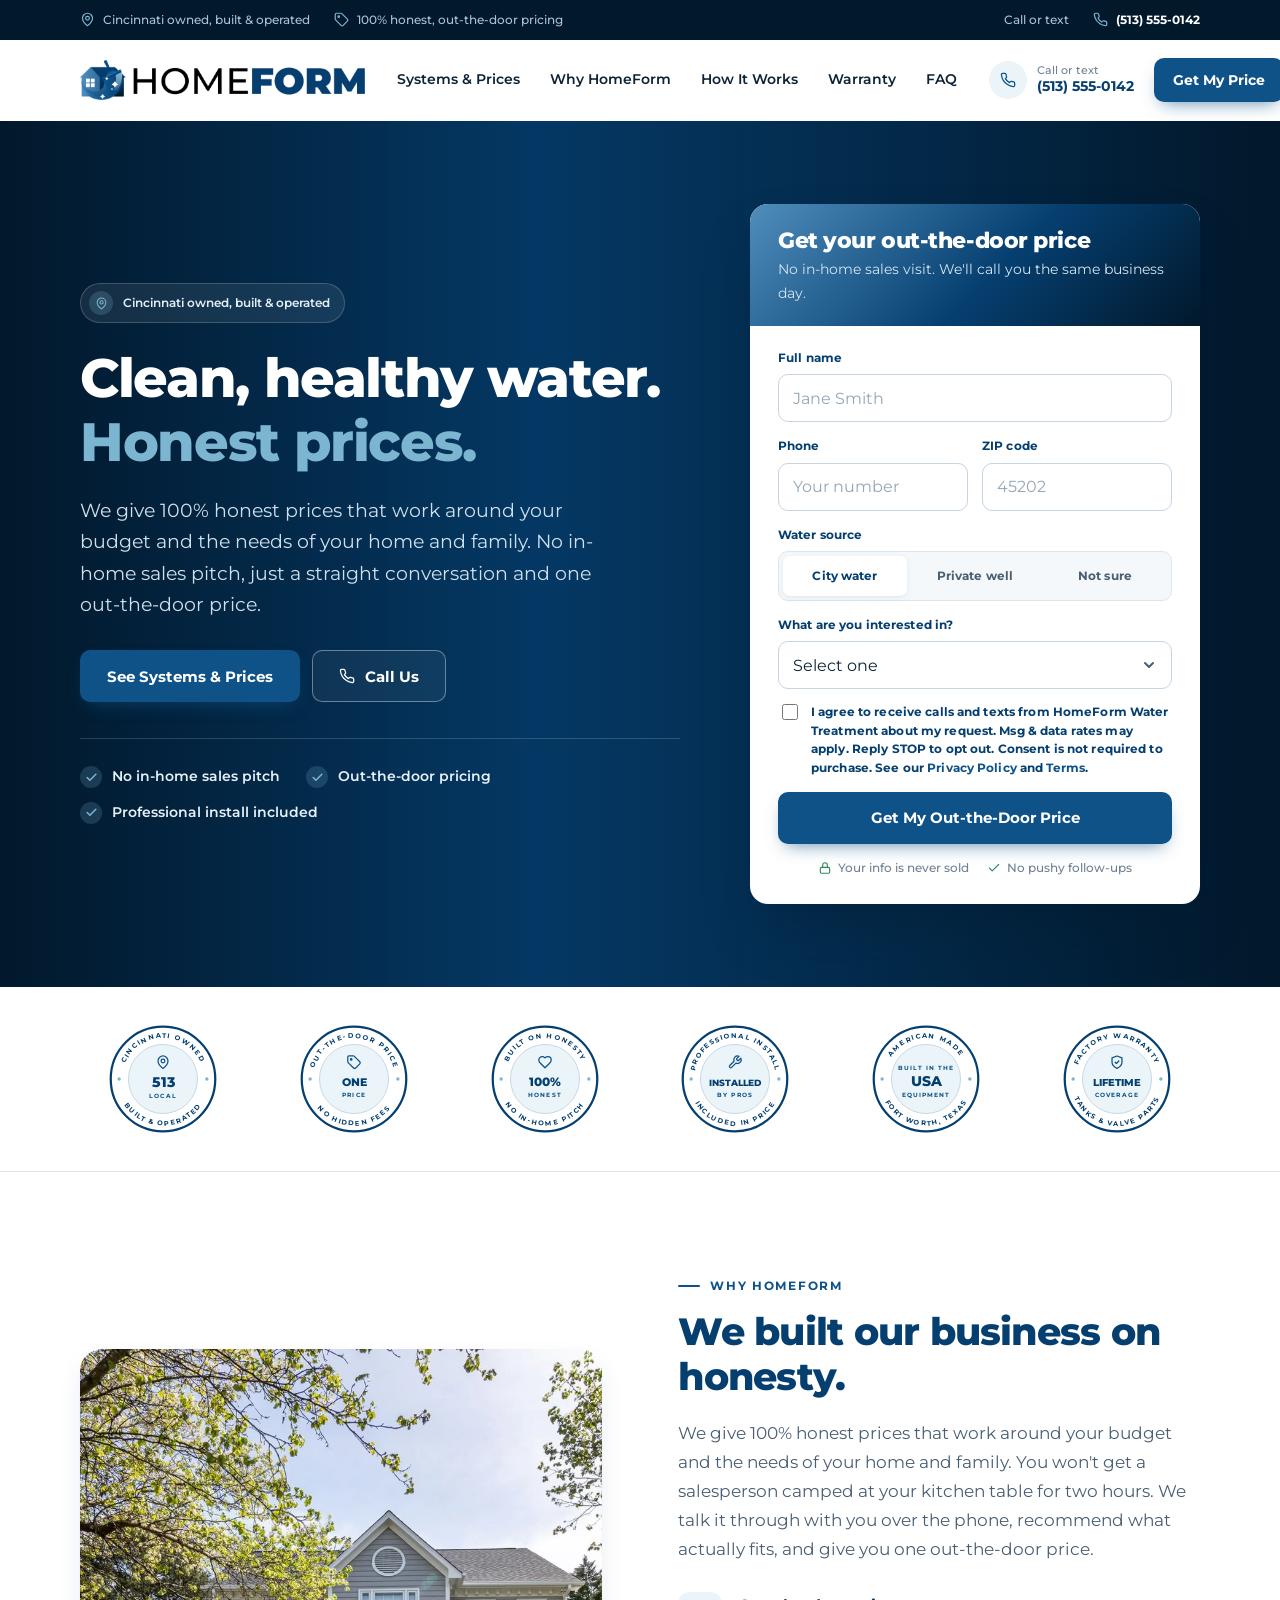
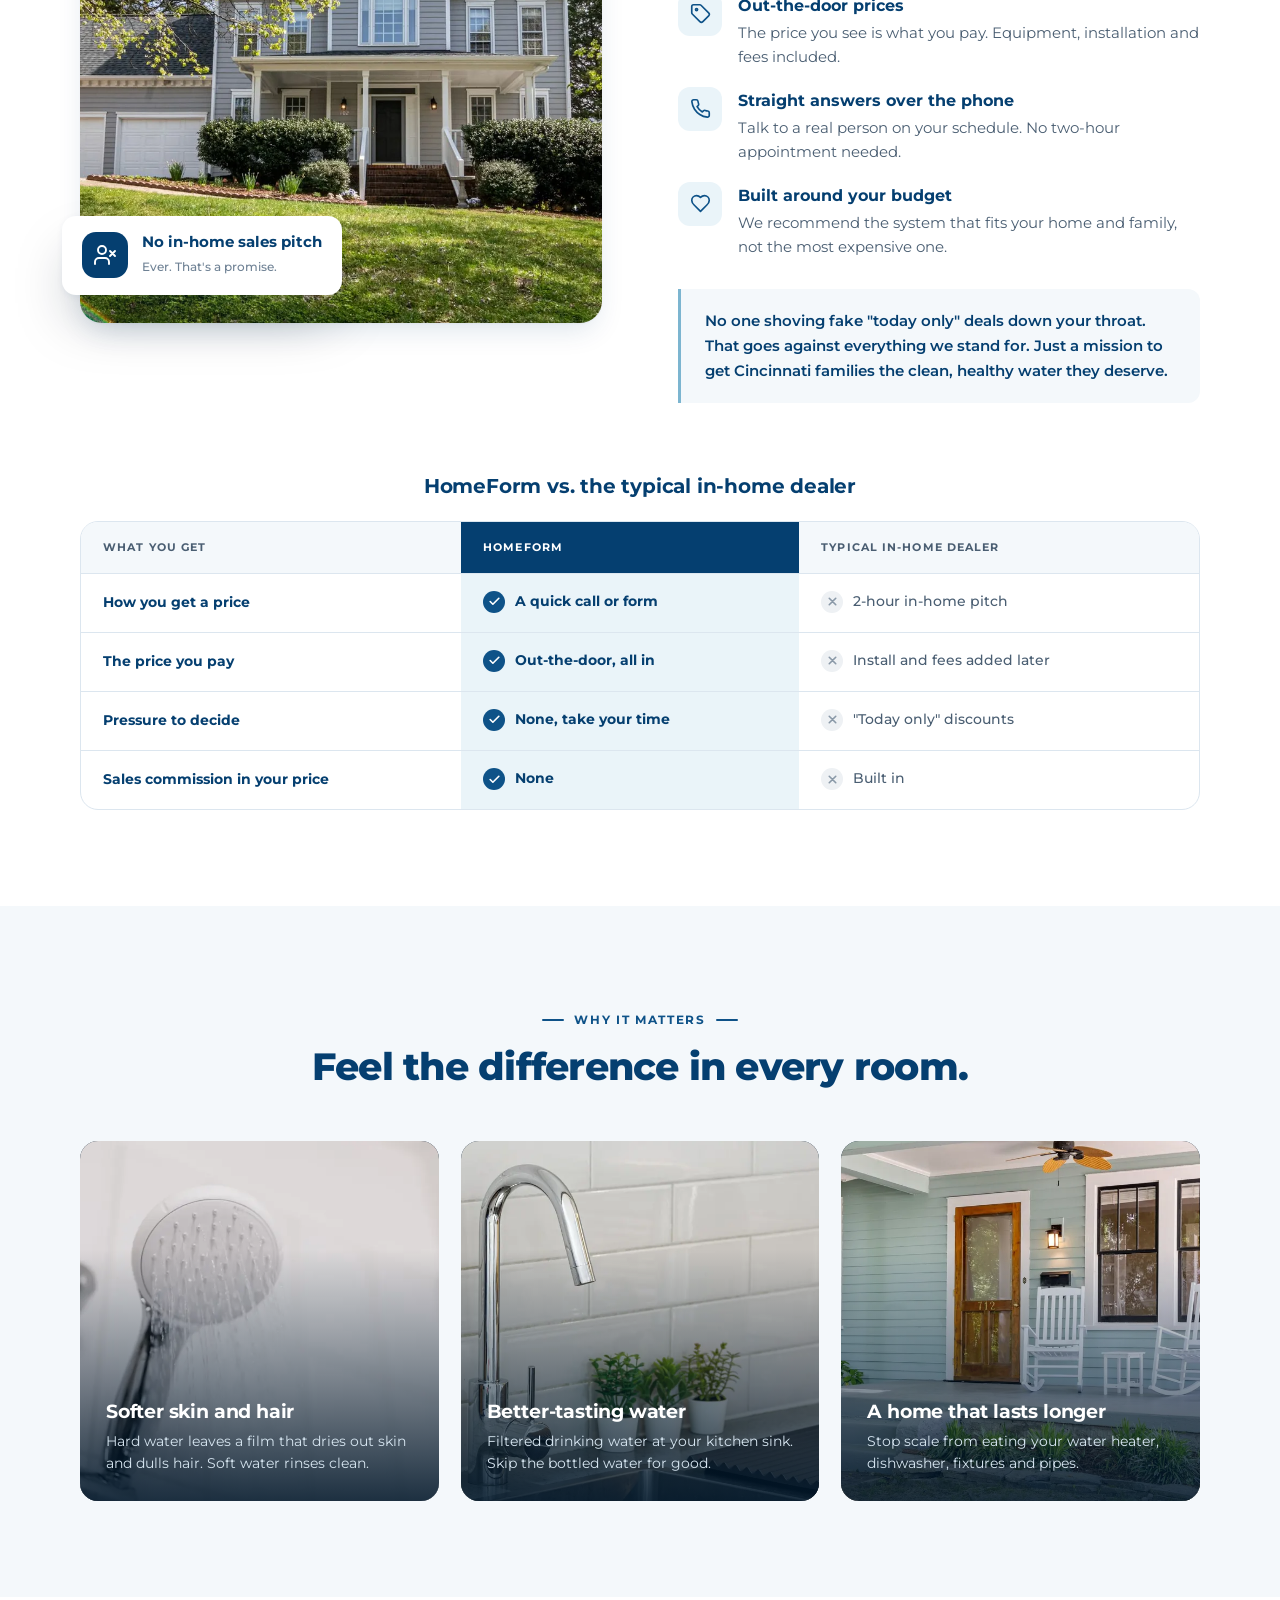
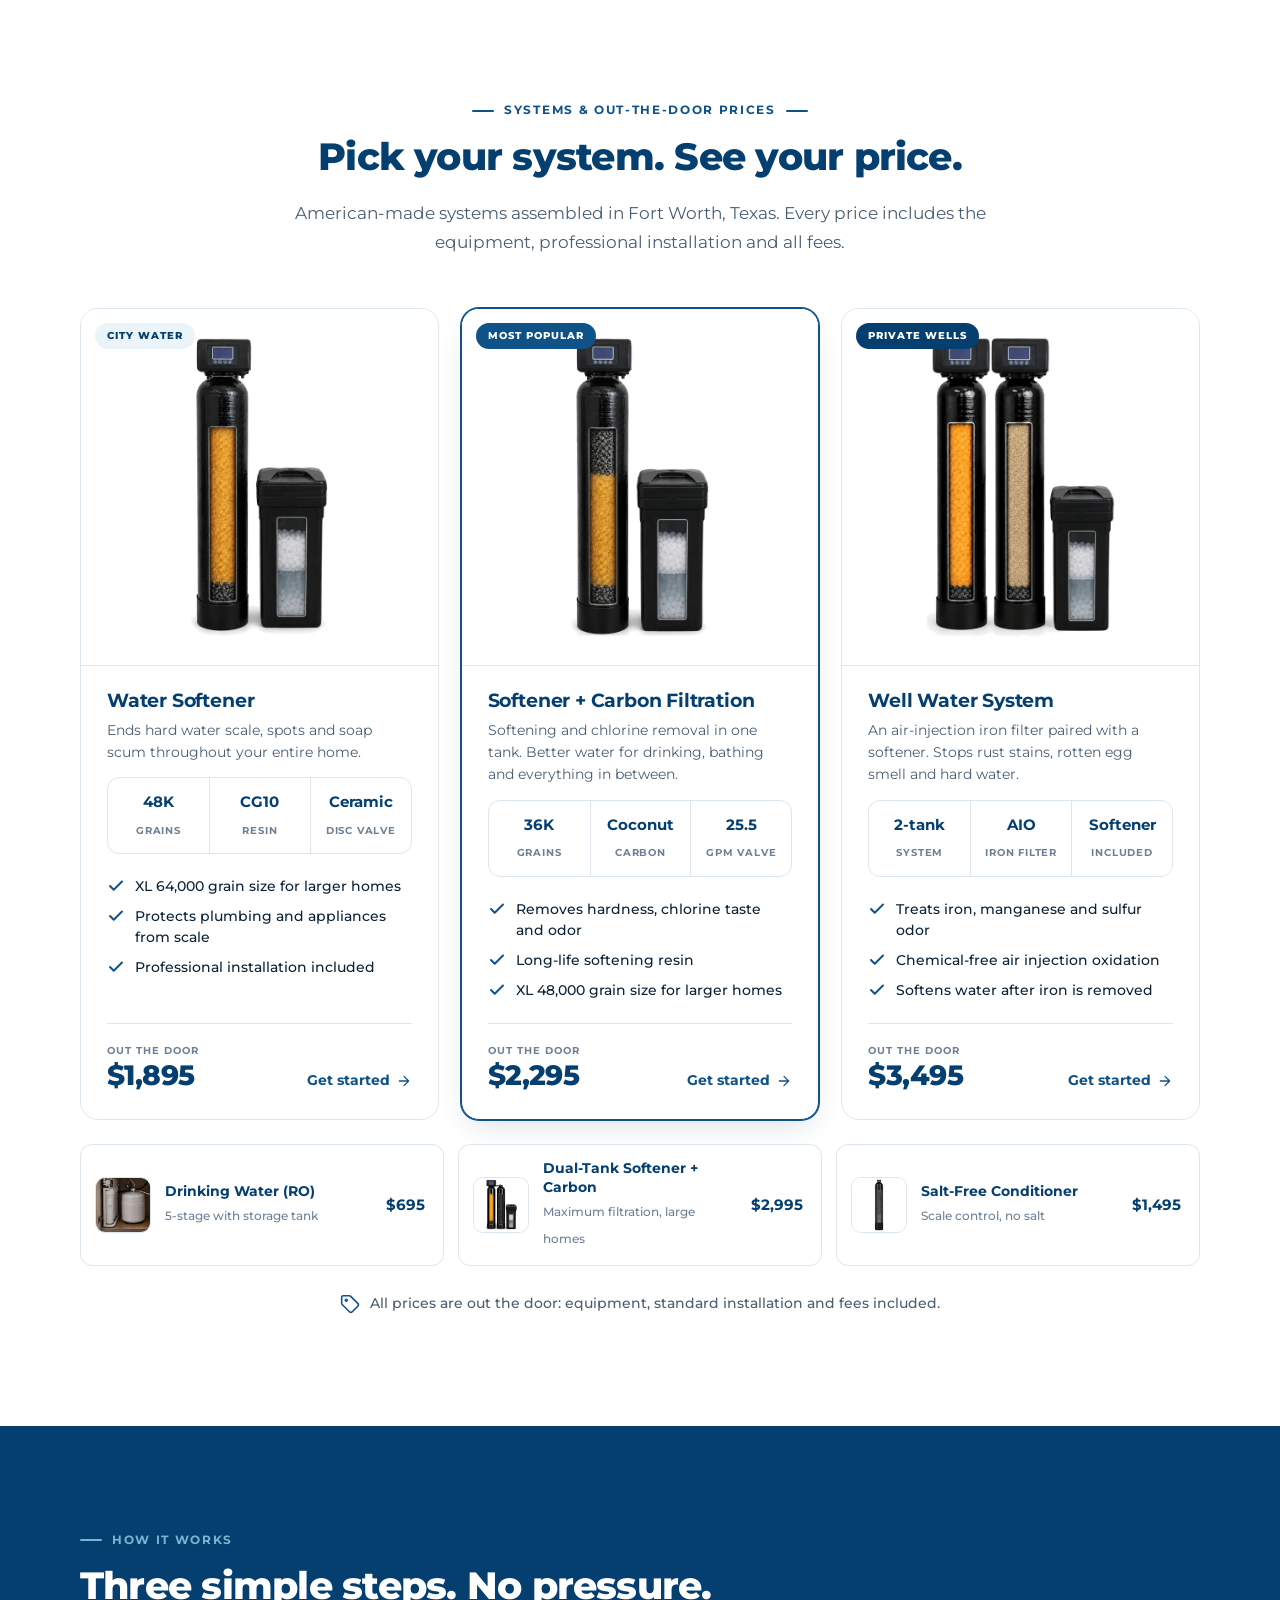
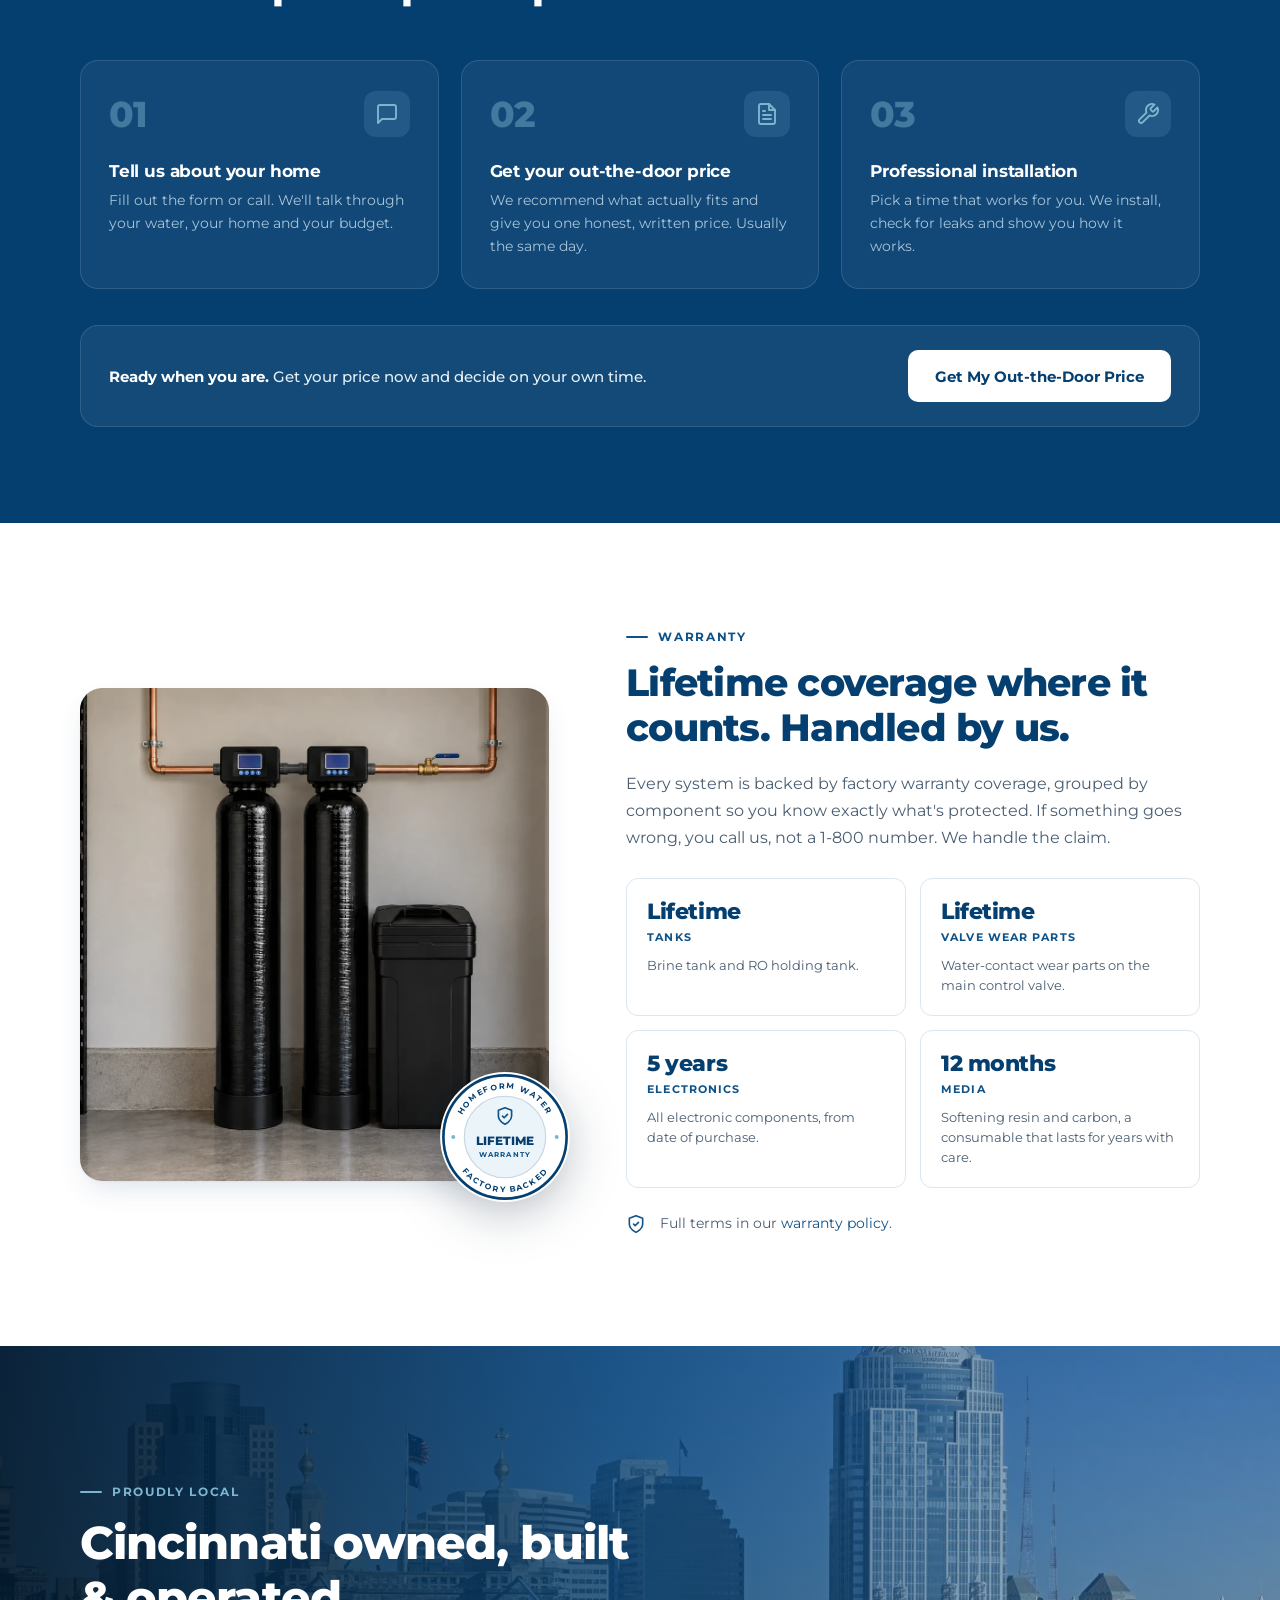
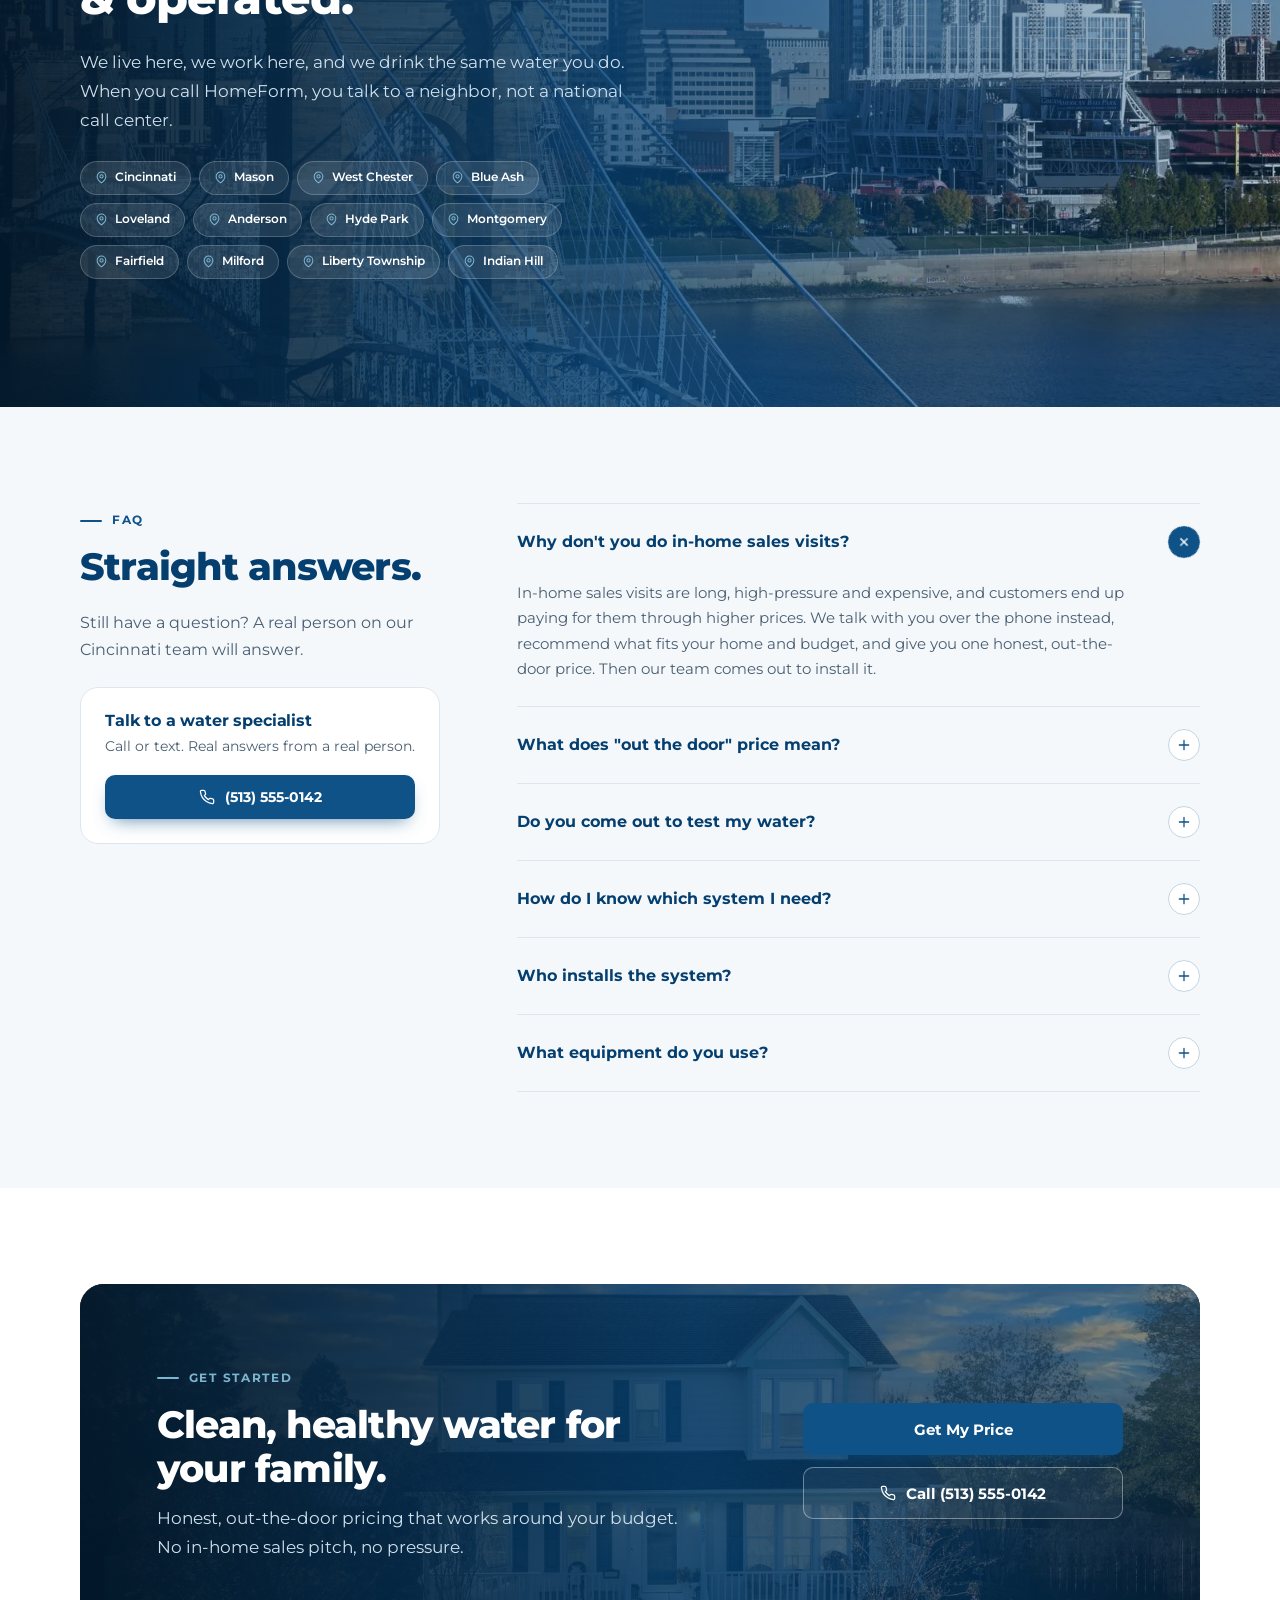
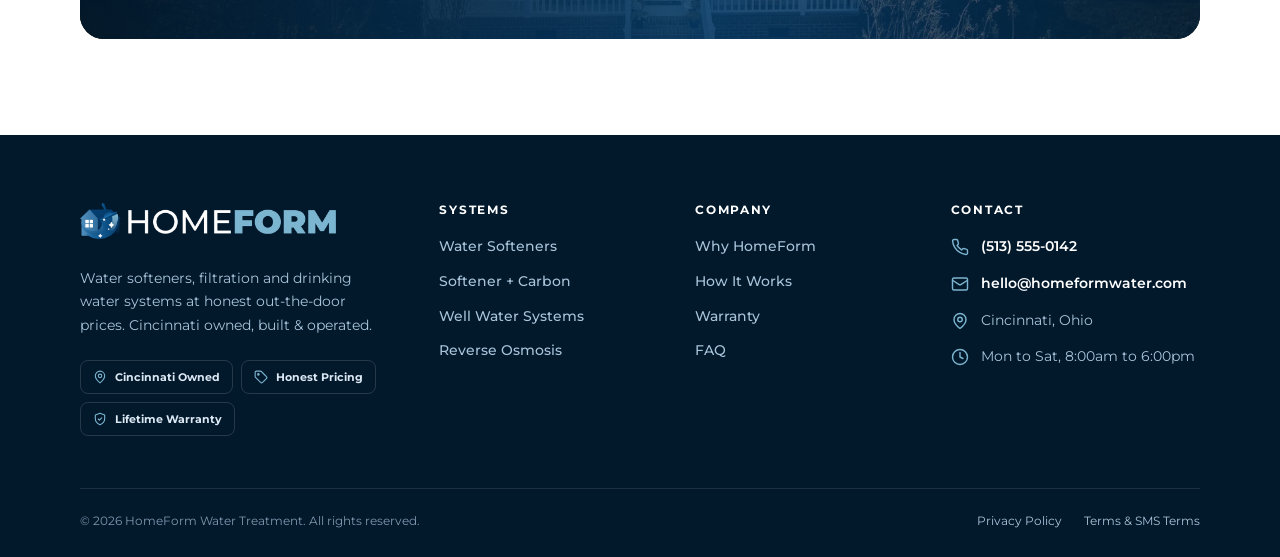
<file: index.html>
<!doctype html>
<html lang="en">
<head>
  <meta charset="utf-8">
  <meta name="viewport" content="width=device-width, initial-scale=1">
  <title>HomeForm Water Treatment | Water Softeners in Cincinnati, Out-the-Door Pricing</title>
  <meta name="description" content="Cincinnati owned, built and operated. Water softeners, well water systems and drinking water systems with 100% honest, out-the-door prices. No in-home sales pitch. Professional installation.">
  <meta name="theme-color" content="#053F70">
  <link rel="icon" href="assets/img/brand/favicon-64.png" type="image/png">
  <link rel="apple-touch-icon" href="assets/img/brand/apple-touch-icon.png">
  <meta property="og:title" content="HomeForm Water Treatment | Cincinnati">
  <meta property="og:description" content="Clean, healthy water at 100% honest, out-the-door prices. No in-home sales pitch.">
  <meta property="og:type" content="website">
  <meta property="og:image" content="assets/img/photos/cincinnati-skyline.webp">
  <link rel="preconnect" href="https://fonts.googleapis.com">
  <link rel="preconnect" href="https://fonts.gstatic.com" crossorigin>
  <link href="https://fonts.googleapis.com/css2?family=Montserrat:wght@400;500;600;700;800&display=swap" rel="stylesheet">
  <link rel="stylesheet" href="assets/css/styles.css">
  <script type="application/ld+json">
  {
    "@context": "https://schema.org",
    "@type": "HomeAndConstructionBusiness",
    "name": "HomeForm Water Treatment",
    "telephone": "+1-513-555-0142",
    "email": "hello@homeformwater.com",
    "areaServed": "Greater Cincinnati, Ohio",
    "address": { "@type": "PostalAddress", "addressLocality": "Cincinnati", "addressRegion": "OH", "addressCountry": "US" }
  }
  </script>
</head>
<body class="has-mobile-bar">

<!-- Icon sprite -->
<svg width="0" height="0" style="position:absolute" aria-hidden="true">
  <defs>
    <path id="arc-top" d="M 16 60 A 44 44 0 0 1 104 60"/>
    <path id="arc-bot" d="M 10 60 A 50 50 0 0 0 110 60"/>
  </defs>
  <symbol id="i-phone" viewBox="0 0 24 24"><path d="M22 16.92v3a2 2 0 0 1-2.18 2 19.79 19.79 0 0 1-8.63-3.07 19.5 19.5 0 0 1-6-6 19.79 19.79 0 0 1-3.07-8.67A2 2 0 0 1 4.11 2h3a2 2 0 0 1 2 1.72c.13.96.36 1.9.7 2.81a2 2 0 0 1-.45 2.11L8.09 9.910a16 16 0 0 0 6 6l1.27-1.27a2 2 0 0 1 2.11-.45c.91.34 1.85.57 2.81.7A2 2 0 0 1 22 16.92z"/></symbol>
  <symbol id="i-check" viewBox="0 0 24 24"><path d="M20 6 9 17l-5-5"/></symbol>
  <symbol id="i-x" viewBox="0 0 24 24"><path d="M18 6 6 18M6 6l12 12"/></symbol>
  <symbol id="i-plus" viewBox="0 0 24 24"><path d="M12 5v14M5 12h14"/></symbol>
  <symbol id="i-arrow" viewBox="0 0 24 24"><path d="M5 12h14M12 5l7 7-7 7"/></symbol>
  <symbol id="i-menu" viewBox="0 0 24 24"><path d="M4 7h16M4 12h16M4 17h16"/></symbol>
  <symbol id="i-shield" viewBox="0 0 24 24"><path d="M12 22s8-4 8-10V5l-8-3-8 3v7c0 6 8 10 8 10z"/><path d="m9 12 2 2 4-4"/></symbol>
  <symbol id="i-lock" viewBox="0 0 24 24"><rect x="4" y="11" width="16" height="10" rx="2"/><path d="M8 11V7a4 4 0 0 1 8 0v4"/></symbol>
  <symbol id="i-pin" viewBox="0 0 24 24"><path d="M20 10c0 6-8 12-8 12s-8-6-8-12a8 8 0 0 1 16 0z"/><circle cx="12" cy="10" r="3"/></symbol>
  <symbol id="i-clock" viewBox="0 0 24 24"><circle cx="12" cy="12" r="10"/><path d="M12 6v6l4 2"/></symbol>
  <symbol id="i-mail" viewBox="0 0 24 24"><rect x="2" y="4" width="20" height="16" rx="2"/><path d="m22 7-8.97 5.7a1.94 1.94 0 0 1-2.06 0L2 7"/></symbol>
  <symbol id="i-home" viewBox="0 0 24 24"><path d="m3 9 9-7 9 7v11a2 2 0 0 1-2 2H5a2 2 0 0 1-2-2z"/><path d="M9 22V12h6v10"/></symbol>
  <symbol id="i-file" viewBox="0 0 24 24"><path d="M14 2H6a2 2 0 0 0-2 2v16a2 2 0 0 0 2 2h12a2 2 0 0 0 2-2V8z"/><path d="M14 2v6h6M16 13H8M16 17H8M10 9H8"/></symbol>
  <symbol id="i-wrench" viewBox="0 0 24 24"><path d="M14.7 6.3a1 1 0 0 0 0 1.4l1.6 1.6a1 1 0 0 0 1.4 0l3.77-3.77a6 6 0 0 1-7.94 7.94l-6.91 6.91a2.12 2.12 0 0 1-3-3l6.91-6.91a6 6 0 0 1 7.94-7.940l-3.76 3.76z"/></symbol>
  <symbol id="i-chat" viewBox="0 0 24 24"><path d="M21 15a2 2 0 0 1-2 2H7l-4 4V5a2 2 0 0 1 2-2h14a2 2 0 0 1 2 2z"/></symbol>
  <symbol id="i-tag" viewBox="0 0 24 24"><path d="M12.59 2.59A2 2 0 0 0 11.17 2H4a2 2 0 0 0-2 2v7.17a2 2 0 0 0 .59 1.42l8.7 8.7a2.43 2.43 0 0 0 3.42 0l6.58-6.58a2.43 2.43 0 0 0 0-3.42z"/><circle cx="7.5" cy="7.5" r="1.2"/></symbol>
  <symbol id="i-monitor" viewBox="0 0 24 24"><rect x="2" y="3" width="20" height="14" rx="2"/><path d="M8 21h8M12 17v4"/></symbol>
  <symbol id="i-user-x" viewBox="0 0 24 24"><path d="M16 21v-2a4 4 0 0 0-4-4H6a4 4 0 0 0-4 4v2"/><circle cx="9" cy="7" r="4"/><path d="m17 8 5 5M22 8l-5 5"/></symbol>
  <symbol id="i-heart" viewBox="0 0 24 24"><path d="M19 14c1.49-1.46 3-3.21 3-5.5A5.5 5.5 0 0 0 16.5 3c-1.76 0-3 .5-4.5 2-1.5-1.5-2.74-2-4.5-2A5.5 5.5 0 0 0 2 8.5c0 2.3 1.5 4.05 3 5.5l7 7z"/></symbol>
  <symbol id="i-external" viewBox="0 0 24 24"><path d="M15 3h6v6M10 14 21 3M18 13v6a2 2 0 0 1-2 2H5a2 2 0 0 1-2-2V8a2 2 0 0 1 2-2h6"/></symbol>
</svg>

<a class="skip-link" href="./" data-section="main">Skip to content</a>

<!-- Top bar -->
<div class="topbar">
  <div class="wrap">
    <div class="topbar-items">
      <span class="topbar-item hide-sm"><svg class="icon"><use href="#i-pin"/></svg>Cincinnati owned, built &amp; operated</span>
      <span class="topbar-item hide-sm"><svg class="icon"><use href="#i-tag"/></svg>100% honest, out-the-door pricing</span>
    </div>
    <div class="topbar-items">
      <span class="topbar-item hide-sm">Call or text</span>
      <a class="topbar-item" href="tel:+15135550142"><svg class="icon"><use href="#i-phone"/></svg>(513) 555-0142</a>
    </div>
  </div>
</div>

<!-- Header -->
<header class="header">
  <div class="wrap">
    <a class="logo" href="./" aria-label="HomeForm Water Treatment home">
      <img src="assets/img/brand/homeform-logo.png" alt="HomeForm" width="854" height="120">
    </a>
    <nav class="nav" aria-label="Primary">
      <a href="./" data-section="systems">Systems &amp; Prices</a>
      <a href="./" data-section="why">Why HomeForm</a>
      <a href="./" data-section="process">How It Works</a>
      <a href="./" data-section="warranty">Warranty</a>
      <a href="./" data-section="faq">FAQ</a>
      <a class="btn btn-primary btn-sm" href="./" data-section="quote">Get My Price</a>
    </nav>
    <div class="header-actions">
      <a class="header-phone" href="tel:+15135550142">
        <span class="header-phone-icon"><svg class="icon icon-sm"><use href="#i-phone"/></svg></span>
        <span class="header-phone-text"><small>Call or text</small><strong>(513) 555-0142</strong></span>
      </a>
      <a class="btn btn-primary btn-sm" href="./" data-section="quote">Get My Price</a>
    </div>
    <button class="menu-toggle" type="button" aria-label="Open menu" aria-expanded="false"><svg class="icon"><use href="#i-menu"/></svg></button>
  </div>
</header>

<main id="main" tabindex="-1">

  <!-- Hero -->
  <section class="hero" aria-labelledby="hero-title">
    <video class="hero-video" autoplay muted loop playsinline preload="metadata" aria-hidden="true">
      <source src="assets/video/hero.mp4" type="video/mp4">
    </video>
    <div class="wrap">
      <div class="hero-copy">
        <div class="hero-kicker"><span class="dot"><svg class="icon"><use href="#i-pin"/></svg></span>Cincinnati owned, built &amp; operated</div>
        <h1 id="hero-title">Clean, healthy water. <span>Honest prices.</span></h1>
        <p class="hero-lead">We give 100% honest prices that work around your budget and the needs of your home and family. No in-home sales pitch, just a straight conversation and one out-the-door price.</p>
        <div class="hero-actions">
          <a class="btn btn-primary" href="./" data-section="systems">See Systems &amp; Prices</a>
          <a class="btn btn-ghost-light" href="tel:+15135550142"><svg class="icon icon-sm"><use href="#i-phone"/></svg>Call Us</a>
        </div>
        <ul class="hero-points">
          <li><span class="tick"><svg class="icon"><use href="#i-check"/></svg></span>No in-home sales pitch</li>
          <li><span class="tick"><svg class="icon"><use href="#i-check"/></svg></span>Out-the-door pricing</li>
          <li><span class="tick"><svg class="icon"><use href="#i-check"/></svg></span>Professional install included</li>
        </ul>
      </div>

      <div class="form-card" id="quote">
        <div class="form-card-head">
          <h2>Get your out-the-door price</h2>
          <p>No in-home sales visit. We'll call you the same business day.</p>
        </div>
        <div class="form-card-body">
          <form data-lead-form novalidate>
            <div class="form-grid">
              <div class="field full">
                <label for="f-name">Full name</label>
                <input id="f-name" name="name" type="text" autocomplete="name" placeholder="Jane Smith" required>
              </div>
              <div class="field">
                <label for="f-phone">Phone</label>
                <input id="f-phone" name="phone" type="tel" autocomplete="tel" placeholder="Your number" required>
              </div>
              <div class="field">
                <label for="f-zip">ZIP code</label>
                <input id="f-zip" name="zip" type="text" inputmode="numeric" autocomplete="postal-code" pattern="[0-9]{5}" maxlength="5" placeholder="45202" required>
              </div>
              <div class="field full">
                <span class="label" id="source-label">Water source</span>
                <div class="segmented" role="radiogroup" aria-labelledby="source-label">
                  <input type="radio" id="src-city" name="water_source" value="city" checked><label for="src-city">City water</label>
                  <input type="radio" id="src-well" name="water_source" value="well"><label for="src-well">Private well</label>
                  <input type="radio" id="src-unsure" name="water_source" value="unsure"><label for="src-unsure">Not sure</label>
                </div>
              </div>
              <div class="field full">
                <label for="f-system">What are you interested in?</label>
                <select id="f-system" name="system" required>
                  <option value="" selected disabled>Select one</option>
                  <option>Water softener</option>
                  <option>Softener + carbon filtration</option>
                  <option>Well water system</option>
                  <option>Drinking water system (RO)</option>
                  <option>Not sure, help me choose</option>
                </select>
              </div>
              <div class="field full">
                <label class="consent">
                  <input type="checkbox" name="sms_consent">
                  <span>I agree to receive calls and texts from HomeForm Water Treatment about my request. Msg &amp; data rates may apply. Reply STOP to opt out. Consent is not required to purchase. See our <a href="privacy/">Privacy Policy</a> and <a href="terms/">Terms</a>.</span>
                </label>
              </div>
              <div class="field full">
                <button class="btn btn-primary btn-block" type="submit">Get My Out-the-Door Price</button>
              </div>
            </div>
            <div class="form-foot">
              <span><svg class="icon"><use href="#i-lock"/></svg>Your info is never sold</span>
              <span><svg class="icon"><use href="#i-check"/></svg>No pushy follow-ups</span>
            </div>
          </form>
        </div>
        <div class="form-success" role="status" aria-live="polite">
          <div class="icon-wrap"><svg class="icon icon-lg"><use href="#i-check"/></svg></div>
          <h3>Request received</h3>
          <p>Thanks! We'll reach out today with your out-the-door price. Questions in the meantime? Call or text <a href="tel:+15135550142">(513) 555-0142</a>.</p>
        </div>
      </div>
    </div>
  </section>

  <!-- Trust seals -->
  <section class="trust" aria-label="Why homeowners choose HomeForm">
    <div class="wrap">
      <div class="seals">

        <svg class="seal" viewBox="0 0 120 120" role="img" aria-label="Cincinnati owned, built and operated">
          <circle class="ring-outer" cx="60" cy="60" r="56"/><circle class="core" cx="60" cy="60" r="37"/><circle class="ring-inner" cx="60" cy="60" r="37"/>
          <text class="ring-text"><textPath href="#arc-top" startOffset="50%" text-anchor="middle">CINCINNATI OWNED</textPath></text>
          <text class="ring-text"><textPath href="#arc-bot" startOffset="50%" text-anchor="middle">BUILT &amp; OPERATED</textPath></text>
          <circle class="dotc" cx="13" cy="60" r="1.8"/><circle class="dotc" cx="107" cy="60" r="1.8"/>
          <use href="#i-pin" x="52" y="34" width="16" height="16" fill="none" stroke="#0E5288" stroke-width="2" stroke-linecap="round" stroke-linejoin="round"/>
          <text class="big" x="60" y="69" font-size="15" text-anchor="middle">513</text>
          <text class="small" x="60" y="80" text-anchor="middle">LOCAL</text>
        </svg>

        <svg class="seal" viewBox="0 0 120 120" role="img" aria-label="Out-the-door pricing, no hidden fees">
          <circle class="ring-outer" cx="60" cy="60" r="56"/><circle class="core" cx="60" cy="60" r="37"/><circle class="ring-inner" cx="60" cy="60" r="37"/>
          <text class="ring-text"><textPath href="#arc-top" startOffset="50%" text-anchor="middle">OUT-THE-DOOR PRICE</textPath></text>
          <text class="ring-text"><textPath href="#arc-bot" startOffset="50%" text-anchor="middle">NO HIDDEN FEES</textPath></text>
          <circle class="dotc" cx="13" cy="60" r="1.8"/><circle class="dotc" cx="107" cy="60" r="1.8"/>
          <use href="#i-tag" x="52" y="34" width="16" height="16" fill="none" stroke="#0E5288" stroke-width="2" stroke-linecap="round" stroke-linejoin="round"/>
          <text class="big" x="60" y="68" font-size="12" text-anchor="middle">ONE</text>
          <text class="small" x="60" y="79" text-anchor="middle">PRICE</text>
        </svg>

        <svg class="seal" viewBox="0 0 120 120" role="img" aria-label="Built on honesty, no in-home sales pitch">
          <circle class="ring-outer" cx="60" cy="60" r="56"/><circle class="core" cx="60" cy="60" r="37"/><circle class="ring-inner" cx="60" cy="60" r="37"/>
          <text class="ring-text"><textPath href="#arc-top" startOffset="50%" text-anchor="middle">BUILT ON HONESTY</textPath></text>
          <text class="ring-text"><textPath href="#arc-bot" startOffset="50%" text-anchor="middle">NO IN-HOME PITCH</textPath></text>
          <circle class="dotc" cx="13" cy="60" r="1.8"/><circle class="dotc" cx="107" cy="60" r="1.8"/>
          <use href="#i-heart" x="52" y="34" width="16" height="16" fill="none" stroke="#0E5288" stroke-width="2" stroke-linecap="round" stroke-linejoin="round"/>
          <text class="big" x="60" y="68" font-size="13" text-anchor="middle">100%</text>
          <text class="small" x="60" y="79" text-anchor="middle">HONEST</text>
        </svg>

        <svg class="seal" viewBox="0 0 120 120" role="img" aria-label="Professional installation included">
          <circle class="ring-outer" cx="60" cy="60" r="56"/><circle class="core" cx="60" cy="60" r="37"/><circle class="ring-inner" cx="60" cy="60" r="37"/>
          <text class="ring-text"><textPath href="#arc-top" startOffset="50%" text-anchor="middle">PROFESSIONAL INSTALL</textPath></text>
          <text class="ring-text"><textPath href="#arc-bot" startOffset="50%" text-anchor="middle">INCLUDED IN PRICE</textPath></text>
          <circle class="dotc" cx="13" cy="60" r="1.8"/><circle class="dotc" cx="107" cy="60" r="1.8"/>
          <use href="#i-wrench" x="52" y="34" width="16" height="16" fill="none" stroke="#0E5288" stroke-width="2" stroke-linecap="round" stroke-linejoin="round"/>
          <text class="big" x="60" y="68" font-size="9.5" text-anchor="middle">INSTALLED</text>
          <text class="small" x="60" y="79" text-anchor="middle">BY PROS</text>
        </svg>

        <svg class="seal" viewBox="0 0 120 120" role="img" aria-label="American made equipment, Fort Worth, Texas">
          <circle class="ring-outer" cx="60" cy="60" r="56"/><circle class="core" cx="60" cy="60" r="37"/><circle class="ring-inner" cx="60" cy="60" r="37"/>
          <text class="ring-text"><textPath href="#arc-top" startOffset="50%" text-anchor="middle">AMERICAN MADE</textPath></text>
          <text class="ring-text"><textPath href="#arc-bot" startOffset="50%" text-anchor="middle">FORT WORTH, TEXAS</textPath></text>
          <circle class="dotc" cx="13" cy="60" r="1.8"/><circle class="dotc" cx="107" cy="60" r="1.8"/>
          <text class="small" x="60" y="50" text-anchor="middle">BUILT IN THE</text>
          <text class="big" x="60" y="68" font-size="15" text-anchor="middle">USA</text>
          <text class="small" x="60" y="79" text-anchor="middle">EQUIPMENT</text>
        </svg>

        <svg class="seal" viewBox="0 0 120 120" role="img" aria-label="Lifetime warranty on tanks and valve parts">
          <circle class="ring-outer" cx="60" cy="60" r="56"/><circle class="core" cx="60" cy="60" r="37"/><circle class="ring-inner" cx="60" cy="60" r="37"/>
          <text class="ring-text"><textPath href="#arc-top" startOffset="50%" text-anchor="middle">FACTORY WARRANTY</textPath></text>
          <text class="ring-text"><textPath href="#arc-bot" startOffset="50%" text-anchor="middle">TANKS &amp; VALVE PARTS</textPath></text>
          <circle class="dotc" cx="13" cy="60" r="1.8"/><circle class="dotc" cx="107" cy="60" r="1.8"/>
          <use href="#i-shield" x="52" y="34" width="16" height="16" fill="none" stroke="#0E5288" stroke-width="2" stroke-linecap="round" stroke-linejoin="round"/>
          <text class="big" x="60" y="68" font-size="10.5" text-anchor="middle">LIFETIME</text>
          <text class="small" x="60" y="79" text-anchor="middle">COVERAGE</text>
        </svg>

      </div>
    </div>
  </section>

  <!-- Why online -->
  <section class="section" id="why">
    <div class="wrap why">
      <div class="why-media reveal">
        <img src="assets/img/photos/ohio-home.webp" alt="A two-story home with a green front lawn in suburban Ohio" width="1400" height="934" loading="lazy">
        <div class="why-badge">
          <div class="icon-tile"><svg class="icon"><use href="#i-user-x"/></svg></div>
          <div><strong>No in-home sales pitch</strong><span>Ever. That's a promise.</span></div>
        </div>
      </div>
      <div class="why-copy reveal">
        <span class="eyebrow">Why HomeForm</span>
        <h2>We built our business on honesty.</h2>
        <p>We give 100% honest prices that work around your budget and the needs of your home and family. You won't get a salesperson camped at your kitchen table for two hours. We talk it through with you over the phone, recommend what actually fits, and give you one out-the-door price.</p>
        <ul class="why-list">
          <li><div class="icon-tile"><svg class="icon"><use href="#i-tag"/></svg></div><div><strong>Out-the-door prices</strong><p>The price you see is what you pay. Equipment, installation and fees included.</p></div></li>
          <li><div class="icon-tile"><svg class="icon"><use href="#i-phone"/></svg></div><div><strong>Straight answers over the phone</strong><p>Talk to a real person on your schedule. No two-hour appointment needed.</p></div></li>
          <li><div class="icon-tile"><svg class="icon"><use href="#i-heart"/></svg></div><div><strong>Built around your budget</strong><p>We recommend the system that fits your home and family, not the most expensive one.</p></div></li>
        </ul>
        <blockquote class="values-quote">No one shoving fake "today only" deals down your throat. That goes against everything we stand for. Just a mission to get Cincinnati families the clean, healthy water they deserve.</blockquote>
      </div>
    </div>

    <div class="wrap compare-wrap reveal">
      <h3 class="compare-title">HomeForm vs. the typical in-home dealer</h3>
      <table class="compare">
        <thead>
          <tr><th scope="col">What you get</th><th scope="col" class="us">HomeForm</th><th scope="col">Typical in-home dealer</th></tr>
        </thead>
        <tbody>
          <tr><td>How you get a price</td><td class="us"><span class="cell"><span class="mark yes"><svg class="icon"><use href="#i-check"/></svg></span>A quick call or form</span></td><td class="them"><span class="cell"><span class="mark no"><svg class="icon"><use href="#i-x"/></svg></span>2-hour in-home pitch</span></td></tr>
          <tr><td>The price you pay</td><td class="us"><span class="cell"><span class="mark yes"><svg class="icon"><use href="#i-check"/></svg></span>Out-the-door, all in</span></td><td class="them"><span class="cell"><span class="mark no"><svg class="icon"><use href="#i-x"/></svg></span>Install and fees added later</span></td></tr>
          <tr><td>Pressure to decide</td><td class="us"><span class="cell"><span class="mark yes"><svg class="icon"><use href="#i-check"/></svg></span>None, take your time</span></td><td class="them"><span class="cell"><span class="mark no"><svg class="icon"><use href="#i-x"/></svg></span>"Today only" discounts</span></td></tr>
          <tr><td>Sales commission in your price</td><td class="us"><span class="cell"><span class="mark yes"><svg class="icon"><use href="#i-check"/></svg></span>None</span></td><td class="them"><span class="cell"><span class="mark no"><svg class="icon"><use href="#i-x"/></svg></span>Built in</span></td></tr>
        </tbody>
      </table>
    </div>
  </section>

  <!-- Benefits -->
  <section class="section section-fog" id="benefits">
    <div class="wrap">
      <div class="section-head center reveal">
        <span class="eyebrow">Why it matters</span>
        <h2>Feel the difference in every room.</h2>
      </div>
      <div class="grid-3 m-scroll">
        <article class="photo-card reveal">
          <img src="assets/img/photos/shower.webp" alt="Shower head with water running" width="1000" height="667" loading="lazy">
          <div class="photo-card-body"><h3>Softer skin and hair</h3><p>Hard water leaves a film that dries out skin and dulls hair. Soft water rinses clean.</p></div>
        </article>
        <article class="photo-card reveal">
          <img src="assets/img/photos/kitchen-faucet.webp" alt="Chrome kitchen faucet in a bright white kitchen" width="1000" height="667" loading="lazy">
          <div class="photo-card-body"><h3>Better-tasting water</h3><p>Filtered drinking water at your kitchen sink. Skip the bottled water for good.</p></div>
        </article>
        <article class="photo-card reveal">
          <img src="assets/img/photos/front-porch.webp" alt="Front porch of a light blue house with white rocking chairs" width="1000" height="667" loading="lazy">
          <div class="photo-card-body"><h3>A home that lasts longer</h3><p>Stop scale from eating your water heater, dishwasher, fixtures and pipes.</p></div>
        </article>
      </div>
      <p class="swipe-hint" aria-hidden="true">Swipe <svg class="icon"><use href="#i-arrow"/></svg></p>
    </div>
  </section>

  <!-- Systems & prices -->
  <section class="section" id="systems">
    <div class="wrap">
      <div class="section-head center reveal">
        <span class="eyebrow">Systems &amp; out-the-door prices</span>
        <h2>Pick your system. See your price.</h2>
        <p>American-made systems assembled in Fort Worth, Texas. Every price includes the equipment, professional installation and all fees.</p>
      </div>
      <div class="grid-3 m-scroll">

        <article class="system-card reveal">
          <div class="system-media">
            <span class="ribbon light">City water</span>
            <img src="assets/img/products/softener.webp" alt="Whole-home water softener with brine tank" width="760" height="760" loading="lazy">
          </div>
          <div class="system-body">
            <h3>Water Softener</h3>
            <p>Ends hard water scale, spots and soap scum throughout your entire home.</p>
            <div class="spec-row">
              <div><strong>48K</strong><span>Grains</span></div>
              <div><strong>CG10</strong><span>Resin</span></div>
              <div><strong>Ceramic</strong><span>Disc valve</span></div>
            </div>
            <ul class="checklist">
              <li><svg class="icon"><use href="#i-check"/></svg>XL 64,000 grain size for larger homes</li>
              <li><svg class="icon"><use href="#i-check"/></svg>Protects plumbing and appliances from scale</li>
              <li><svg class="icon"><use href="#i-check"/></svg>Professional installation included</li>
            </ul>
            <div class="system-foot">
              <div class="price"><small>Out the door</small><strong>$1,895</strong></div>
              <a class="text-link" href="./" data-section="quote">Get started <svg class="icon icon-sm"><use href="#i-arrow"/></svg></a>
            </div>
          </div>
        </article>

        <article class="system-card featured reveal">
          <div class="system-media">
            <span class="ribbon blue">Most popular</span>
            <img src="assets/img/products/softener-carbon.webp" alt="Single-tank water softener with carbon filtration and brine tank" width="760" height="760" loading="lazy">
          </div>
          <div class="system-body">
            <h3>Softener + Carbon Filtration</h3>
            <p>Softening and chlorine removal in one tank. Better water for drinking, bathing and everything in between.</p>
            <div class="spec-row">
              <div><strong>36K</strong><span>Grains</span></div>
              <div><strong>Coconut</strong><span>Carbon</span></div>
              <div><strong>25.5</strong><span>GPM valve</span></div>
            </div>
            <ul class="checklist">
              <li><svg class="icon"><use href="#i-check"/></svg>Removes hardness, chlorine taste and odor</li>
              <li><svg class="icon"><use href="#i-check"/></svg>Long-life softening resin</li>
              <li><svg class="icon"><use href="#i-check"/></svg>XL 48,000 grain size for larger homes</li>
            </ul>
            <div class="system-foot">
              <div class="price"><small>Out the door</small><strong>$2,295</strong></div>
              <a class="text-link" href="./" data-section="quote">Get started <svg class="icon icon-sm"><use href="#i-arrow"/></svg></a>
            </div>
          </div>
        </article>

        <article class="system-card reveal">
          <div class="system-media">
            <span class="ribbon">Private wells</span>
            <img src="assets/img/products/well-system.webp" alt="Dual-tank well water iron filter and softener with brine tank" width="760" height="760" loading="lazy">
          </div>
          <div class="system-body">
            <h3>Well Water System</h3>
            <p>An air-injection iron filter paired with a softener. Stops rust stains, rotten egg smell and hard water.</p>
            <div class="spec-row">
              <div><strong>2-tank</strong><span>System</span></div>
              <div><strong>AIO</strong><span>Iron filter</span></div>
              <div><strong>Softener</strong><span>Included</span></div>
            </div>
            <ul class="checklist">
              <li><svg class="icon"><use href="#i-check"/></svg>Treats iron, manganese and sulfur odor</li>
              <li><svg class="icon"><use href="#i-check"/></svg>Chemical-free air injection oxidation</li>
              <li><svg class="icon"><use href="#i-check"/></svg>Softens water after iron is removed</li>
            </ul>
            <div class="system-foot">
              <div class="price"><small>Out the door</small><strong>$3,495</strong></div>
              <a class="text-link" href="./" data-section="quote">Get started <svg class="icon icon-sm"><use href="#i-arrow"/></svg></a>
            </div>
          </div>
        </article>
      </div>
      <p class="swipe-hint" aria-hidden="true">Swipe to compare <svg class="icon"><use href="#i-arrow"/></svg></p>

      <div class="addons">
        <div class="addon reveal"><img src="assets/img/products/reverse-osmosis.webp" alt="" width="760" height="760" loading="lazy"><div><strong>Drinking Water (RO)</strong><span>5-stage with storage tank</span></div><b>$695</b></div>
        <div class="addon reveal"><img src="assets/img/products/dual-tank.webp" alt="" width="760" height="760" loading="lazy"><div><strong>Dual-Tank Softener + Carbon</strong><span>Maximum filtration, large homes</span></div><b>$2,995</b></div>
        <div class="addon reveal"><img src="assets/img/products/salt-free.webp" alt="" width="760" height="760" loading="lazy"><div><strong>Salt-Free Conditioner</strong><span>Scale control, no salt</span></div><b>$1,495</b></div>
      </div>
      <p class="otd-note reveal"><svg class="icon"><use href="#i-tag"/></svg>All prices are out the door: equipment, standard installation and fees included.</p>
    </div>
  </section>

  <!-- Process -->
  <section class="section section-navy" id="process">
    <div class="wrap">
      <div class="section-head reveal">
        <span class="eyebrow">How it works</span>
        <h2>Three simple steps. No pressure.</h2>
      </div>
      <div class="steps">
        <div class="step reveal">
          <div class="step-num"><span>01</span><div class="icon-tile"><svg class="icon"><use href="#i-chat"/></svg></div></div>
          <h3>Tell us about your home</h3>
          <p>Fill out the form or call. We'll talk through your water, your home and your budget.</p>
        </div>
        <div class="step reveal">
          <div class="step-num"><span>02</span><div class="icon-tile"><svg class="icon"><use href="#i-file"/></svg></div></div>
          <h3>Get your out-the-door price</h3>
          <p>We recommend what actually fits and give you one honest, written price. Usually the same day.</p>
        </div>
        <div class="step reveal">
          <div class="step-num"><span>03</span><div class="icon-tile"><svg class="icon"><use href="#i-wrench"/></svg></div></div>
          <h3>Professional installation</h3>
          <p>Pick a time that works for you. We install, check for leaks and show you how it works.</p>
        </div>
      </div>
      <div class="process-cta reveal">
        <p><strong>Ready when you are.</strong> Get your price now and decide on your own time.</p>
        <a class="btn btn-white" href="./" data-section="quote">Get My Out-the-Door Price</a>
      </div>
    </div>
  </section>

  <!-- Warranty -->
  <section class="section" id="warranty">
    <div class="wrap warranty">
      <div class="warranty-media reveal">
        <img src="assets/img/photos/install-dual-tank.webp" alt="Professionally installed dual-tank water treatment system with copper plumbing" width="1146" height="1097" loading="lazy">
        <svg class="seal" viewBox="0 0 120 120" role="img" aria-label="Lifetime warranty seal">
          <circle cx="60" cy="60" r="59" fill="#fff"/>
          <circle class="ring-outer" cx="60" cy="60" r="56"/><circle class="core" cx="60" cy="60" r="37"/><circle class="ring-inner" cx="60" cy="60" r="37"/>
          <text class="ring-text"><textPath href="#arc-top" startOffset="50%" text-anchor="middle">HOMEFORM WATER</textPath></text>
          <text class="ring-text"><textPath href="#arc-bot" startOffset="50%" text-anchor="middle">FACTORY BACKED</textPath></text>
          <circle class="dotc" cx="13" cy="60" r="1.8"/><circle class="dotc" cx="107" cy="60" r="1.8"/>
          <use href="#i-shield" x="51" y="32" width="18" height="18" fill="none" stroke="#0E5288" stroke-width="2" stroke-linecap="round" stroke-linejoin="round"/>
          <text class="big" x="60" y="67" font-size="10.5" text-anchor="middle">LIFETIME</text>
          <text class="small" x="60" y="78" text-anchor="middle">WARRANTY</text>
        </svg>
      </div>
      <div class="warranty-copy reveal">
        <span class="eyebrow">Warranty</span>
        <h2>Lifetime coverage where it counts. Handled by us.</h2>
        <p>Every system is backed by factory warranty coverage, grouped by component so you know exactly what's protected. If something goes wrong, you call us, not a 1-800 number. We handle the claim.</p>
        <div class="tiers">
          <div class="tier"><strong>Lifetime</strong><span>Tanks</span><p>Brine tank and RO holding tank.</p></div>
          <div class="tier"><strong>Lifetime</strong><span>Valve wear parts</span><p>Water-contact wear parts on the main control valve.</p></div>
          <div class="tier"><strong>5 years</strong><span>Electronics</span><p>All electronic components, from date of purchase.</p></div>
          <div class="tier"><strong>12 months</strong><span>Media</span><p>Softening resin and carbon, a consumable that lasts for years with care.</p></div>
        </div>
        <p class="supplier"><svg class="icon"><use href="#i-shield"/></svg><span>Full terms in our <a href="terms/" data-section="warranty-terms">warranty policy</a>.</span></p>
      </div>
    </div>
  </section>

  <!-- Cincinnati -->
  <section class="city on-dark" id="cincinnati">
    <img src="assets/img/photos/cincinnati-skyline.webp" alt="Cincinnati skyline and the Roebling Suspension Bridge over the Ohio River" width="1600" height="1084" loading="lazy">
    <div class="wrap">
      <div class="city-copy reveal">
        <span class="eyebrow">Proudly local</span>
        <h2>Cincinnati owned, built &amp; operated.</h2>
        <p>We live here, we work here, and we drink the same water you do. When you call HomeForm, you talk to a neighbor, not a national call center.</p>
        <div class="chips">
          <span class="chip"><svg class="icon"><use href="#i-pin"/></svg>Cincinnati</span>
          <span class="chip"><svg class="icon"><use href="#i-pin"/></svg>Mason</span>
          <span class="chip"><svg class="icon"><use href="#i-pin"/></svg>West Chester</span>
          <span class="chip"><svg class="icon"><use href="#i-pin"/></svg>Blue Ash</span>
          <span class="chip"><svg class="icon"><use href="#i-pin"/></svg>Loveland</span>
          <span class="chip"><svg class="icon"><use href="#i-pin"/></svg>Anderson</span>
          <span class="chip"><svg class="icon"><use href="#i-pin"/></svg>Hyde Park</span>
          <span class="chip"><svg class="icon"><use href="#i-pin"/></svg>Montgomery</span>
          <span class="chip"><svg class="icon"><use href="#i-pin"/></svg>Fairfield</span>
          <span class="chip"><svg class="icon"><use href="#i-pin"/></svg>Milford</span>
          <span class="chip"><svg class="icon"><use href="#i-pin"/></svg>Liberty Township</span>
          <span class="chip"><svg class="icon"><use href="#i-pin"/></svg>Indian Hill</span>
        </div>
      </div>
    </div>
  </section>

  <!-- FAQ -->
  <section class="section section-fog" id="faq">
    <div class="wrap faq">
      <div class="faq-aside reveal">
        <span class="eyebrow">FAQ</span>
        <h2>Straight answers.</h2>
        <p>Still have a question? A real person on our Cincinnati team will answer.</p>
        <div class="faq-contact">
          <h3>Talk to a water specialist</h3>
          <p>Call or text. Real answers from a real person.</p>
          <a class="btn btn-primary btn-sm btn-block" href="tel:+15135550142"><svg class="icon icon-sm"><use href="#i-phone"/></svg>(513) 555-0142</a>
        </div>
      </div>
      <div class="accordion reveal">
        <details open>
          <summary>Why don't you do in-home sales visits?<span class="plus"><svg class="icon icon-sm"><use href="#i-plus"/></svg></span></summary>
          <div class="answer"><p>In-home sales visits are long, high-pressure and expensive, and customers end up paying for them through higher prices. We talk with you over the phone instead, recommend what fits your home and budget, and give you one honest, out-the-door price. Then our team comes out to install it.</p></div>
        </details>
        <details>
          <summary>What does "out the door" price mean?<span class="plus"><svg class="icon icon-sm"><use href="#i-plus"/></svg></span></summary>
          <div class="answer"><p>It means the price you see is the total you pay: the equipment, standard installation and all fees. No surprise add-ons on install day.</p></div>
        </details>
        <details>
          <summary>Do you come out to test my water?<span class="plus"><svg class="icon icon-sm"><use href="#i-plus"/></svg></span></summary>
          <div class="answer"><p>No. Skipping the in-home sales visit is a big part of how we keep prices low. Tell us whether you're on city water or a well and what you're noticing, and we'll recommend the right system. If you already have a water report, send it over and we'll factor it in.</p></div>
        </details>
        <details>
          <summary>How do I know which system I need?<span class="plus"><svg class="icon icon-sm"><use href="#i-plus"/></svg></span></summary>
          <div class="answer"><p>Most homes on Cincinnati city water get the biggest improvement from a softener with carbon filtration, and many add a drinking water system. Homes on private wells with staining or a sulfur smell usually need our well water system. Not sure? Choose "help me choose" on the form and we'll guide you.</p></div>
        </details>
        <details>
          <summary>Who installs the system?<span class="plus"><svg class="icon icon-sm"><use href="#i-plus"/></svg></span></summary>
          <div class="answer"><p>Our professional installation team. We install, test for leaks, set up the system for your home and walk you through how it works before we leave.</p></div>
        </details>
        <details>
          <summary>What equipment do you use?<span class="plus"><svg class="icon icon-sm"><use href="#i-plus"/></svg></span></summary>
          <div class="answer"><p>American-made systems assembled in Fort Worth, Texas, built on a ceramic disc control valve with a 72-hour memory backup. They come with lifetime coverage on tanks and valve wear parts, 5 years on electronics and 12 months on media.</p></div>
        </details>
      </div>
    </div>
  </section>

  <!-- Final CTA -->
  <section class="section" style="padding-bottom:0">
    <div class="wrap">
      <div class="cta-photo on-dark reveal">
        <img src="assets/img/photos/ohio-home-dusk.webp" alt="" width="1600" height="899" loading="lazy">
        <div>
          <span class="eyebrow">Get started</span>
          <h2>Clean, healthy water for your family.</h2>
          <p>Honest, out-the-door pricing that works around your budget. No in-home sales pitch, no pressure.</p>
        </div>
        <div class="cta-actions">
          <a class="btn btn-primary" href="./" data-section="quote">Get My Price</a>
          <a class="btn btn-ghost-light" href="tel:+15135550142"><svg class="icon icon-sm"><use href="#i-phone"/></svg>Call (513) 555-0142</a>
        </div>
      </div>
    </div>
  </section>

</main>

<!-- Footer -->
<footer class="footer">
  <div class="wrap">
    <div class="footer-top">
      <div class="footer-about">
        <a class="logo" href="./" aria-label="HomeForm Water Treatment home">
          <img src="assets/img/brand/homeform-logo-white.png" alt="HomeForm" width="854" height="120" loading="lazy">
        </a>
        <p>Water softeners, filtration and drinking water systems at honest out-the-door prices. Cincinnati owned, built &amp; operated.</p>
        <div class="footer-badges">
          <span class="mini-badge"><svg class="icon"><use href="#i-pin"/></svg>Cincinnati Owned</span>
          <span class="mini-badge"><svg class="icon"><use href="#i-tag"/></svg>Honest Pricing</span>
          <span class="mini-badge"><svg class="icon"><use href="#i-shield"/></svg>Lifetime Warranty</span>
        </div>
      </div>
      <div>
        <h4>Systems</h4>
        <ul class="footer-links">
          <li><a href="./" data-section="systems">Water Softeners</a></li>
          <li><a href="./" data-section="systems">Softener + Carbon</a></li>
          <li><a href="./" data-section="systems">Well Water Systems</a></li>
          <li><a href="./" data-section="systems">Reverse Osmosis</a></li>
        </ul>
      </div>
      <div>
        <h4>Company</h4>
        <ul class="footer-links">
          <li><a href="./" data-section="why">Why HomeForm</a></li>
          <li><a href="./" data-section="process">How It Works</a></li>
          <li><a href="./" data-section="warranty">Warranty</a></li>
          <li><a href="./" data-section="faq">FAQ</a></li>
        </ul>
      </div>
      <div>
        <h4>Contact</h4>
        <ul class="footer-contact">
          <li><svg class="icon"><use href="#i-phone"/></svg><a href="tel:+15135550142">(513) 555-0142</a></li>
          <li><svg class="icon"><use href="#i-mail"/></svg><a href="mailto:hello@homeformwater.com">hello@homeformwater.com</a></li>
          <li><svg class="icon"><use href="#i-pin"/></svg><span>Cincinnati, Ohio</span></li>
          <li><svg class="icon"><use href="#i-clock"/></svg><span>Mon to Sat, 8:00am to 6:00pm</span></li>
        </ul>
      </div>
    </div>
    <div class="footer-bottom">
      <span>© <span data-year>2026</span> HomeForm Water Treatment. All rights reserved.</span>
      <nav aria-label="Legal">
        <a href="privacy/">Privacy Policy</a>
        <a href="terms/">Terms &amp; SMS Terms</a>
      </nav>
    </div>
  </div>
</footer>

<div class="mobile-bar">
  <a class="btn btn-outline" href="tel:+15135550142"><svg class="icon icon-sm"><use href="#i-phone"/></svg>Call</a>
  <a class="btn btn-primary" href="./" data-section="quote">Get My Price</a>
</div>

<script src="assets/js/main.js"></script>
</body>
</html>
</file>
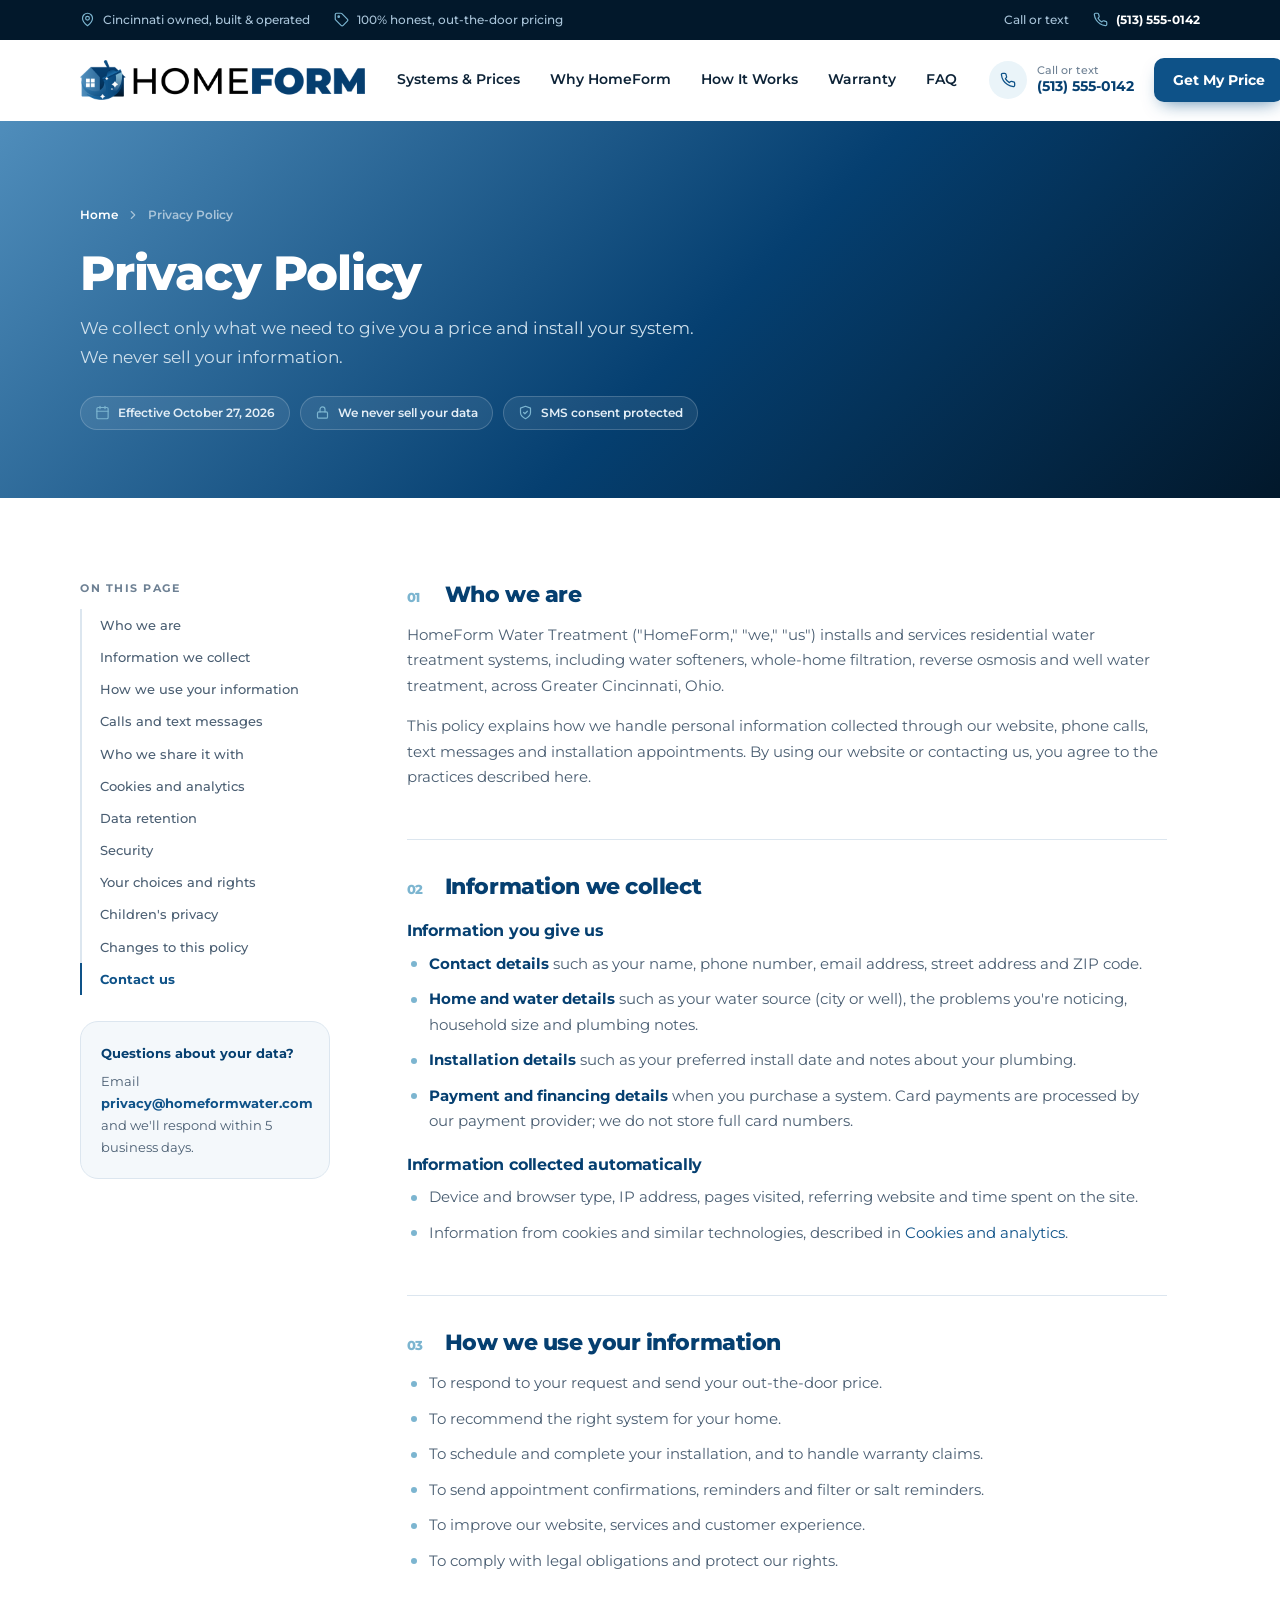
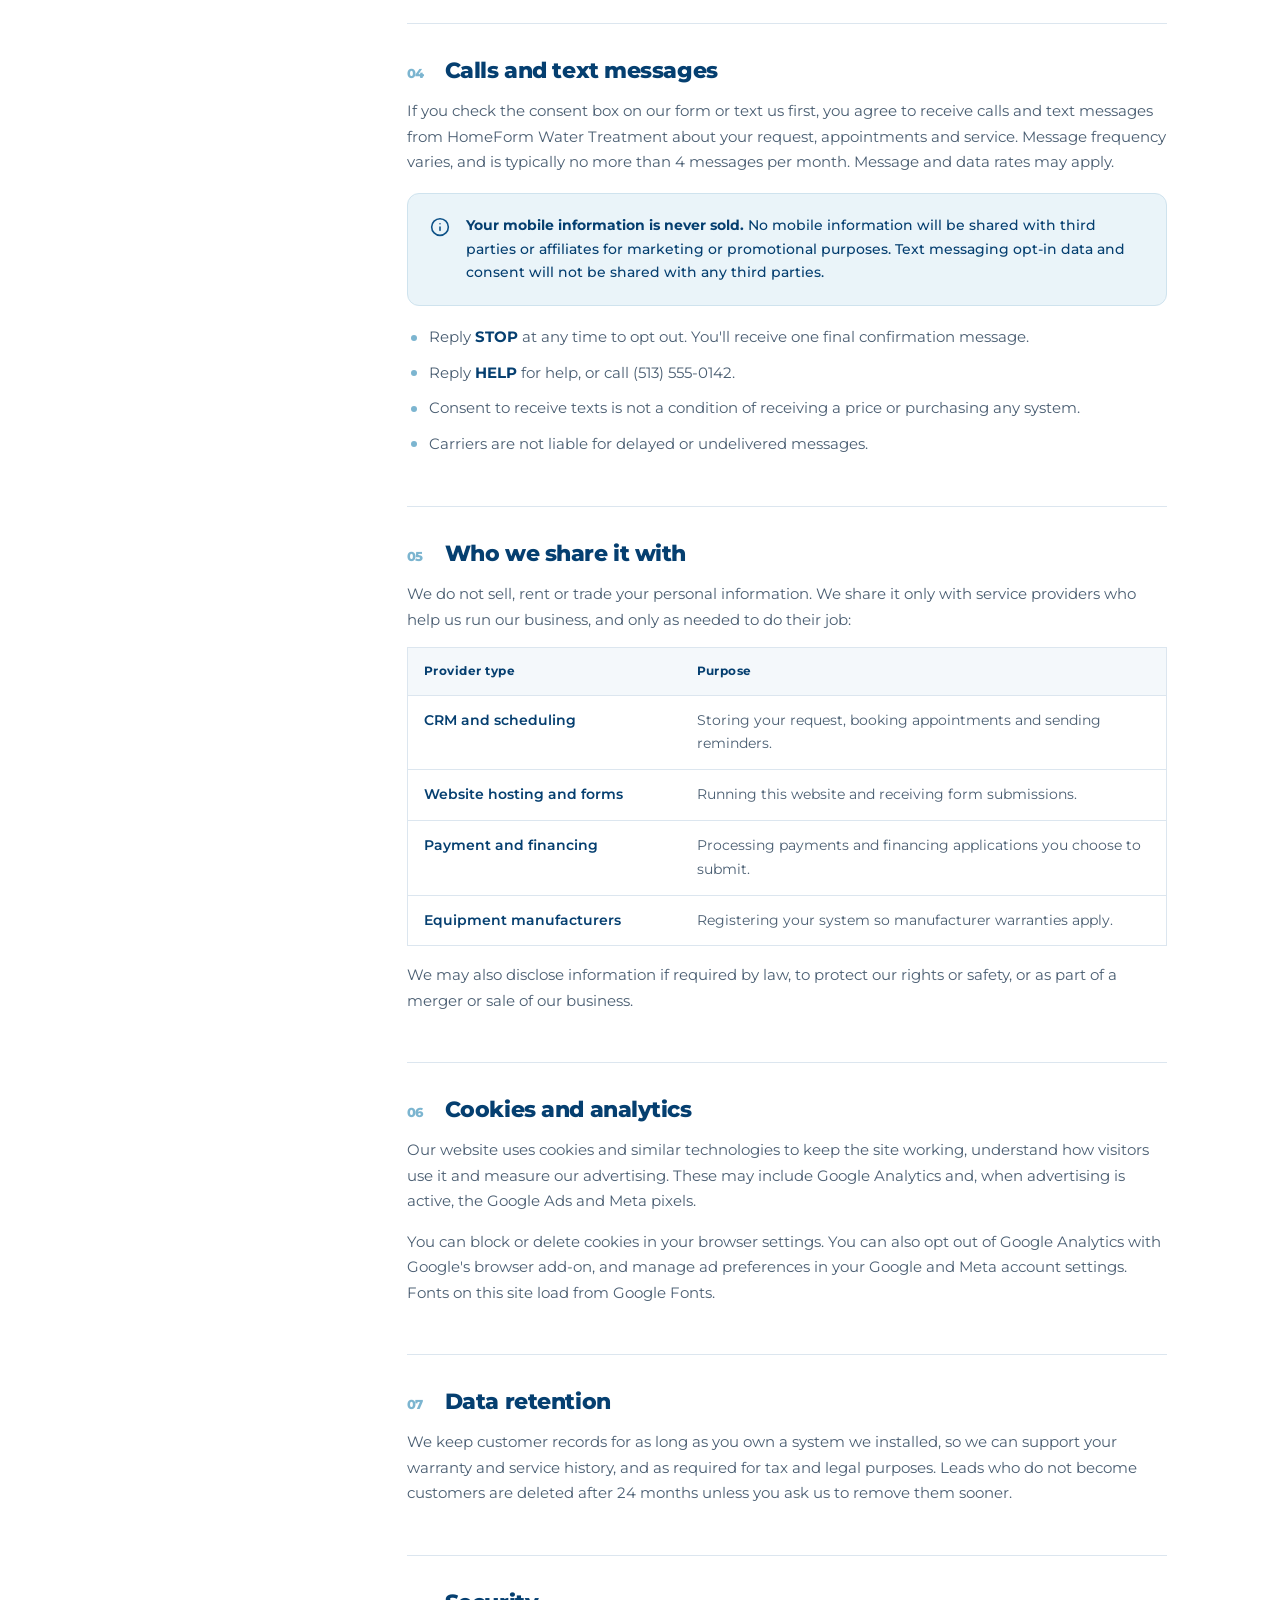
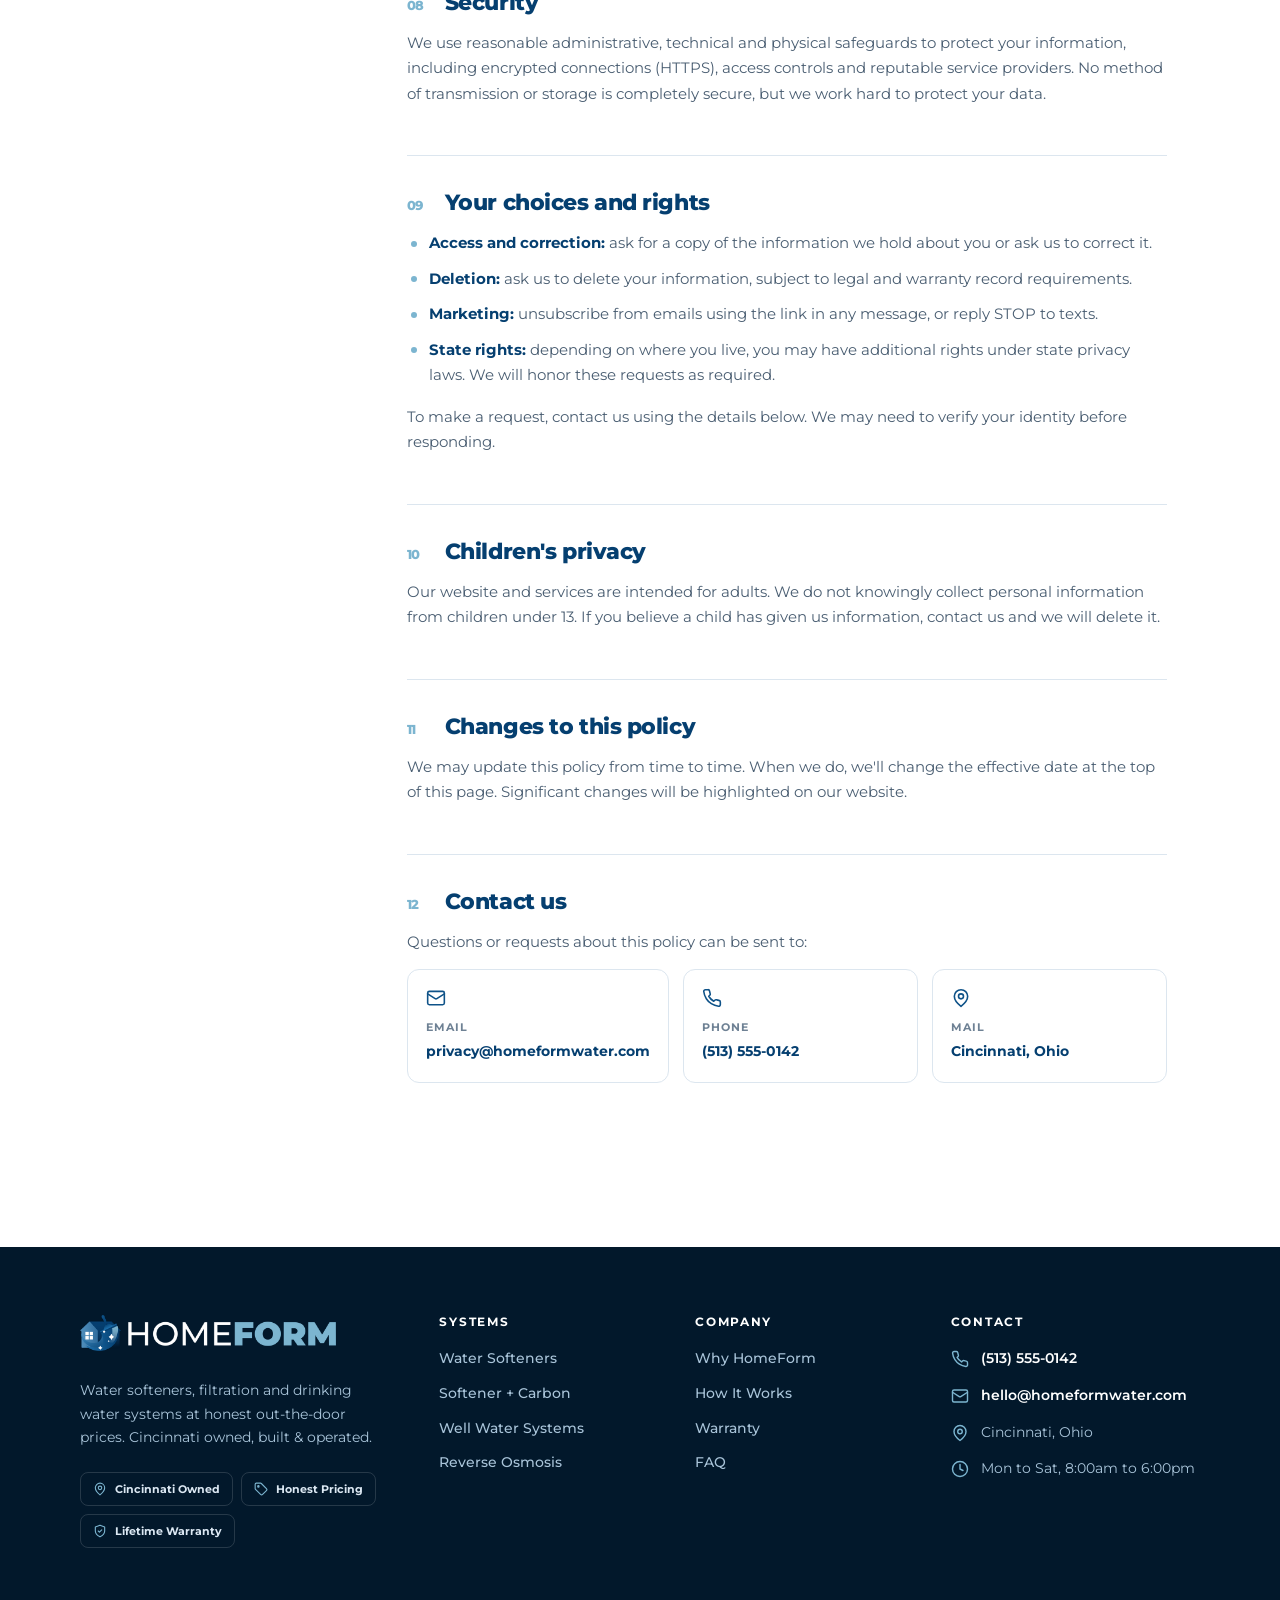
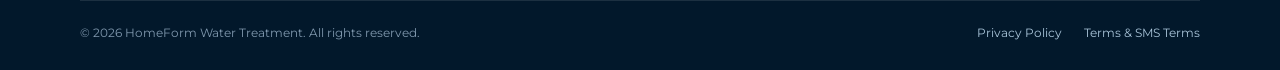
<file: privacy/index.html>
<!doctype html>
<html lang="en">
<head>
  <meta charset="utf-8">
  <meta name="viewport" content="width=device-width, initial-scale=1">
  <title>Privacy Policy | HomeForm Water Treatment</title>
  <meta name="description" content="How HomeForm Water Treatment collects, uses and protects your personal information, including our text message (SMS) practices.">
  <meta name="theme-color" content="#053F70">
  <link rel="icon" href="../assets/img/brand/favicon-64.png" type="image/png">
  <link rel="apple-touch-icon" href="../assets/img/brand/apple-touch-icon.png">
  <link rel="preconnect" href="https://fonts.googleapis.com">
  <link rel="preconnect" href="https://fonts.gstatic.com" crossorigin>
  <link href="https://fonts.googleapis.com/css2?family=Montserrat:wght@400;500;600;700;800&display=swap" rel="stylesheet">
  <link rel="stylesheet" href="../assets/css/styles.css">
</head>
<body>

<svg width="0" height="0" style="position:absolute" aria-hidden="true">
  <defs>
    <path id="arc-top" d="M 16 60 A 44 44 0 0 1 104 60"/>
    <path id="arc-bot" d="M 10 60 A 50 50 0 0 0 110 60"/>
  </defs>
  <symbol id="i-phone" viewBox="0 0 24 24"><path d="M22 16.92v3a2 2 0 0 1-2.18 2 19.79 19.79 0 0 1-8.63-3.07 19.5 19.5 0 0 1-6-6 19.79 19.79 0 0 1-3.07-8.67A2 2 0 0 1 4.11 2h3a2 2 0 0 1 2 1.72c.13.96.36 1.9.7 2.81a2 2 0 0 1-.45 2.11L8.09 9.910a16 16 0 0 0 6 6l1.27-1.27a2 2 0 0 1 2.11-.45c.91.34 1.85.57 2.81.7A2 2 0 0 1 22 16.92z"/></symbol>
  <symbol id="i-check" viewBox="0 0 24 24"><path d="M20 6 9 17l-5-5"/></symbol>
  <symbol id="i-x" viewBox="0 0 24 24"><path d="M18 6 6 18M6 6l12 12"/></symbol>
  <symbol id="i-plus" viewBox="0 0 24 24"><path d="M12 5v14M5 12h14"/></symbol>
  <symbol id="i-arrow" viewBox="0 0 24 24"><path d="M5 12h14M12 5l7 7-7 7"/></symbol>
  <symbol id="i-menu" viewBox="0 0 24 24"><path d="M4 7h16M4 12h16M4 17h16"/></symbol>
  <symbol id="i-shield" viewBox="0 0 24 24"><path d="M12 22s8-4 8-10V5l-8-3-8 3v7c0 6 8 10 8 10z"/><path d="m9 12 2 2 4-4"/></symbol>
  <symbol id="i-lock" viewBox="0 0 24 24"><rect x="4" y="11" width="16" height="10" rx="2"/><path d="M8 11V7a4 4 0 0 1 8 0v4"/></symbol>
  <symbol id="i-pin" viewBox="0 0 24 24"><path d="M20 10c0 6-8 12-8 12s-8-6-8-12a8 8 0 0 1 16 0z"/><circle cx="12" cy="10" r="3"/></symbol>
  <symbol id="i-clock" viewBox="0 0 24 24"><circle cx="12" cy="12" r="10"/><path d="M12 6v6l4 2"/></symbol>
  <symbol id="i-mail" viewBox="0 0 24 24"><rect x="2" y="4" width="20" height="16" rx="2"/><path d="m22 7-8.97 5.7a1.94 1.94 0 0 1-2.06 0L2 7"/></symbol>
  <symbol id="i-home" viewBox="0 0 24 24"><path d="m3 9 9-7 9 7v11a2 2 0 0 1-2 2H5a2 2 0 0 1-2-2z"/><path d="M9 22V12h6v10"/></symbol>
  <symbol id="i-file" viewBox="0 0 24 24"><path d="M14 2H6a2 2 0 0 0-2 2v16a2 2 0 0 0 2 2h12a2 2 0 0 0 2-2V8z"/><path d="M14 2v6h6M16 13H8M16 17H8M10 9H8"/></symbol>
  <symbol id="i-wrench" viewBox="0 0 24 24"><path d="M14.7 6.3a1 1 0 0 0 0 1.4l1.6 1.6a1 1 0 0 0 1.4 0l3.77-3.77a6 6 0 0 1-7.94 7.94l-6.91 6.91a2.12 2.12 0 0 1-3-3l6.91-6.91a6 6 0 0 1 7.94-7.940l-3.76 3.76z"/></symbol>
  <symbol id="i-chat" viewBox="0 0 24 24"><path d="M21 15a2 2 0 0 1-2 2H7l-4 4V5a2 2 0 0 1 2-2h14a2 2 0 0 1 2 2z"/></symbol>
  <symbol id="i-tag" viewBox="0 0 24 24"><path d="M12.59 2.59A2 2 0 0 0 11.17 2H4a2 2 0 0 0-2 2v7.17a2 2 0 0 0 .59 1.42l8.7 8.7a2.43 2.43 0 0 0 3.42 0l6.58-6.58a2.43 2.43 0 0 0 0-3.42z"/><circle cx="7.5" cy="7.5" r="1.2"/></symbol>
  <symbol id="i-monitor" viewBox="0 0 24 24"><rect x="2" y="3" width="20" height="14" rx="2"/><path d="M8 21h8M12 17v4"/></symbol>
  <symbol id="i-user-x" viewBox="0 0 24 24"><path d="M16 21v-2a4 4 0 0 0-4-4H6a4 4 0 0 0-4 4v2"/><circle cx="9" cy="7" r="4"/><path d="m17 8 5 5M22 8l-5 5"/></symbol>
  <symbol id="i-heart" viewBox="0 0 24 24"><path d="M19 14c1.49-1.46 3-3.21 3-5.5A5.5 5.5 0 0 0 16.5 3c-1.76 0-3 .5-4.5 2-1.5-1.5-2.74-2-4.5-2A5.5 5.5 0 0 0 2 8.5c0 2.3 1.5 4.05 3 5.5l7 7z"/></symbol>
  <symbol id="i-external" viewBox="0 0 24 24"><path d="M15 3h6v6M10 14 21 3M18 13v6a2 2 0 0 1-2 2H5a2 2 0 0 1-2-2V8a2 2 0 0 1 2-2h6"/></symbol>
  <symbol id="i-chevron" viewBox="0 0 24 24"><path d="m9 18 6-6-6-6"/></symbol>
  <symbol id="i-info" viewBox="0 0 24 24"><circle cx="12" cy="12" r="10"/><path d="M12 16v-4M12 8h.01"/></symbol>
  <symbol id="i-calendar" viewBox="0 0 24 24"><rect x="3" y="4" width="18" height="18" rx="2"/><path d="M16 2v4M8 2v4M3 10h18"/></symbol>
</svg>

<a class="skip-link" href="./" data-section="main">Skip to content</a>

<!-- Top bar -->
<div class="topbar">
  <div class="wrap">
    <div class="topbar-items">
      <span class="topbar-item hide-sm"><svg class="icon"><use href="#i-pin"/></svg>Cincinnati owned, built &amp; operated</span>
      <span class="topbar-item hide-sm"><svg class="icon"><use href="#i-tag"/></svg>100% honest, out-the-door pricing</span>
    </div>
    <div class="topbar-items">
      <span class="topbar-item hide-sm">Call or text</span>
      <a class="topbar-item" href="tel:+15135550142"><svg class="icon"><use href="#i-phone"/></svg>(513) 555-0142</a>
    </div>
  </div>
</div>

<!-- Header -->
<header class="header">
  <div class="wrap">
    <a class="logo" href="../" aria-label="HomeForm Water Treatment home">
      <img src="../assets/img/brand/homeform-logo.png" alt="HomeForm" width="854" height="120">
    </a>
    <nav class="nav" aria-label="Primary">
      <a href="../" data-section="systems">Systems &amp; Prices</a>
      <a href="../" data-section="why">Why HomeForm</a>
      <a href="../" data-section="process">How It Works</a>
      <a href="../" data-section="warranty">Warranty</a>
      <a href="../" data-section="faq">FAQ</a>
      <a class="btn btn-primary btn-sm" href="../" data-section="quote">Get My Price</a>
    </nav>
    <div class="header-actions">
      <a class="header-phone" href="tel:+15135550142">
        <span class="header-phone-icon"><svg class="icon icon-sm"><use href="#i-phone"/></svg></span>
        <span class="header-phone-text"><small>Call or text</small><strong>(513) 555-0142</strong></span>
      </a>
      <a class="btn btn-primary btn-sm" href="../" data-section="quote">Get My Price</a>
    </div>
    <button class="menu-toggle" type="button" aria-label="Open menu" aria-expanded="false"><svg class="icon"><use href="#i-menu"/></svg></button>
  </div>
</header>

<main id="main" tabindex="-1">
  <section class="page-hero">
    <div class="wrap">
      <nav class="breadcrumb" aria-label="Breadcrumb"><a href="../">Home</a><svg class="icon"><use href="#i-chevron"/></svg><span>Privacy Policy</span></nav>
      <h1>Privacy Policy</h1>
      <p>We collect only what we need to give you a price and install your system. We never sell your information.</p>
      <div class="page-meta">
        <span><svg class="icon"><use href="#i-calendar"/></svg>Effective October 27, 2026</span>
        <span><svg class="icon"><use href="#i-lock"/></svg>We never sell your data</span>
        <span><svg class="icon"><use href="#i-shield"/></svg>SMS consent protected</span>
      </div>
    </div>
  </section>

  <div class="wrap legal">
    <aside class="toc" aria-label="On this page">
      <h4>On this page</h4>
      <ol>
        <li><a href="./" data-section="who-we-are">Who we are</a></li>
        <li><a href="./" data-section="information-we-collect">Information we collect</a></li>
        <li><a href="./" data-section="how-we-use">How we use your information</a></li>
        <li><a href="./" data-section="text-messages">Calls and text messages</a></li>
        <li><a href="./" data-section="sharing">Who we share it with</a></li>
        <li><a href="./" data-section="cookies">Cookies and analytics</a></li>
        <li><a href="./" data-section="retention">Data retention</a></li>
        <li><a href="./" data-section="security">Security</a></li>
        <li><a href="./" data-section="your-choices">Your choices and rights</a></li>
        <li><a href="./" data-section="children">Children's privacy</a></li>
        <li><a href="./" data-section="changes">Changes to this policy</a></li>
        <li><a href="./" data-section="contact">Contact us</a></li>
      </ol>
      <div class="toc-card">
        <strong>Questions about your data?</strong>
        Email <a href="mailto:privacy@homeformwater.com">privacy@homeformwater.com</a> and we'll respond within 5 business days.
      </div>
    </aside>

    <article class="prose">
      <section id="who-we-are">
        <h2><span class="num">01</span>Who we are</h2>
        <p>HomeForm Water Treatment ("HomeForm," "we," "us") installs and services residential water treatment systems, including water softeners, whole-home filtration, reverse osmosis and well water treatment, across Greater Cincinnati, Ohio.</p>
        <p>This policy explains how we handle personal information collected through our website, phone calls, text messages and installation appointments. By using our website or contacting us, you agree to the practices described here.</p>
      </section>

      <section id="information-we-collect">
        <h2><span class="num">02</span>Information we collect</h2>
        <h3>Information you give us</h3>
        <ul>
          <li><strong>Contact details</strong> such as your name, phone number, email address, street address and ZIP code.</li>
          <li><strong>Home and water details</strong> such as your water source (city or well), the problems you're noticing, household size and plumbing notes.</li>
          <li><strong>Installation details</strong> such as your preferred install date and notes about your plumbing.</li>
          <li><strong>Payment and financing details</strong> when you purchase a system. Card payments are processed by our payment provider; we do not store full card numbers.</li>
        </ul>
        <h3>Information collected automatically</h3>
        <ul>
          <li>Device and browser type, IP address, pages visited, referring website and time spent on the site.</li>
          <li>Information from cookies and similar technologies, described in <a href="./" data-section="cookies">Cookies and analytics</a>.</li>
        </ul>
      </section>

      <section id="how-we-use">
        <h2><span class="num">03</span>How we use your information</h2>
        <ul>
          <li>To respond to your request and send your out-the-door price.</li>
          <li>To recommend the right system for your home.</li>
          <li>To schedule and complete your installation, and to handle warranty claims.</li>
          <li>To send appointment confirmations, reminders and filter or salt reminders.</li>
          <li>To improve our website, services and customer experience.</li>
          <li>To comply with legal obligations and protect our rights.</li>
        </ul>
      </section>

      <section id="text-messages">
        <h2><span class="num">04</span>Calls and text messages</h2>
        <p>If you check the consent box on our form or text us first, you agree to receive calls and text messages from HomeForm Water Treatment about your request, appointments and service. Message frequency varies, and is typically no more than 4 messages per month. Message and data rates may apply.</p>
        <div class="callout">
          <svg class="icon"><use href="#i-info"/></svg>
          <p><strong>Your mobile information is never sold.</strong> No mobile information will be shared with third parties or affiliates for marketing or promotional purposes. Text messaging opt-in data and consent will not be shared with any third parties.</p>
        </div>
        <ul>
          <li>Reply <strong>STOP</strong> at any time to opt out. You'll receive one final confirmation message.</li>
          <li>Reply <strong>HELP</strong> for help, or call (513) 555-0142.</li>
          <li>Consent to receive texts is not a condition of receiving a price or purchasing any system.</li>
          <li>Carriers are not liable for delayed or undelivered messages.</li>
        </ul>
      </section>

      <section id="sharing">
        <h2><span class="num">05</span>Who we share it with</h2>
        <p>We do not sell, rent or trade your personal information. We share it only with service providers who help us run our business, and only as needed to do their job:</p>
        <table class="data-table">
          <thead><tr><th>Provider type</th><th>Purpose</th></tr></thead>
          <tbody>
            <tr><td>CRM and scheduling</td><td>Storing your request, booking appointments and sending reminders.</td></tr>
            <tr><td>Website hosting and forms</td><td>Running this website and receiving form submissions.</td></tr>
            <tr><td>Payment and financing</td><td>Processing payments and financing applications you choose to submit.</td></tr>
            <tr><td>Equipment manufacturers</td><td>Registering your system so manufacturer warranties apply.</td></tr>
          </tbody>
        </table>
        <p>We may also disclose information if required by law, to protect our rights or safety, or as part of a merger or sale of our business.</p>
      </section>

      <section id="cookies">
        <h2><span class="num">06</span>Cookies and analytics</h2>
        <p>Our website uses cookies and similar technologies to keep the site working, understand how visitors use it and measure our advertising. These may include Google Analytics and, when advertising is active, the Google Ads and Meta pixels.</p>
        <p>You can block or delete cookies in your browser settings. You can also opt out of Google Analytics with Google's browser add-on, and manage ad preferences in your Google and Meta account settings. Fonts on this site load from Google Fonts.</p>
      </section>

      <section id="retention">
        <h2><span class="num">07</span>Data retention</h2>
        <p>We keep customer records for as long as you own a system we installed, so we can support your warranty and service history, and as required for tax and legal purposes. Leads who do not become customers are deleted after 24 months unless you ask us to remove them sooner.</p>
      </section>

      <section id="security">
        <h2><span class="num">08</span>Security</h2>
        <p>We use reasonable administrative, technical and physical safeguards to protect your information, including encrypted connections (HTTPS), access controls and reputable service providers. No method of transmission or storage is completely secure, but we work hard to protect your data.</p>
      </section>

      <section id="your-choices">
        <h2><span class="num">09</span>Your choices and rights</h2>
        <ul>
          <li><strong>Access and correction:</strong> ask for a copy of the information we hold about you or ask us to correct it.</li>
          <li><strong>Deletion:</strong> ask us to delete your information, subject to legal and warranty record requirements.</li>
          <li><strong>Marketing:</strong> unsubscribe from emails using the link in any message, or reply STOP to texts.</li>
          <li><strong>State rights:</strong> depending on where you live, you may have additional rights under state privacy laws. We will honor these requests as required.</li>
        </ul>
        <p>To make a request, contact us using the details below. We may need to verify your identity before responding.</p>
      </section>

      <section id="children">
        <h2><span class="num">10</span>Children's privacy</h2>
        <p>Our website and services are intended for adults. We do not knowingly collect personal information from children under 13. If you believe a child has given us information, contact us and we will delete it.</p>
      </section>

      <section id="changes">
        <h2><span class="num">11</span>Changes to this policy</h2>
        <p>We may update this policy from time to time. When we do, we'll change the effective date at the top of this page. Significant changes will be highlighted on our website.</p>
      </section>

      <section id="contact">
        <h2><span class="num">12</span>Contact us</h2>
        <p>Questions or requests about this policy can be sent to:</p>
        <div class="contact-card">
          <div><svg class="icon"><use href="#i-mail"/></svg><small>Email</small><a href="mailto:privacy@homeformwater.com">privacy@homeformwater.com</a></div>
          <div><svg class="icon"><use href="#i-phone"/></svg><small>Phone</small><a href="tel:+15135550142">(513) 555-0142</a></div>
          <div><svg class="icon"><use href="#i-pin"/></svg><small>Mail</small><strong>Cincinnati, Ohio</strong></div>
        </div>
      </section>
    </article>
  </div>
</main>

<footer class="footer">
  <div class="wrap">
    <div class="footer-top">
      <div class="footer-about">
        <a class="logo" href="../" aria-label="HomeForm Water Treatment home">
          <img src="../assets/img/brand/homeform-logo-white.png" alt="HomeForm" width="854" height="120" loading="lazy">
        </a>
        <p>Water softeners, filtration and drinking water systems at honest out-the-door prices. Cincinnati owned, built &amp; operated.</p>
        <div class="footer-badges">
          <span class="mini-badge"><svg class="icon"><use href="#i-pin"/></svg>Cincinnati Owned</span>
          <span class="mini-badge"><svg class="icon"><use href="#i-tag"/></svg>Honest Pricing</span>
          <span class="mini-badge"><svg class="icon"><use href="#i-shield"/></svg>Lifetime Warranty</span>
        </div>
      </div>
      <div>
        <h4>Systems</h4>
        <ul class="footer-links">
          <li><a href="../" data-section="systems">Water Softeners</a></li>
          <li><a href="../" data-section="systems">Softener + Carbon</a></li>
          <li><a href="../" data-section="systems">Well Water Systems</a></li>
          <li><a href="../" data-section="systems">Reverse Osmosis</a></li>
        </ul>
      </div>
      <div>
        <h4>Company</h4>
        <ul class="footer-links">
          <li><a href="../" data-section="why">Why HomeForm</a></li>
          <li><a href="../" data-section="process">How It Works</a></li>
          <li><a href="../" data-section="warranty">Warranty</a></li>
          <li><a href="../" data-section="faq">FAQ</a></li>
        </ul>
      </div>
      <div>
        <h4>Contact</h4>
        <ul class="footer-contact">
          <li><svg class="icon"><use href="#i-phone"/></svg><a href="tel:+15135550142">(513) 555-0142</a></li>
          <li><svg class="icon"><use href="#i-mail"/></svg><a href="mailto:hello@homeformwater.com">hello@homeformwater.com</a></li>
          <li><svg class="icon"><use href="#i-pin"/></svg><span>Cincinnati, Ohio</span></li>
          <li><svg class="icon"><use href="#i-clock"/></svg><span>Mon to Sat, 8:00am to 6:00pm</span></li>
        </ul>
      </div>
    </div>
    <div class="footer-bottom">
      <span>© <span data-year>2026</span> HomeForm Water Treatment. All rights reserved.</span>
      <nav aria-label="Legal">
        <a href="../privacy/">Privacy Policy</a>
        <a href="../terms/">Terms &amp; SMS Terms</a>
      </nav>
    </div>
  </div>
</footer>

<script src="../assets/js/main.js"></script>
</body>
</html>
</file>
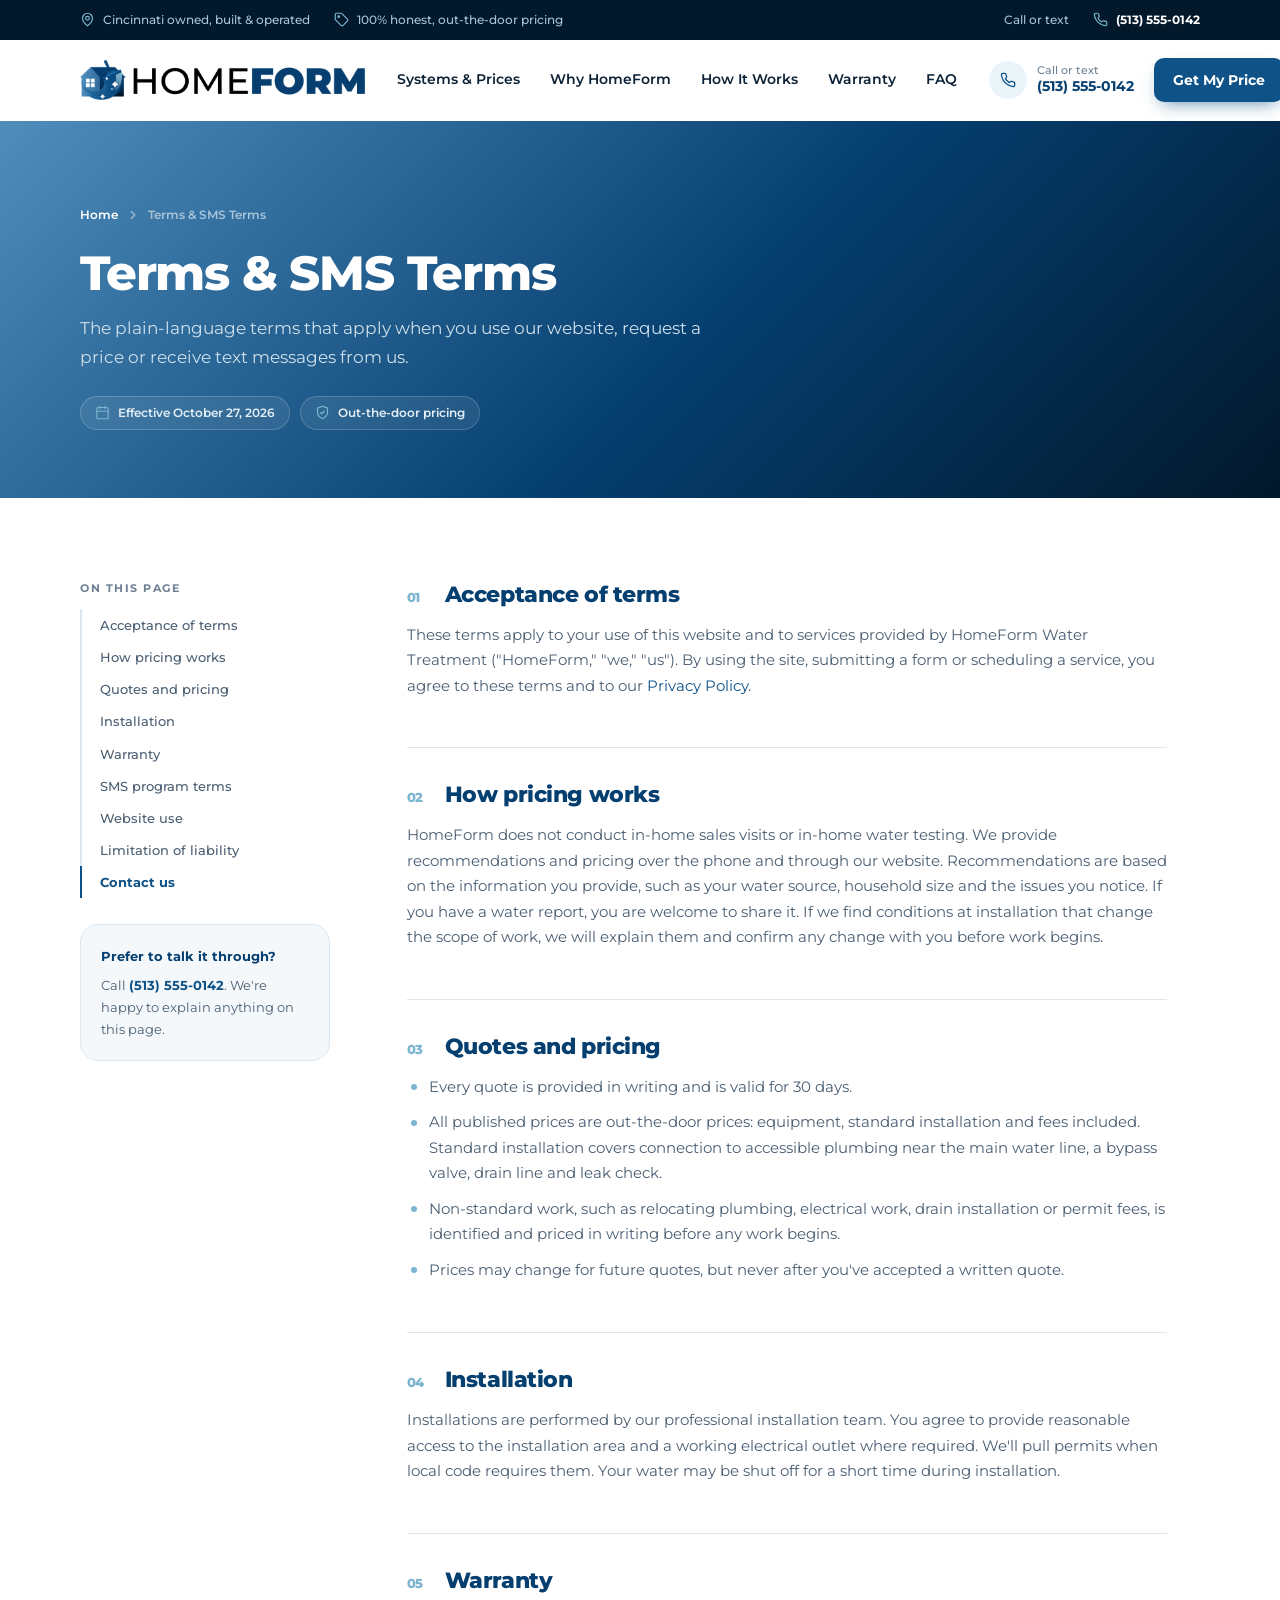
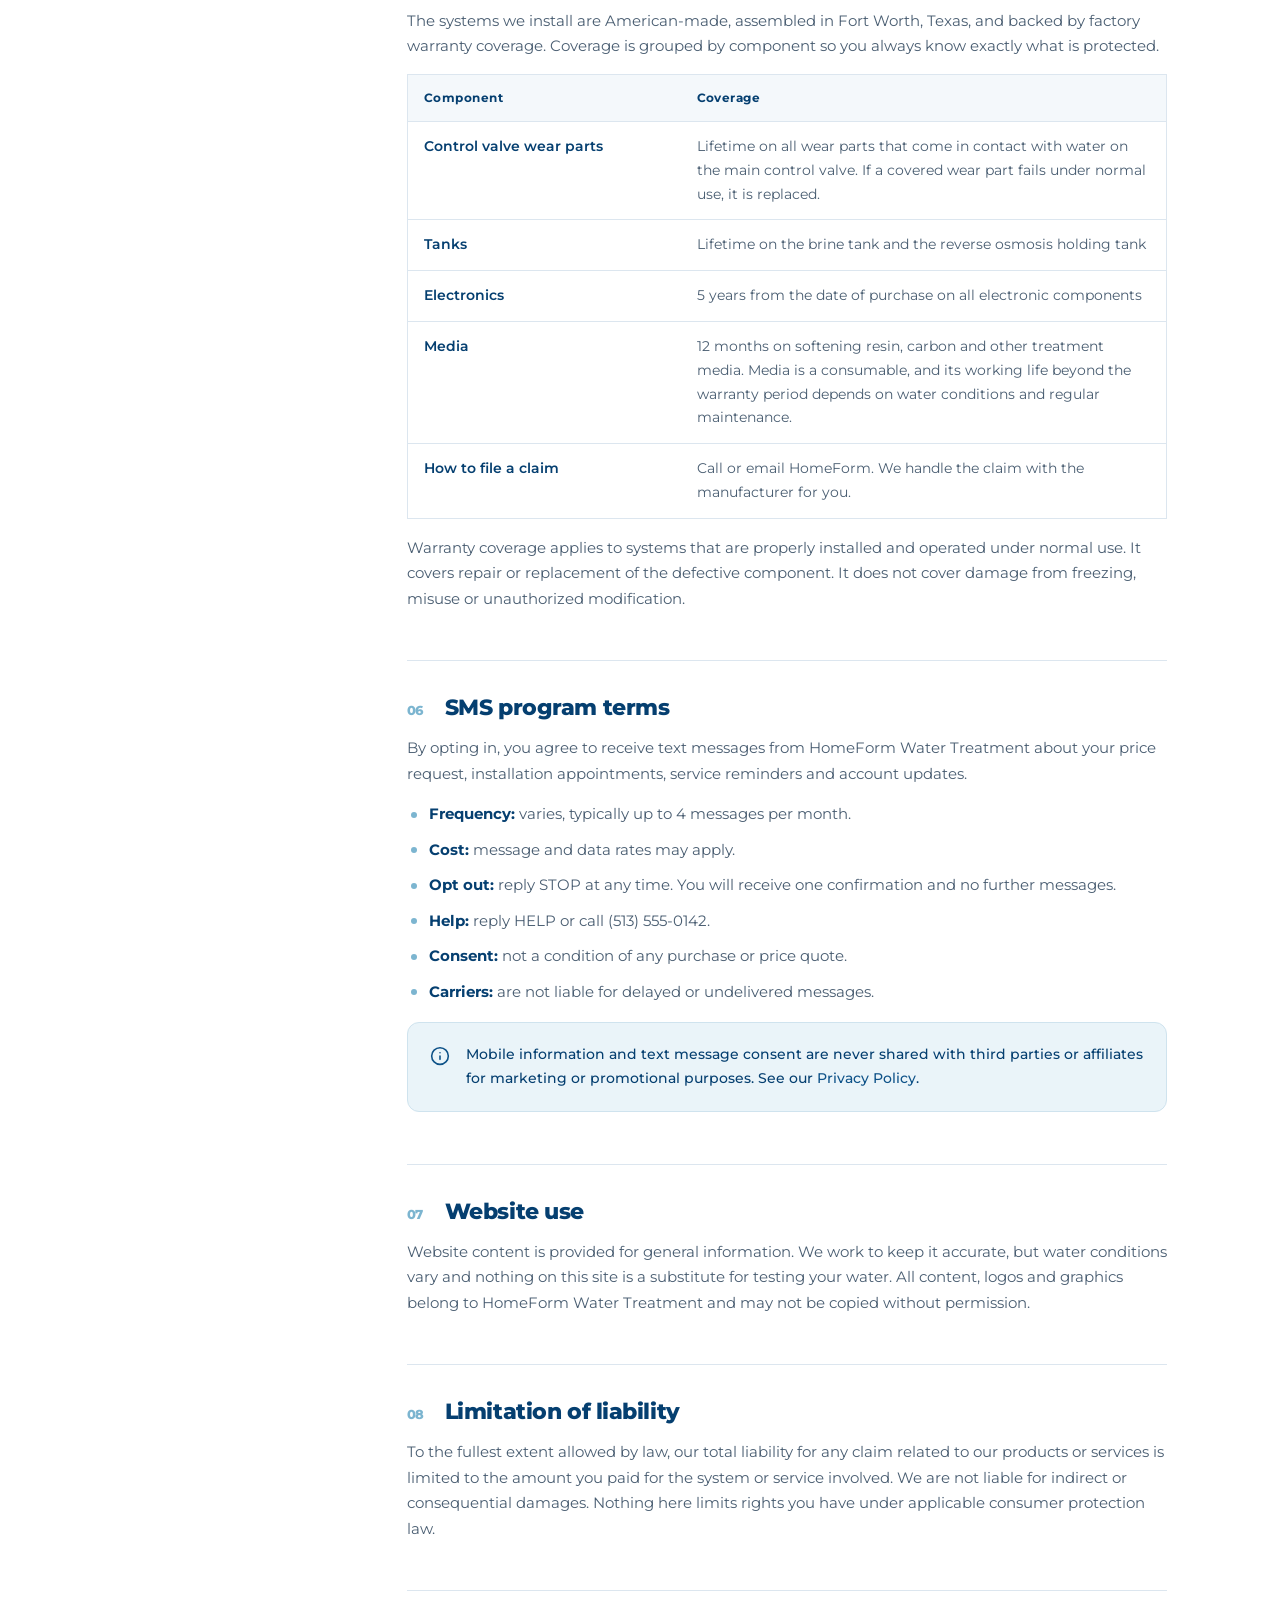
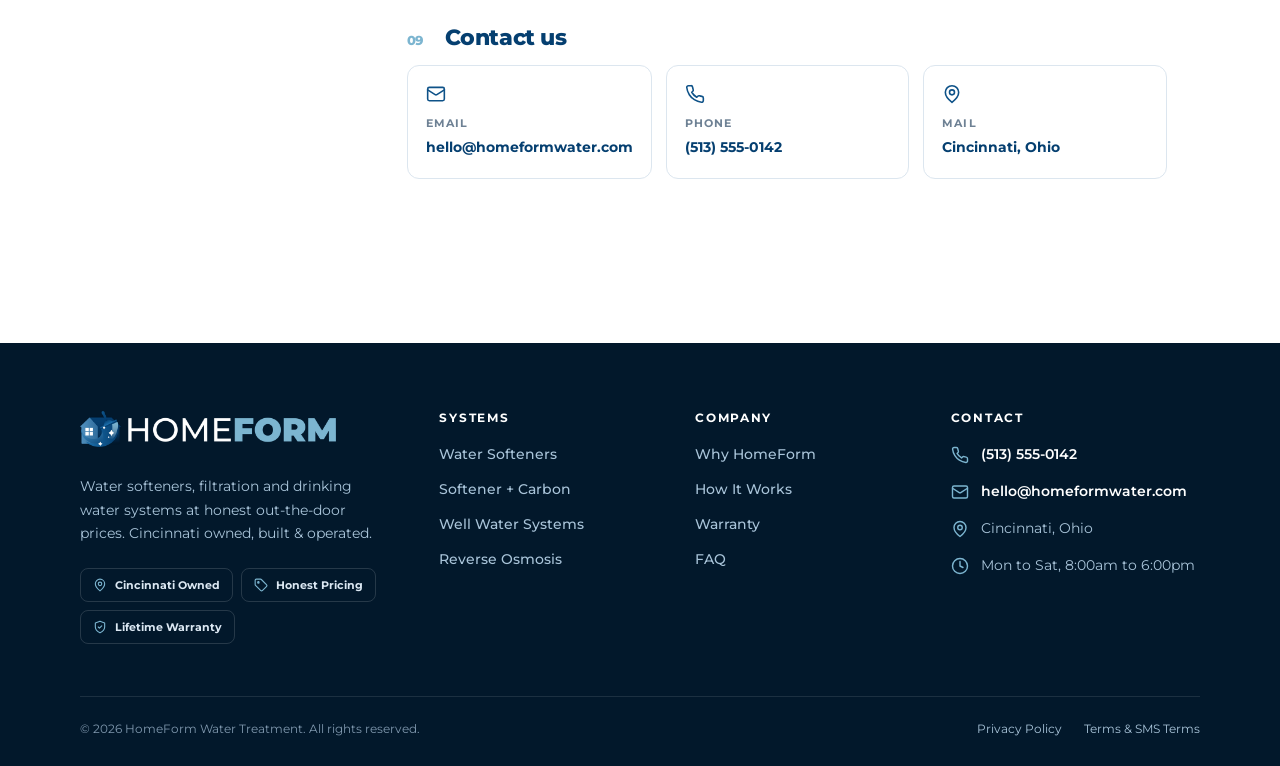
<file: terms/index.html>
<!doctype html>
<html lang="en">
<head>
  <meta charset="utf-8">
  <meta name="viewport" content="width=device-width, initial-scale=1">
  <title>Terms &amp; SMS Terms | HomeForm Water Treatment</title>
  <meta name="description" content="Terms of service and SMS program terms for HomeForm Water Treatment, including quotes, installation, warranty and text messaging.">
  <meta name="theme-color" content="#053F70">
  <link rel="icon" href="../assets/img/brand/favicon-64.png" type="image/png">
  <link rel="apple-touch-icon" href="../assets/img/brand/apple-touch-icon.png">
  <link rel="preconnect" href="https://fonts.googleapis.com">
  <link rel="preconnect" href="https://fonts.gstatic.com" crossorigin>
  <link href="https://fonts.googleapis.com/css2?family=Montserrat:wght@400;500;600;700;800&display=swap" rel="stylesheet">
  <link rel="stylesheet" href="../assets/css/styles.css">
</head>
<body>

<svg width="0" height="0" style="position:absolute" aria-hidden="true">
  <defs>
    <path id="arc-top" d="M 16 60 A 44 44 0 0 1 104 60"/>
    <path id="arc-bot" d="M 10 60 A 50 50 0 0 0 110 60"/>
  </defs>
  <symbol id="i-phone" viewBox="0 0 24 24"><path d="M22 16.92v3a2 2 0 0 1-2.18 2 19.79 19.79 0 0 1-8.63-3.07 19.5 19.5 0 0 1-6-6 19.79 19.79 0 0 1-3.07-8.67A2 2 0 0 1 4.11 2h3a2 2 0 0 1 2 1.72c.13.96.36 1.9.7 2.81a2 2 0 0 1-.45 2.11L8.09 9.910a16 16 0 0 0 6 6l1.27-1.27a2 2 0 0 1 2.11-.45c.91.34 1.85.57 2.81.7A2 2 0 0 1 22 16.92z"/></symbol>
  <symbol id="i-check" viewBox="0 0 24 24"><path d="M20 6 9 17l-5-5"/></symbol>
  <symbol id="i-x" viewBox="0 0 24 24"><path d="M18 6 6 18M6 6l12 12"/></symbol>
  <symbol id="i-plus" viewBox="0 0 24 24"><path d="M12 5v14M5 12h14"/></symbol>
  <symbol id="i-arrow" viewBox="0 0 24 24"><path d="M5 12h14M12 5l7 7-7 7"/></symbol>
  <symbol id="i-menu" viewBox="0 0 24 24"><path d="M4 7h16M4 12h16M4 17h16"/></symbol>
  <symbol id="i-shield" viewBox="0 0 24 24"><path d="M12 22s8-4 8-10V5l-8-3-8 3v7c0 6 8 10 8 10z"/><path d="m9 12 2 2 4-4"/></symbol>
  <symbol id="i-lock" viewBox="0 0 24 24"><rect x="4" y="11" width="16" height="10" rx="2"/><path d="M8 11V7a4 4 0 0 1 8 0v4"/></symbol>
  <symbol id="i-pin" viewBox="0 0 24 24"><path d="M20 10c0 6-8 12-8 12s-8-6-8-12a8 8 0 0 1 16 0z"/><circle cx="12" cy="10" r="3"/></symbol>
  <symbol id="i-clock" viewBox="0 0 24 24"><circle cx="12" cy="12" r="10"/><path d="M12 6v6l4 2"/></symbol>
  <symbol id="i-mail" viewBox="0 0 24 24"><rect x="2" y="4" width="20" height="16" rx="2"/><path d="m22 7-8.97 5.7a1.94 1.94 0 0 1-2.06 0L2 7"/></symbol>
  <symbol id="i-home" viewBox="0 0 24 24"><path d="m3 9 9-7 9 7v11a2 2 0 0 1-2 2H5a2 2 0 0 1-2-2z"/><path d="M9 22V12h6v10"/></symbol>
  <symbol id="i-file" viewBox="0 0 24 24"><path d="M14 2H6a2 2 0 0 0-2 2v16a2 2 0 0 0 2 2h12a2 2 0 0 0 2-2V8z"/><path d="M14 2v6h6M16 13H8M16 17H8M10 9H8"/></symbol>
  <symbol id="i-wrench" viewBox="0 0 24 24"><path d="M14.7 6.3a1 1 0 0 0 0 1.4l1.6 1.6a1 1 0 0 0 1.4 0l3.77-3.77a6 6 0 0 1-7.94 7.94l-6.91 6.91a2.12 2.12 0 0 1-3-3l6.91-6.91a6 6 0 0 1 7.94-7.940l-3.76 3.76z"/></symbol>
  <symbol id="i-chat" viewBox="0 0 24 24"><path d="M21 15a2 2 0 0 1-2 2H7l-4 4V5a2 2 0 0 1 2-2h14a2 2 0 0 1 2 2z"/></symbol>
  <symbol id="i-tag" viewBox="0 0 24 24"><path d="M12.59 2.59A2 2 0 0 0 11.17 2H4a2 2 0 0 0-2 2v7.17a2 2 0 0 0 .59 1.42l8.7 8.7a2.43 2.43 0 0 0 3.42 0l6.58-6.58a2.43 2.43 0 0 0 0-3.42z"/><circle cx="7.5" cy="7.5" r="1.2"/></symbol>
  <symbol id="i-monitor" viewBox="0 0 24 24"><rect x="2" y="3" width="20" height="14" rx="2"/><path d="M8 21h8M12 17v4"/></symbol>
  <symbol id="i-user-x" viewBox="0 0 24 24"><path d="M16 21v-2a4 4 0 0 0-4-4H6a4 4 0 0 0-4 4v2"/><circle cx="9" cy="7" r="4"/><path d="m17 8 5 5M22 8l-5 5"/></symbol>
  <symbol id="i-heart" viewBox="0 0 24 24"><path d="M19 14c1.49-1.46 3-3.21 3-5.5A5.5 5.5 0 0 0 16.5 3c-1.76 0-3 .5-4.5 2-1.5-1.5-2.74-2-4.5-2A5.5 5.5 0 0 0 2 8.5c0 2.3 1.5 4.05 3 5.5l7 7z"/></symbol>
  <symbol id="i-external" viewBox="0 0 24 24"><path d="M15 3h6v6M10 14 21 3M18 13v6a2 2 0 0 1-2 2H5a2 2 0 0 1-2-2V8a2 2 0 0 1 2-2h6"/></symbol>
  <symbol id="i-chevron" viewBox="0 0 24 24"><path d="m9 18 6-6-6-6"/></symbol>
  <symbol id="i-info" viewBox="0 0 24 24"><circle cx="12" cy="12" r="10"/><path d="M12 16v-4M12 8h.01"/></symbol>
  <symbol id="i-calendar" viewBox="0 0 24 24"><rect x="3" y="4" width="18" height="18" rx="2"/><path d="M16 2v4M8 2v4M3 10h18"/></symbol>
</svg>

<a class="skip-link" href="./" data-section="main">Skip to content</a>

<!-- Top bar -->
<div class="topbar">
  <div class="wrap">
    <div class="topbar-items">
      <span class="topbar-item hide-sm"><svg class="icon"><use href="#i-pin"/></svg>Cincinnati owned, built &amp; operated</span>
      <span class="topbar-item hide-sm"><svg class="icon"><use href="#i-tag"/></svg>100% honest, out-the-door pricing</span>
    </div>
    <div class="topbar-items">
      <span class="topbar-item hide-sm">Call or text</span>
      <a class="topbar-item" href="tel:+15135550142"><svg class="icon"><use href="#i-phone"/></svg>(513) 555-0142</a>
    </div>
  </div>
</div>

<!-- Header -->
<header class="header">
  <div class="wrap">
    <a class="logo" href="../" aria-label="HomeForm Water Treatment home">
      <img src="../assets/img/brand/homeform-logo.png" alt="HomeForm" width="854" height="120">
    </a>
    <nav class="nav" aria-label="Primary">
      <a href="../" data-section="systems">Systems &amp; Prices</a>
      <a href="../" data-section="why">Why HomeForm</a>
      <a href="../" data-section="process">How It Works</a>
      <a href="../" data-section="warranty">Warranty</a>
      <a href="../" data-section="faq">FAQ</a>
      <a class="btn btn-primary btn-sm" href="../" data-section="quote">Get My Price</a>
    </nav>
    <div class="header-actions">
      <a class="header-phone" href="tel:+15135550142">
        <span class="header-phone-icon"><svg class="icon icon-sm"><use href="#i-phone"/></svg></span>
        <span class="header-phone-text"><small>Call or text</small><strong>(513) 555-0142</strong></span>
      </a>
      <a class="btn btn-primary btn-sm" href="../" data-section="quote">Get My Price</a>
    </div>
    <button class="menu-toggle" type="button" aria-label="Open menu" aria-expanded="false"><svg class="icon"><use href="#i-menu"/></svg></button>
  </div>
</header>

<main id="main" tabindex="-1">
  <section class="page-hero">
    <div class="wrap">
      <nav class="breadcrumb" aria-label="Breadcrumb"><a href="../">Home</a><svg class="icon"><use href="#i-chevron"/></svg><span>Terms &amp; SMS Terms</span></nav>
      <h1>Terms &amp; SMS Terms</h1>
      <p>The plain-language terms that apply when you use our website, request a price or receive text messages from us.</p>
      <div class="page-meta">
        <span><svg class="icon"><use href="#i-calendar"/></svg>Effective October 27, 2026</span>
        <span><svg class="icon"><use href="#i-shield"/></svg>Out-the-door pricing</span>
      </div>
    </div>
  </section>

  <div class="wrap legal">
    <aside class="toc" aria-label="On this page">
      <h4>On this page</h4>
      <ol>
        <li><a href="./" data-section="acceptance">Acceptance of terms</a></li>
        <li><a href="./" data-section="how-pricing-works">How pricing works</a></li>
        <li><a href="./" data-section="quotes">Quotes and pricing</a></li>
        <li><a href="./" data-section="installation">Installation</a></li>
        <li><a href="./" data-section="warranty-terms">Warranty</a></li>
        <li><a href="./" data-section="sms">SMS program terms</a></li>
        <li><a href="./" data-section="website">Website use</a></li>
        <li><a href="./" data-section="liability">Limitation of liability</a></li>
        <li><a href="./" data-section="contact">Contact us</a></li>
      </ol>
      <div class="toc-card">
        <strong>Prefer to talk it through?</strong>
        Call <a href="tel:+15135550142">(513) 555-0142</a>. We're happy to explain anything on this page.
      </div>
    </aside>

    <article class="prose">
      <section id="acceptance">
        <h2><span class="num">01</span>Acceptance of terms</h2>
        <p>These terms apply to your use of this website and to services provided by HomeForm Water Treatment ("HomeForm," "we," "us"). By using the site, submitting a form or scheduling a service, you agree to these terms and to our <a href="../privacy/">Privacy Policy</a>.</p>
      </section>

      <section id="how-pricing-works">
        <h2><span class="num">02</span>How pricing works</h2>
        <p>HomeForm does not conduct in-home sales visits or in-home water testing. We provide recommendations and pricing over the phone and through our website. Recommendations are based on the information you provide, such as your water source, household size and the issues you notice. If you have a water report, you are welcome to share it. If we find conditions at installation that change the scope of work, we will explain them and confirm any change with you before work begins.</p>
      </section>

      <section id="quotes">
        <h2><span class="num">03</span>Quotes and pricing</h2>
        <ul>
          <li>Every quote is provided in writing and is valid for 30 days.</li>
          <li>All published prices are out-the-door prices: equipment, standard installation and fees included. Standard installation covers connection to accessible plumbing near the main water line, a bypass valve, drain line and leak check.</li>
          <li>Non-standard work, such as relocating plumbing, electrical work, drain installation or permit fees, is identified and priced in writing before any work begins.</li>
          <li>Prices may change for future quotes, but never after you've accepted a written quote.</li>
        </ul>
      </section>

      <section id="installation">
        <h2><span class="num">04</span>Installation</h2>
        <p>Installations are performed by our professional installation team. You agree to provide reasonable access to the installation area and a working electrical outlet where required. We'll pull permits when local code requires them. Your water may be shut off for a short time during installation.</p>
      </section>

      <section id="warranty-terms">
        <h2><span class="num">05</span>Warranty</h2>
        <p>The systems we install are American-made, assembled in Fort Worth, Texas, and backed by factory warranty coverage. Coverage is grouped by component so you always know exactly what is protected.</p>
        <table class="data-table">
          <thead><tr><th>Component</th><th>Coverage</th></tr></thead>
          <tbody>
            <tr><td>Control valve wear parts</td><td>Lifetime on all wear parts that come in contact with water on the main control valve. If a covered wear part fails under normal use, it is replaced.</td></tr>
            <tr><td>Tanks</td><td>Lifetime on the brine tank and the reverse osmosis holding tank</td></tr>
            <tr><td>Electronics</td><td>5 years from the date of purchase on all electronic components</td></tr>
            <tr><td>Media</td><td>12 months on softening resin, carbon and other treatment media. Media is a consumable, and its working life beyond the warranty period depends on water conditions and regular maintenance.</td></tr>
            <tr><td>How to file a claim</td><td>Call or email HomeForm. We handle the claim with the manufacturer for you.</td></tr>
          </tbody>
        </table>
        <p>Warranty coverage applies to systems that are properly installed and operated under normal use. It covers repair or replacement of the defective component. It does not cover damage from freezing, misuse or unauthorized modification.</p>
      </section>

      <section id="sms">
        <h2><span class="num">06</span>SMS program terms</h2>
        <p>By opting in, you agree to receive text messages from HomeForm Water Treatment about your price request, installation appointments, service reminders and account updates.</p>
        <ul>
          <li><strong>Frequency:</strong> varies, typically up to 4 messages per month.</li>
          <li><strong>Cost:</strong> message and data rates may apply.</li>
          <li><strong>Opt out:</strong> reply STOP at any time. You will receive one confirmation and no further messages.</li>
          <li><strong>Help:</strong> reply HELP or call (513) 555-0142.</li>
          <li><strong>Consent:</strong> not a condition of any purchase or price quote.</li>
          <li><strong>Carriers:</strong> are not liable for delayed or undelivered messages.</li>
        </ul>
        <div class="callout">
          <svg class="icon"><use href="#i-info"/></svg>
          <p>Mobile information and text message consent are never shared with third parties or affiliates for marketing or promotional purposes. See our <a href="../privacy/" data-section="text-messages">Privacy Policy</a>.</p>
        </div>
      </section>

      <section id="website">
        <h2><span class="num">07</span>Website use</h2>
        <p>Website content is provided for general information. We work to keep it accurate, but water conditions vary and nothing on this site is a substitute for testing your water. All content, logos and graphics belong to HomeForm Water Treatment and may not be copied without permission.</p>
      </section>

      <section id="liability">
        <h2><span class="num">08</span>Limitation of liability</h2>
        <p>To the fullest extent allowed by law, our total liability for any claim related to our products or services is limited to the amount you paid for the system or service involved. We are not liable for indirect or consequential damages. Nothing here limits rights you have under applicable consumer protection law.</p>
      </section>

      <section id="contact">
        <h2><span class="num">09</span>Contact us</h2>
        <div class="contact-card">
          <div><svg class="icon"><use href="#i-mail"/></svg><small>Email</small><a href="mailto:hello@homeformwater.com">hello@homeformwater.com</a></div>
          <div><svg class="icon"><use href="#i-phone"/></svg><small>Phone</small><a href="tel:+15135550142">(513) 555-0142</a></div>
          <div><svg class="icon"><use href="#i-pin"/></svg><small>Mail</small><strong>Cincinnati, Ohio</strong></div>
        </div>
      </section>
    </article>
  </div>
</main>

<footer class="footer">
  <div class="wrap">
    <div class="footer-top">
      <div class="footer-about">
        <a class="logo" href="../" aria-label="HomeForm Water Treatment home">
          <img src="../assets/img/brand/homeform-logo-white.png" alt="HomeForm" width="854" height="120" loading="lazy">
        </a>
        <p>Water softeners, filtration and drinking water systems at honest out-the-door prices. Cincinnati owned, built &amp; operated.</p>
        <div class="footer-badges">
          <span class="mini-badge"><svg class="icon"><use href="#i-pin"/></svg>Cincinnati Owned</span>
          <span class="mini-badge"><svg class="icon"><use href="#i-tag"/></svg>Honest Pricing</span>
          <span class="mini-badge"><svg class="icon"><use href="#i-shield"/></svg>Lifetime Warranty</span>
        </div>
      </div>
      <div>
        <h4>Systems</h4>
        <ul class="footer-links">
          <li><a href="../" data-section="systems">Water Softeners</a></li>
          <li><a href="../" data-section="systems">Softener + Carbon</a></li>
          <li><a href="../" data-section="systems">Well Water Systems</a></li>
          <li><a href="../" data-section="systems">Reverse Osmosis</a></li>
        </ul>
      </div>
      <div>
        <h4>Company</h4>
        <ul class="footer-links">
          <li><a href="../" data-section="why">Why HomeForm</a></li>
          <li><a href="../" data-section="process">How It Works</a></li>
          <li><a href="../" data-section="warranty">Warranty</a></li>
          <li><a href="../" data-section="faq">FAQ</a></li>
        </ul>
      </div>
      <div>
        <h4>Contact</h4>
        <ul class="footer-contact">
          <li><svg class="icon"><use href="#i-phone"/></svg><a href="tel:+15135550142">(513) 555-0142</a></li>
          <li><svg class="icon"><use href="#i-mail"/></svg><a href="mailto:hello@homeformwater.com">hello@homeformwater.com</a></li>
          <li><svg class="icon"><use href="#i-pin"/></svg><span>Cincinnati, Ohio</span></li>
          <li><svg class="icon"><use href="#i-clock"/></svg><span>Mon to Sat, 8:00am to 6:00pm</span></li>
        </ul>
      </div>
    </div>
    <div class="footer-bottom">
      <span>© <span data-year>2026</span> HomeForm Water Treatment. All rights reserved.</span>
      <nav aria-label="Legal">
        <a href="../privacy/">Privacy Policy</a>
        <a href="../terms/">Terms &amp; SMS Terms</a>
      </nav>
    </div>
  </div>
</footer>

<script src="../assets/js/main.js"></script>
</body>
</html>
</file>
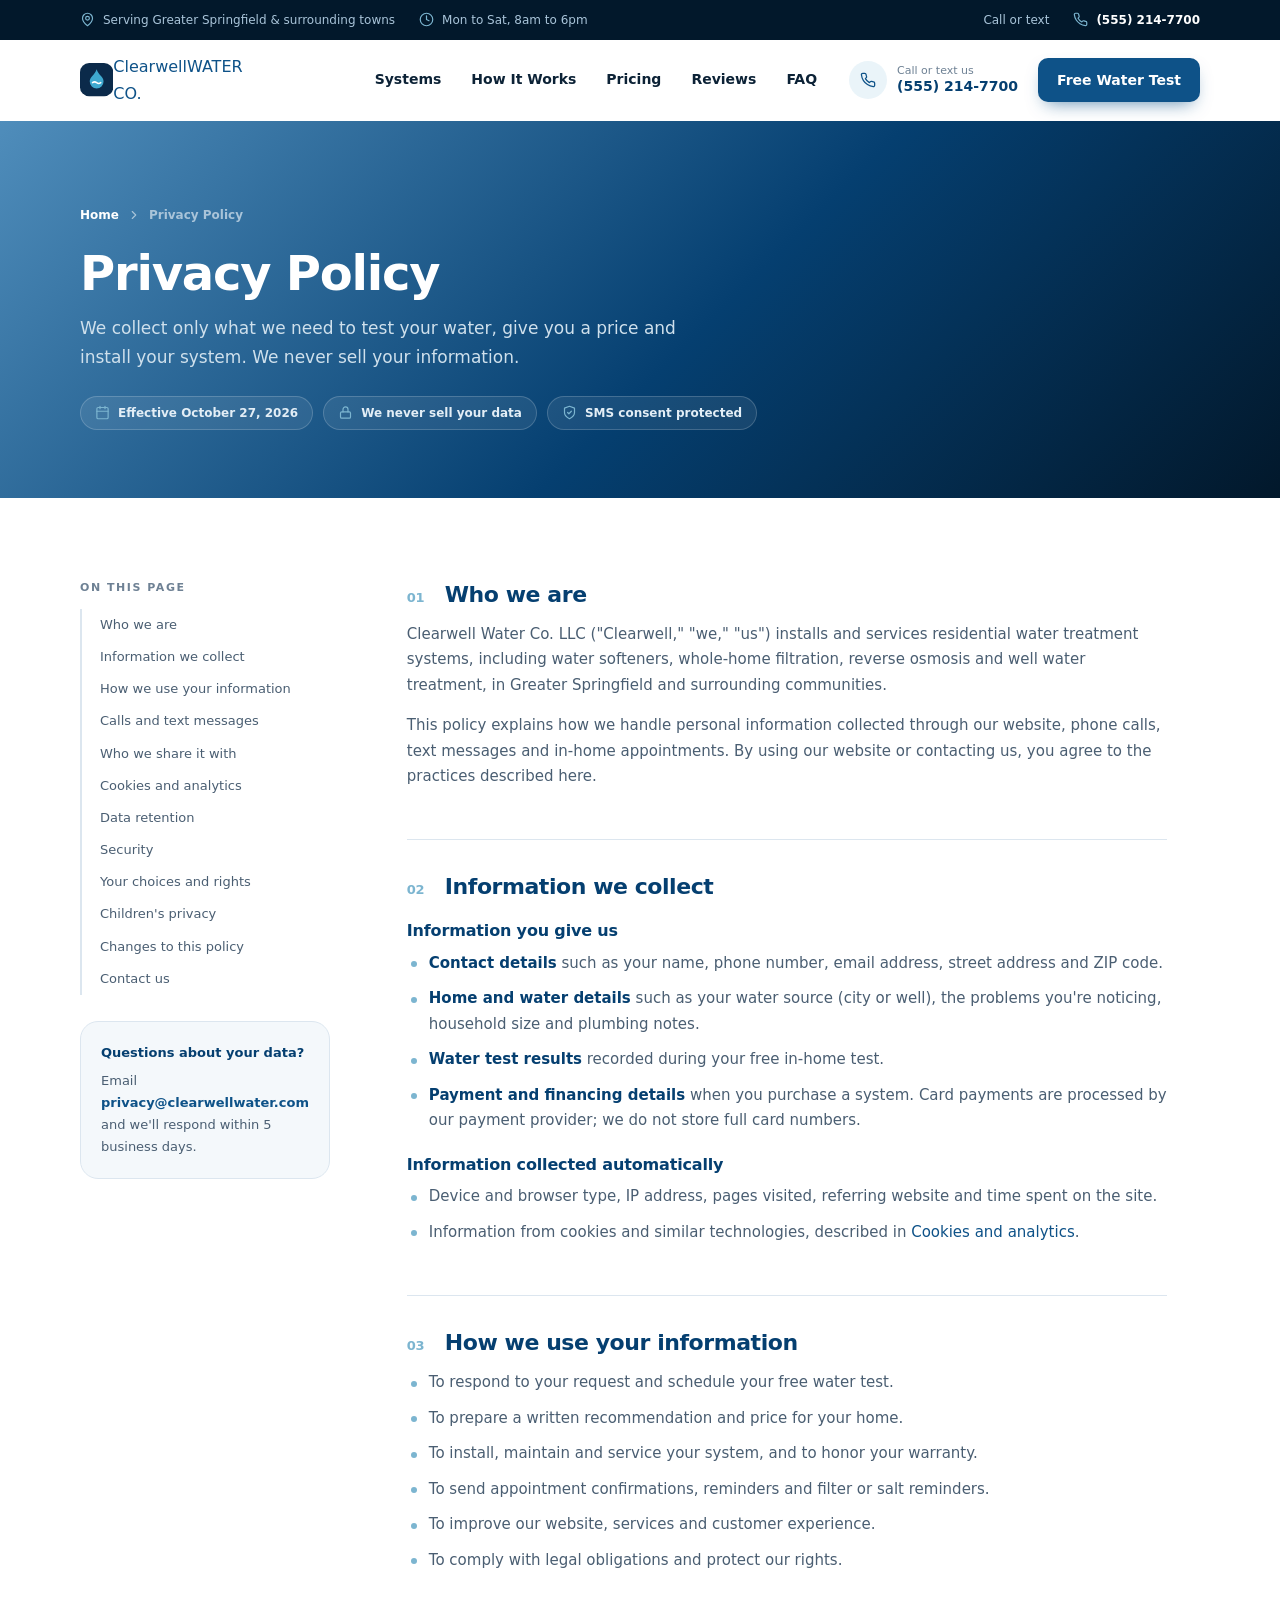
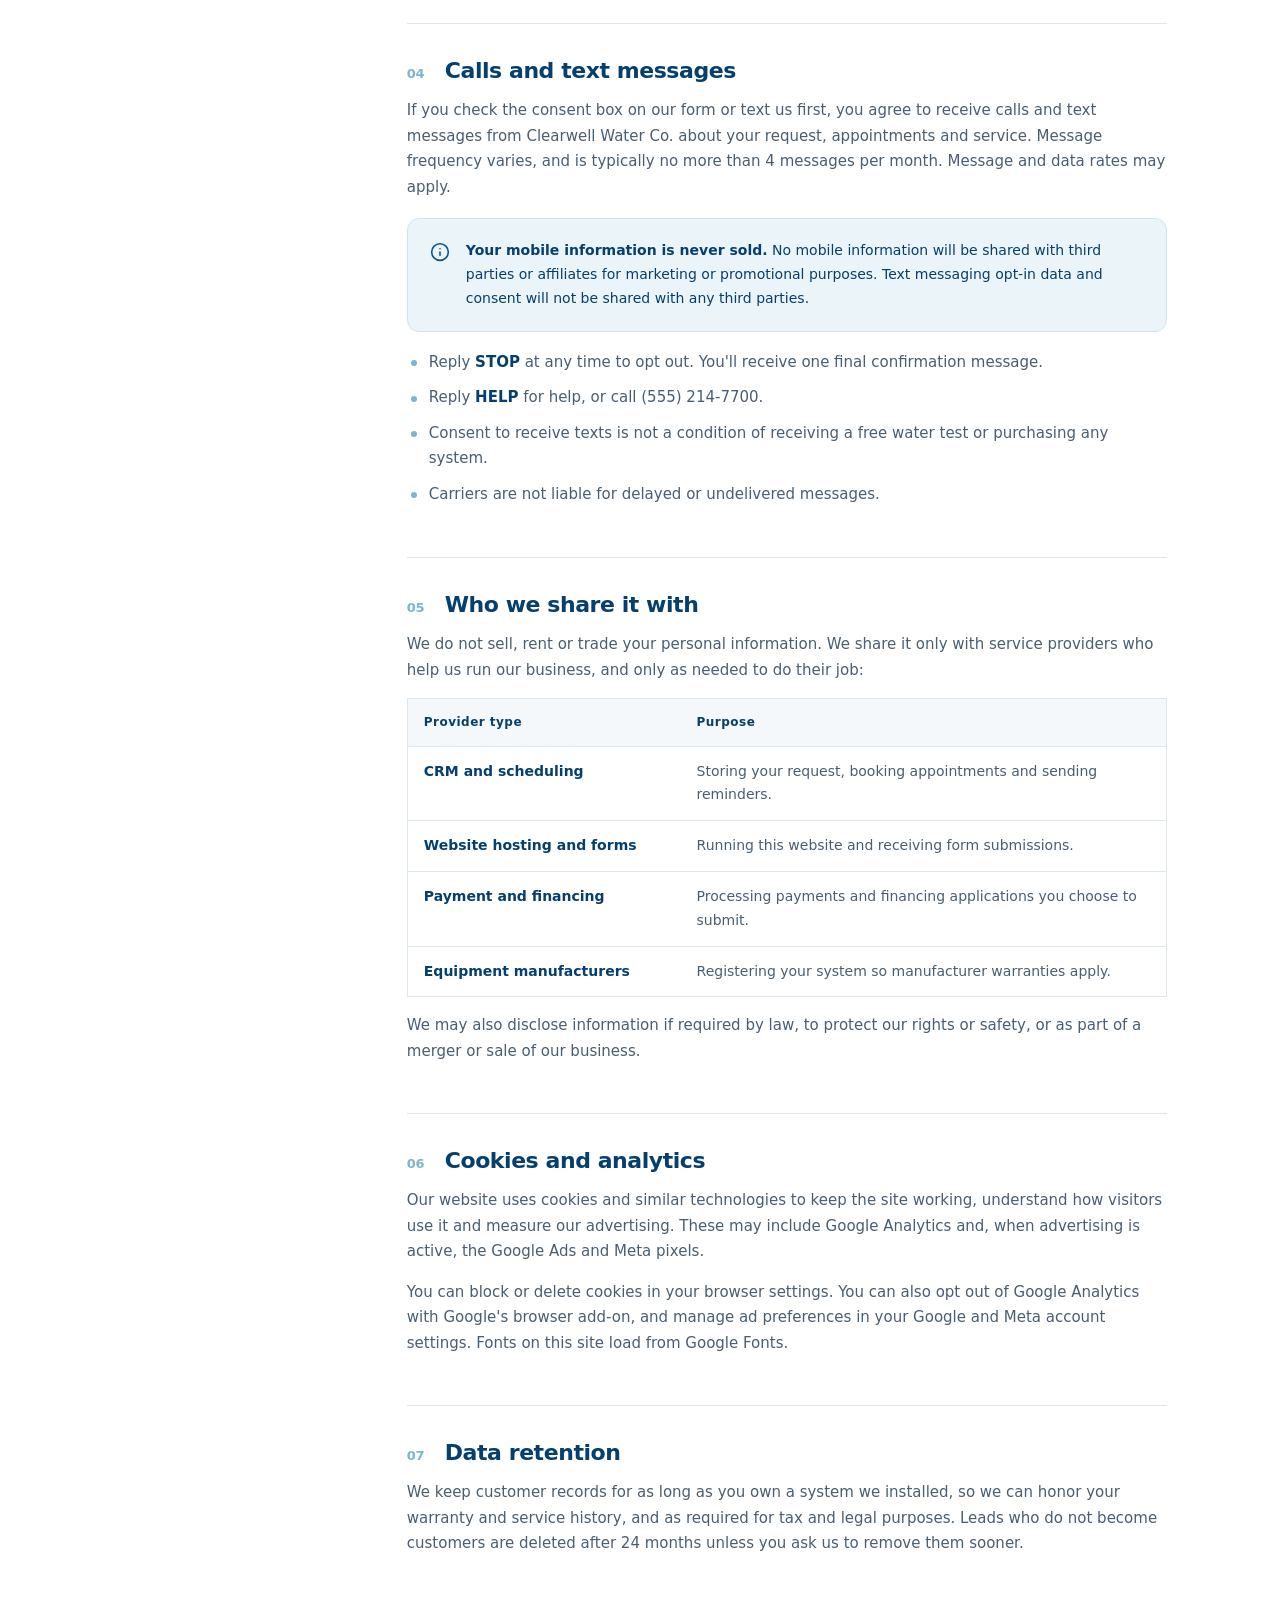
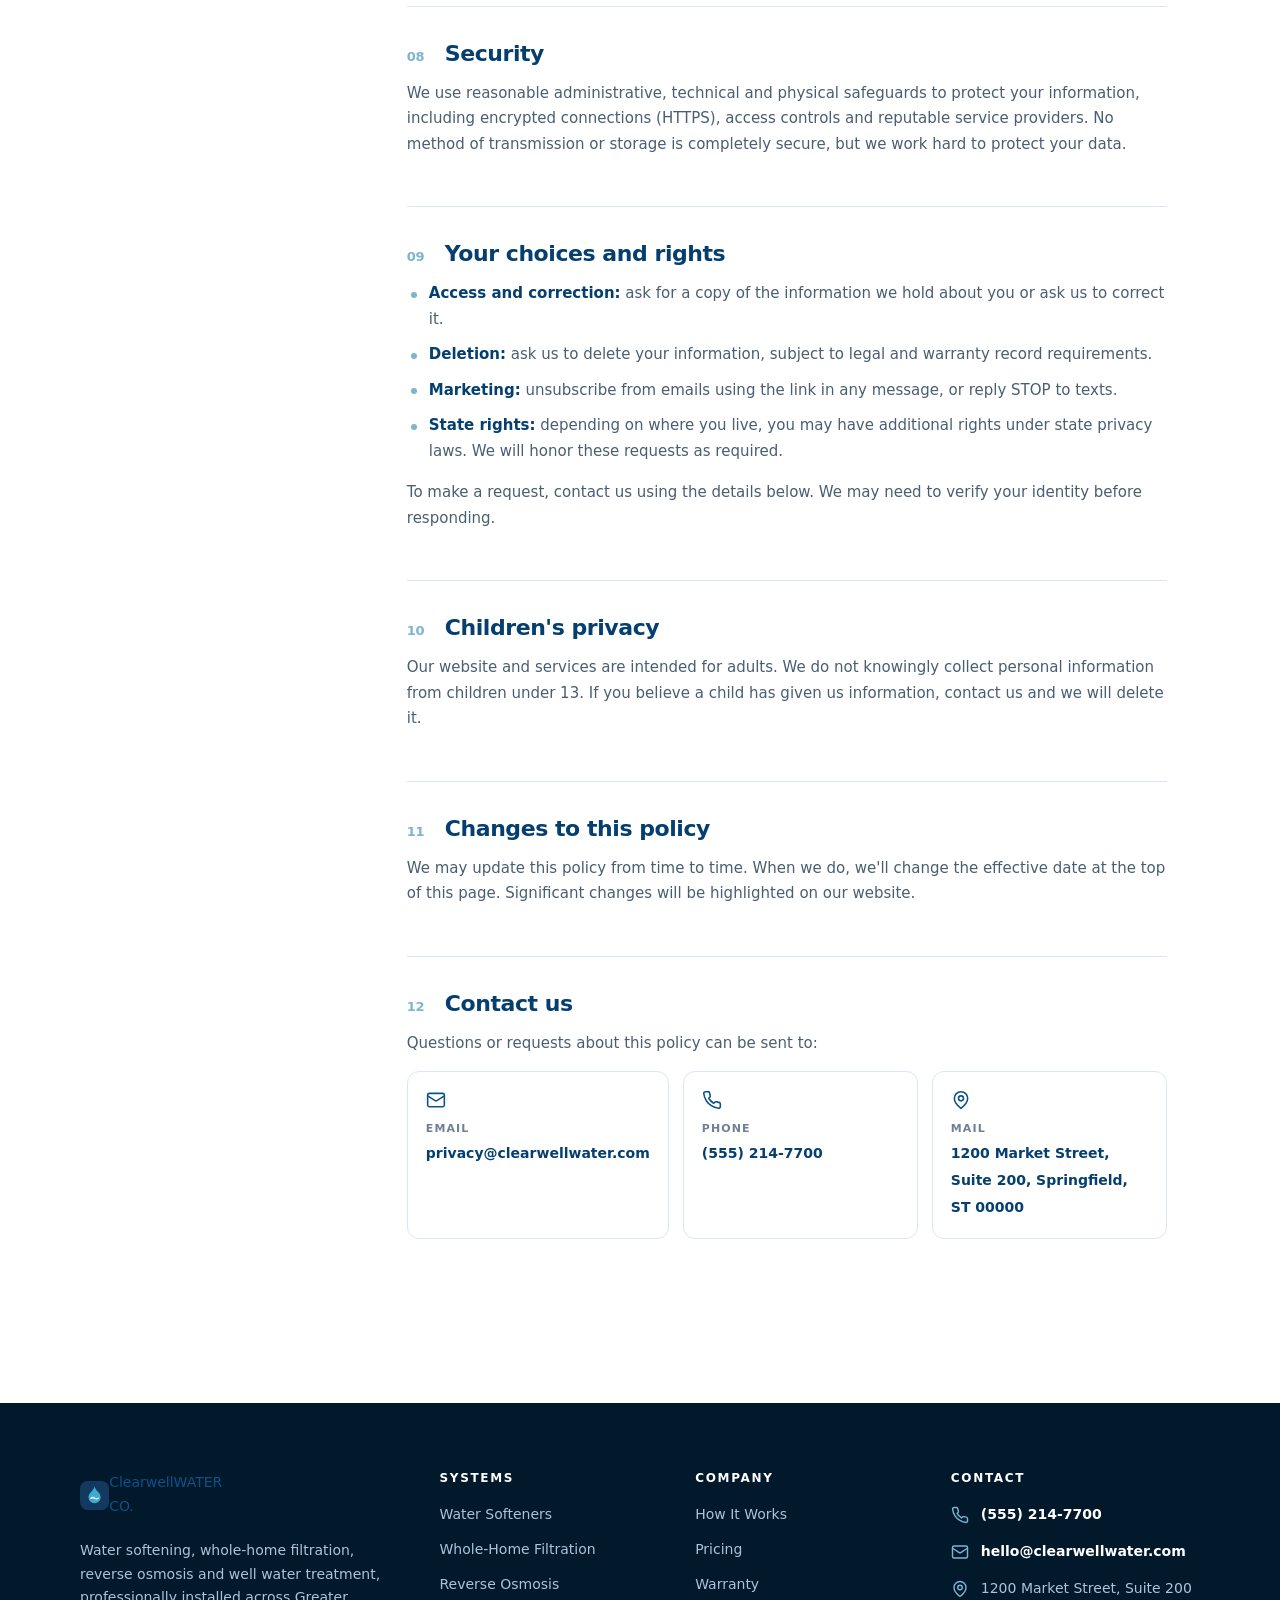
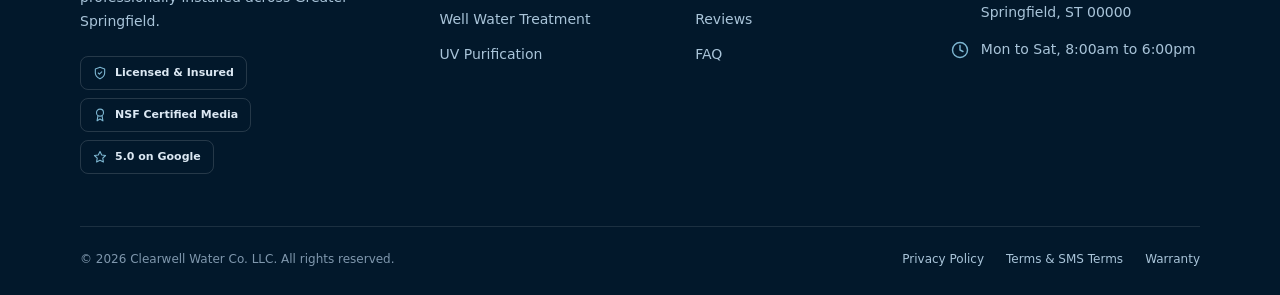
<file: privacy.html>
<!doctype html>
<html lang="en">
<head>
  <meta charset="utf-8">
  <meta name="viewport" content="width=device-width, initial-scale=1">
  <title>Privacy Policy | Clearwell Water Co.</title>
  <meta name="description" content="How Clearwell Water Co. collects, uses and protects your personal information, including our text message (SMS) practices.">
  <meta name="theme-color" content="#0B2A4A">
  <link rel="icon" href="assets/img/favicon.svg" type="image/svg+xml">
  <link rel="preconnect" href="https://fonts.googleapis.com">
  <link rel="preconnect" href="https://fonts.gstatic.com" crossorigin>
  <link href="https://fonts.googleapis.com/css2?family=Inter:wght@400;500;600&family=Plus+Jakarta+Sans:wght@600;700;800&display=swap" rel="stylesheet">
  <link rel="stylesheet" href="assets/css/styles.css">
</head>
<body>

<svg width="0" height="0" style="position:absolute" aria-hidden="true">
  <symbol id="i-phone" viewBox="0 0 24 24"><path d="M22 16.92v3a2 2 0 0 1-2.18 2 19.79 19.79 0 0 1-8.63-3.07 19.5 19.5 0 0 1-6-6 19.79 19.79 0 0 1-3.07-8.67A2 2 0 0 1 4.11 2h3a2 2 0 0 1 2 1.72c.13.96.36 1.9.7 2.81a2 2 0 0 1-.45 2.11L8.09 9.91a16 16 0 0 0 6 6l1.27-1.27a2 2 0 0 1 2.11-.45c.91.34 1.85.57 2.81.7A2 2 0 0 1 22 16.92z"/></symbol>
  <symbol id="i-menu" viewBox="0 0 24 24"><path d="M4 7h16M4 12h16M4 17h16"/></symbol>
  <symbol id="i-chevron" viewBox="0 0 24 24"><path d="m9 18 6-6-6-6"/></symbol>
  <symbol id="i-shield" viewBox="0 0 24 24"><path d="M12 22s8-4 8-10V5l-8-3-8 3v7c0 6 8 10 8 10z"/><path d="m9 12 2 2 4-4"/></symbol>
  <symbol id="i-lock" viewBox="0 0 24 24"><rect x="4" y="11" width="16" height="10" rx="2"/><path d="M8 11V7a4 4 0 0 1 8 0v4"/></symbol>
  <symbol id="i-calendar" viewBox="0 0 24 24"><rect x="3" y="4" width="18" height="18" rx="2"/><path d="M16 2v4M8 2v4M3 10h18"/></symbol>
  <symbol id="i-info" viewBox="0 0 24 24"><circle cx="12" cy="12" r="10"/><path d="M12 16v-4M12 8h.01"/></symbol>
  <symbol id="i-pin" viewBox="0 0 24 24"><path d="M20 10c0 6-8 12-8 12s-8-6-8-12a8 8 0 0 1 16 0z"/><circle cx="12" cy="10" r="3"/></symbol>
  <symbol id="i-clock" viewBox="0 0 24 24"><circle cx="12" cy="12" r="10"/><path d="M12 6v6l4 2"/></symbol>
  <symbol id="i-mail" viewBox="0 0 24 24"><rect x="2" y="4" width="20" height="16" rx="2"/><path d="m22 7-8.97 5.7a1.94 1.94 0 0 1-2.06 0L2 7"/></symbol>
  <symbol id="i-award" viewBox="0 0 24 24"><circle cx="12" cy="8" r="6"/><path d="M15.48 12.89 17 22l-5-3-5 3 1.52-9.11"/></symbol>
  <symbol id="i-star" viewBox="0 0 24 24"><path d="M12 2.5l2.94 5.96 6.56.95-4.75 4.63 1.12 6.54L12 17.5l-5.87 3.08 1.12-6.54L2.5 9.41l6.56-.95L12 2.5z"/></symbol>
</svg>

<a class="skip-link" href="#main">Skip to content</a>

<div class="topbar">
  <div class="wrap">
    <div class="topbar-items">
      <span class="topbar-item"><svg class="icon"><use href="#i-pin"/></svg>Serving Greater Springfield &amp; surrounding towns</span>
      <span class="topbar-item hide-sm"><svg class="icon"><use href="#i-clock"/></svg>Mon to Sat, 8am to 6pm</span>
    </div>
    <div class="topbar-items">
      <span class="topbar-item hide-sm">Call or text</span>
      <a class="topbar-item" href="tel:+15552147700"><svg class="icon"><use href="#i-phone"/></svg>(555) 214-7700</a>
    </div>
  </div>
</div>

<header class="header">
  <div class="wrap">
    <a class="logo" href="index.html" aria-label="Clearwell Water Co. home">
      <svg class="logo-mark" viewBox="0 0 40 40" aria-hidden="true"><rect width="40" height="40" rx="11" fill="#0B2A4A"/><path d="M20 7.5c-1 3.3-3.2 6.1-5.5 8.4-1.8 1.9-2.8 4-2.8 6.4a8.3 8.3 0 0 0 16.6 0c0-2.4-1-4.5-2.8-6.4-2.3-2.3-4.5-5.1-5.5-8.4z" fill="#3FA9CF"/><path d="M15 23.6c1.7-1.2 3.4-1.2 5 0s3.4 1.2 5 0" fill="none" stroke="#fff" stroke-width="1.8" stroke-linecap="round"/></svg>
      <span class="logo-text"><span class="logo-name">Clearwell</span><span class="logo-sub">WATER CO.</span></span>
    </a>
    <nav class="nav" aria-label="Primary">
      <a href="index.html#systems">Systems</a>
      <a href="index.html#process">How It Works</a>
      <a href="index.html#pricing">Pricing</a>
      <a href="index.html#reviews">Reviews</a>
      <a href="index.html#faq">FAQ</a>
      <a class="btn btn-primary btn-sm" href="index.html#quote" hidden>Book a Free Water Test</a>
    </nav>
    <div class="header-actions">
      <a class="header-phone" href="tel:+15552147700">
        <span class="header-phone-icon"><svg class="icon icon-sm"><use href="#i-phone"/></svg></span>
        <span class="header-phone-text"><small>Call or text us</small><strong>(555) 214-7700</strong></span>
      </a>
      <a class="btn btn-primary btn-sm" href="index.html#quote">Free Water Test</a>
    </div>
    <button class="menu-toggle" type="button" aria-label="Open menu" aria-expanded="false"><svg class="icon"><use href="#i-menu"/></svg></button>
  </div>
</header>

<main id="main">
  <section class="page-hero">
    <div class="wrap">
      <nav class="breadcrumb" aria-label="Breadcrumb"><a href="index.html">Home</a><svg class="icon"><use href="#i-chevron"/></svg><span>Privacy Policy</span></nav>
      <h1>Privacy Policy</h1>
      <p>We collect only what we need to test your water, give you a price and install your system. We never sell your information.</p>
      <div class="page-meta">
        <span><svg class="icon"><use href="#i-calendar"/></svg>Effective October 27, 2026</span>
        <span><svg class="icon"><use href="#i-lock"/></svg>We never sell your data</span>
        <span><svg class="icon"><use href="#i-shield"/></svg>SMS consent protected</span>
      </div>
    </div>
  </section>

  <div class="wrap legal">
    <aside class="toc" aria-label="On this page">
      <h4>On this page</h4>
      <ol>
        <li><a href="#who-we-are">Who we are</a></li>
        <li><a href="#information-we-collect">Information we collect</a></li>
        <li><a href="#how-we-use">How we use your information</a></li>
        <li><a href="#text-messages">Calls and text messages</a></li>
        <li><a href="#sharing">Who we share it with</a></li>
        <li><a href="#cookies">Cookies and analytics</a></li>
        <li><a href="#retention">Data retention</a></li>
        <li><a href="#security">Security</a></li>
        <li><a href="#your-choices">Your choices and rights</a></li>
        <li><a href="#children">Children's privacy</a></li>
        <li><a href="#changes">Changes to this policy</a></li>
        <li><a href="#contact">Contact us</a></li>
      </ol>
      <div class="toc-card">
        <strong>Questions about your data?</strong>
        Email <a href="mailto:privacy@clearwellwater.com">privacy@clearwellwater.com</a> and we'll respond within 5 business days.
      </div>
    </aside>

    <article class="prose">
      <section id="who-we-are">
        <h2><span class="num">01</span>Who we are</h2>
        <p>Clearwell Water Co. LLC ("Clearwell," "we," "us") installs and services residential water treatment systems, including water softeners, whole-home filtration, reverse osmosis and well water treatment, in Greater Springfield and surrounding communities.</p>
        <p>This policy explains how we handle personal information collected through our website, phone calls, text messages and in-home appointments. By using our website or contacting us, you agree to the practices described here.</p>
      </section>

      <section id="information-we-collect">
        <h2><span class="num">02</span>Information we collect</h2>
        <h3>Information you give us</h3>
        <ul>
          <li><strong>Contact details</strong> such as your name, phone number, email address, street address and ZIP code.</li>
          <li><strong>Home and water details</strong> such as your water source (city or well), the problems you're noticing, household size and plumbing notes.</li>
          <li><strong>Water test results</strong> recorded during your free in-home test.</li>
          <li><strong>Payment and financing details</strong> when you purchase a system. Card payments are processed by our payment provider; we do not store full card numbers.</li>
        </ul>
        <h3>Information collected automatically</h3>
        <ul>
          <li>Device and browser type, IP address, pages visited, referring website and time spent on the site.</li>
          <li>Information from cookies and similar technologies, described in <a href="#cookies">Cookies and analytics</a>.</li>
        </ul>
      </section>

      <section id="how-we-use">
        <h2><span class="num">03</span>How we use your information</h2>
        <ul>
          <li>To respond to your request and schedule your free water test.</li>
          <li>To prepare a written recommendation and price for your home.</li>
          <li>To install, maintain and service your system, and to honor your warranty.</li>
          <li>To send appointment confirmations, reminders and filter or salt reminders.</li>
          <li>To improve our website, services and customer experience.</li>
          <li>To comply with legal obligations and protect our rights.</li>
        </ul>
      </section>

      <section id="text-messages">
        <h2><span class="num">04</span>Calls and text messages</h2>
        <p>If you check the consent box on our form or text us first, you agree to receive calls and text messages from Clearwell Water Co. about your request, appointments and service. Message frequency varies, and is typically no more than 4 messages per month. Message and data rates may apply.</p>
        <div class="callout">
          <svg class="icon"><use href="#i-info"/></svg>
          <p><strong>Your mobile information is never sold.</strong> No mobile information will be shared with third parties or affiliates for marketing or promotional purposes. Text messaging opt-in data and consent will not be shared with any third parties.</p>
        </div>
        <ul>
          <li>Reply <strong>STOP</strong> at any time to opt out. You'll receive one final confirmation message.</li>
          <li>Reply <strong>HELP</strong> for help, or call (555) 214-7700.</li>
          <li>Consent to receive texts is not a condition of receiving a free water test or purchasing any system.</li>
          <li>Carriers are not liable for delayed or undelivered messages.</li>
        </ul>
      </section>

      <section id="sharing">
        <h2><span class="num">05</span>Who we share it with</h2>
        <p>We do not sell, rent or trade your personal information. We share it only with service providers who help us run our business, and only as needed to do their job:</p>
        <table class="data-table">
          <thead><tr><th>Provider type</th><th>Purpose</th></tr></thead>
          <tbody>
            <tr><td>CRM and scheduling</td><td>Storing your request, booking appointments and sending reminders.</td></tr>
            <tr><td>Website hosting and forms</td><td>Running this website and receiving form submissions.</td></tr>
            <tr><td>Payment and financing</td><td>Processing payments and financing applications you choose to submit.</td></tr>
            <tr><td>Equipment manufacturers</td><td>Registering your system so manufacturer warranties apply.</td></tr>
          </tbody>
        </table>
        <p>We may also disclose information if required by law, to protect our rights or safety, or as part of a merger or sale of our business.</p>
      </section>

      <section id="cookies">
        <h2><span class="num">06</span>Cookies and analytics</h2>
        <p>Our website uses cookies and similar technologies to keep the site working, understand how visitors use it and measure our advertising. These may include Google Analytics and, when advertising is active, the Google Ads and Meta pixels.</p>
        <p>You can block or delete cookies in your browser settings. You can also opt out of Google Analytics with Google's browser add-on, and manage ad preferences in your Google and Meta account settings. Fonts on this site load from Google Fonts.</p>
      </section>

      <section id="retention">
        <h2><span class="num">07</span>Data retention</h2>
        <p>We keep customer records for as long as you own a system we installed, so we can honor your warranty and service history, and as required for tax and legal purposes. Leads who do not become customers are deleted after 24 months unless you ask us to remove them sooner.</p>
      </section>

      <section id="security">
        <h2><span class="num">08</span>Security</h2>
        <p>We use reasonable administrative, technical and physical safeguards to protect your information, including encrypted connections (HTTPS), access controls and reputable service providers. No method of transmission or storage is completely secure, but we work hard to protect your data.</p>
      </section>

      <section id="your-choices">
        <h2><span class="num">09</span>Your choices and rights</h2>
        <ul>
          <li><strong>Access and correction:</strong> ask for a copy of the information we hold about you or ask us to correct it.</li>
          <li><strong>Deletion:</strong> ask us to delete your information, subject to legal and warranty record requirements.</li>
          <li><strong>Marketing:</strong> unsubscribe from emails using the link in any message, or reply STOP to texts.</li>
          <li><strong>State rights:</strong> depending on where you live, you may have additional rights under state privacy laws. We will honor these requests as required.</li>
        </ul>
        <p>To make a request, contact us using the details below. We may need to verify your identity before responding.</p>
      </section>

      <section id="children">
        <h2><span class="num">10</span>Children's privacy</h2>
        <p>Our website and services are intended for adults. We do not knowingly collect personal information from children under 13. If you believe a child has given us information, contact us and we will delete it.</p>
      </section>

      <section id="changes">
        <h2><span class="num">11</span>Changes to this policy</h2>
        <p>We may update this policy from time to time. When we do, we'll change the effective date at the top of this page. Significant changes will be highlighted on our website.</p>
      </section>

      <section id="contact">
        <h2><span class="num">12</span>Contact us</h2>
        <p>Questions or requests about this policy can be sent to:</p>
        <div class="contact-card">
          <div><svg class="icon"><use href="#i-mail"/></svg><small>Email</small><a href="mailto:privacy@clearwellwater.com">privacy@clearwellwater.com</a></div>
          <div><svg class="icon"><use href="#i-phone"/></svg><small>Phone</small><a href="tel:+15552147700">(555) 214-7700</a></div>
          <div><svg class="icon"><use href="#i-pin"/></svg><small>Mail</small><strong>1200 Market Street, Suite 200, Springfield, ST 00000</strong></div>
        </div>
      </section>
    </article>
  </div>
</main>

<footer class="footer">
  <div class="wrap">
    <div class="footer-top">
      <div class="footer-about">
        <a class="logo" href="index.html" aria-label="Clearwell Water Co. home">
          <svg class="logo-mark" viewBox="0 0 40 40" aria-hidden="true"><rect width="40" height="40" rx="11" fill="#133A5E"/><path d="M20 7.5c-1 3.3-3.2 6.1-5.5 8.4-1.8 1.9-2.8 4-2.8 6.4a8.3 8.3 0 0 0 16.6 0c0-2.4-1-4.5-2.8-6.4-2.3-2.3-4.5-5.1-5.5-8.4z" fill="#3FA9CF"/><path d="M15 23.6c1.7-1.2 3.4-1.2 5 0s3.4 1.2 5 0" fill="none" stroke="#fff" stroke-width="1.8" stroke-linecap="round"/></svg>
          <span class="logo-text"><span class="logo-name">Clearwell</span><span class="logo-sub">WATER CO.</span></span>
        </a>
        <p>Water softening, whole-home filtration, reverse osmosis and well water treatment, professionally installed across Greater Springfield.</p>
        <div class="footer-badges">
          <span class="mini-badge"><svg class="icon"><use href="#i-shield"/></svg>Licensed &amp; Insured</span>
          <span class="mini-badge"><svg class="icon"><use href="#i-award"/></svg>NSF Certified Media</span>
          <span class="mini-badge"><svg class="icon"><use href="#i-star"/></svg>5.0 on Google</span>
        </div>
      </div>
      <div>
        <h4>Systems</h4>
        <ul class="footer-links">
          <li><a href="index.html#systems">Water Softeners</a></li>
          <li><a href="index.html#systems">Whole-Home Filtration</a></li>
          <li><a href="index.html#systems">Reverse Osmosis</a></li>
          <li><a href="index.html#systems">Well Water Treatment</a></li>
          <li><a href="index.html#systems">UV Purification</a></li>
        </ul>
      </div>
      <div>
        <h4>Company</h4>
        <ul class="footer-links">
          <li><a href="index.html#process">How It Works</a></li>
          <li><a href="index.html#pricing">Pricing</a></li>
          <li><a href="index.html#warranty">Warranty</a></li>
          <li><a href="index.html#reviews">Reviews</a></li>
          <li><a href="index.html#faq">FAQ</a></li>
        </ul>
      </div>
      <div>
        <h4>Contact</h4>
        <ul class="footer-contact">
          <li><svg class="icon"><use href="#i-phone"/></svg><a href="tel:+15552147700">(555) 214-7700</a></li>
          <li><svg class="icon"><use href="#i-mail"/></svg><a href="mailto:hello@clearwellwater.com">hello@clearwellwater.com</a></li>
          <li><svg class="icon"><use href="#i-pin"/></svg><span>1200 Market Street, Suite 200<br>Springfield, ST 00000</span></li>
          <li><svg class="icon"><use href="#i-clock"/></svg><span>Mon to Sat, 8:00am to 6:00pm</span></li>
        </ul>
      </div>
    </div>
    <div class="footer-bottom">
      <span>© <span data-year>2026</span> Clearwell Water Co. LLC. All rights reserved.</span>
      <nav aria-label="Legal">
        <a href="privacy.html">Privacy Policy</a>
        <a href="terms.html">Terms &amp; SMS Terms</a>
        <a href="index.html#warranty">Warranty</a>
      </nav>
    </div>
  </div>
</footer>

<script src="assets/js/main.js"></script>
</body>
</html>
</file>
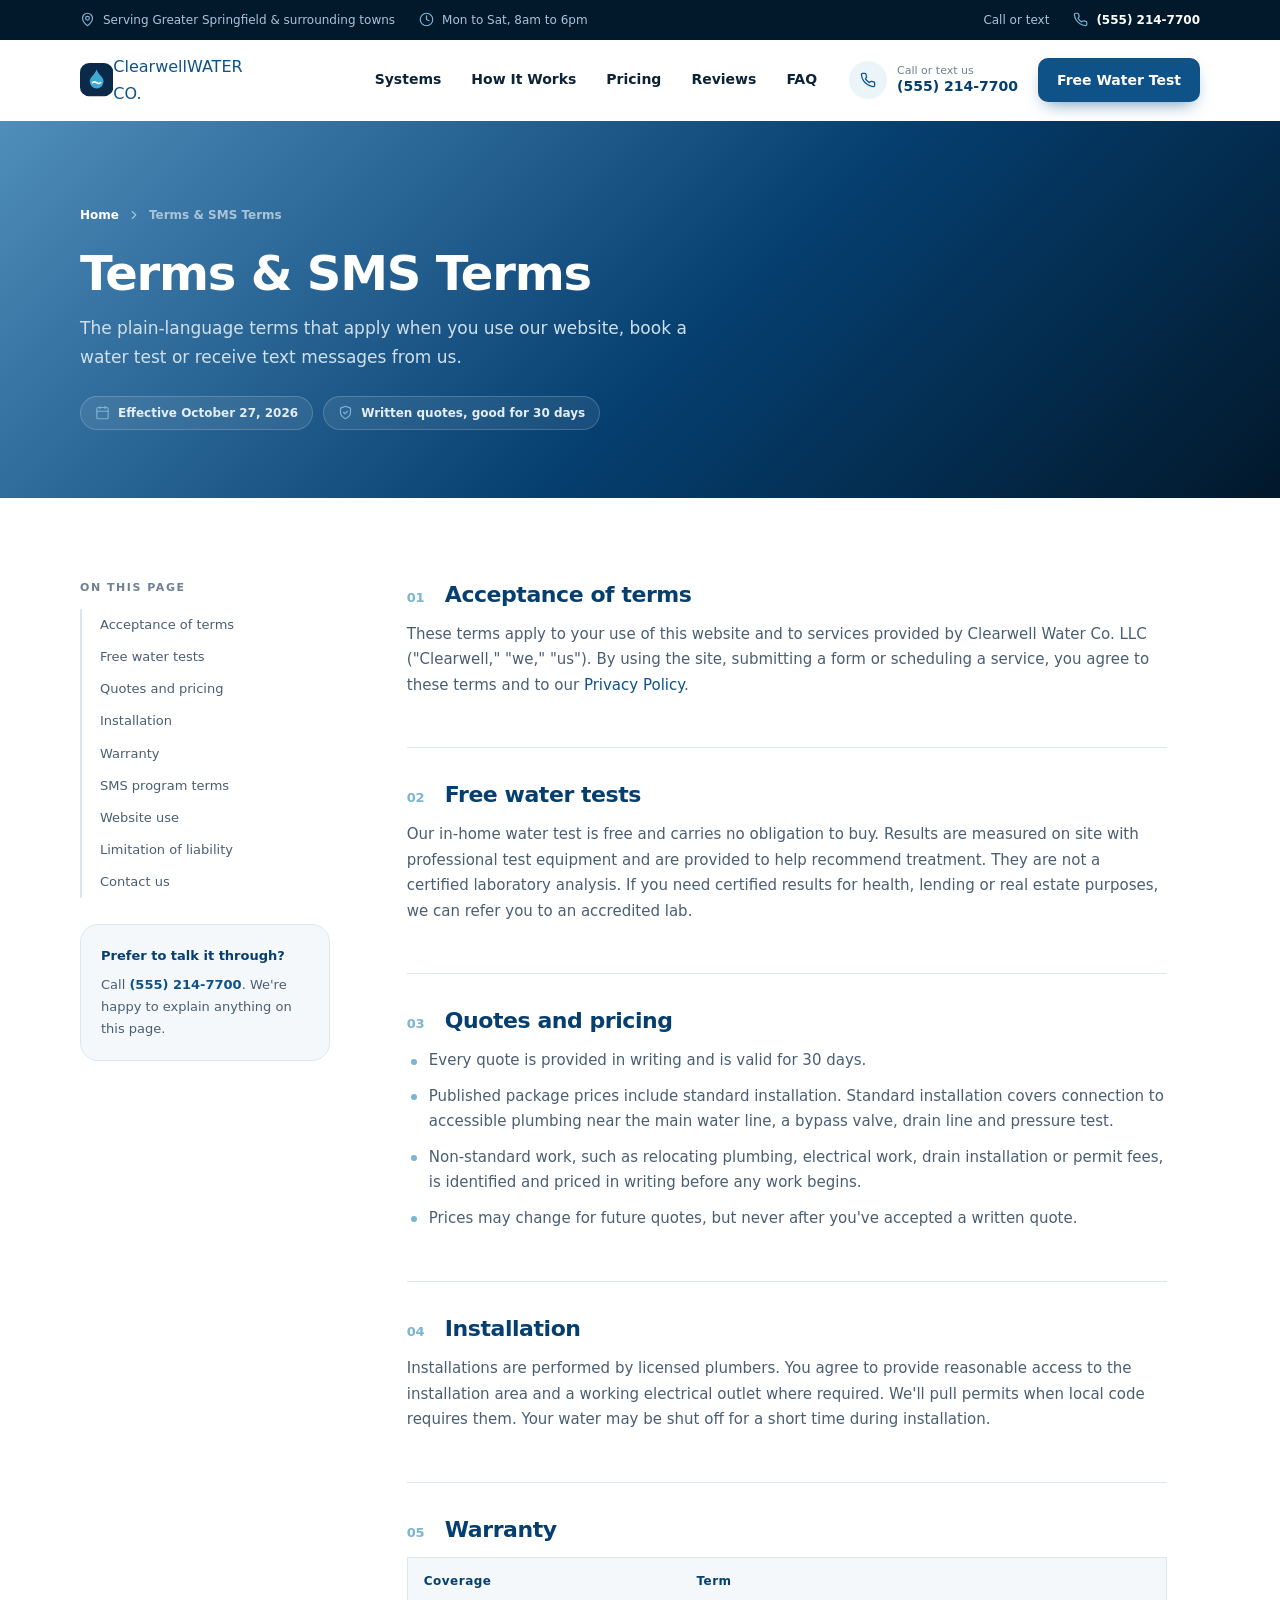
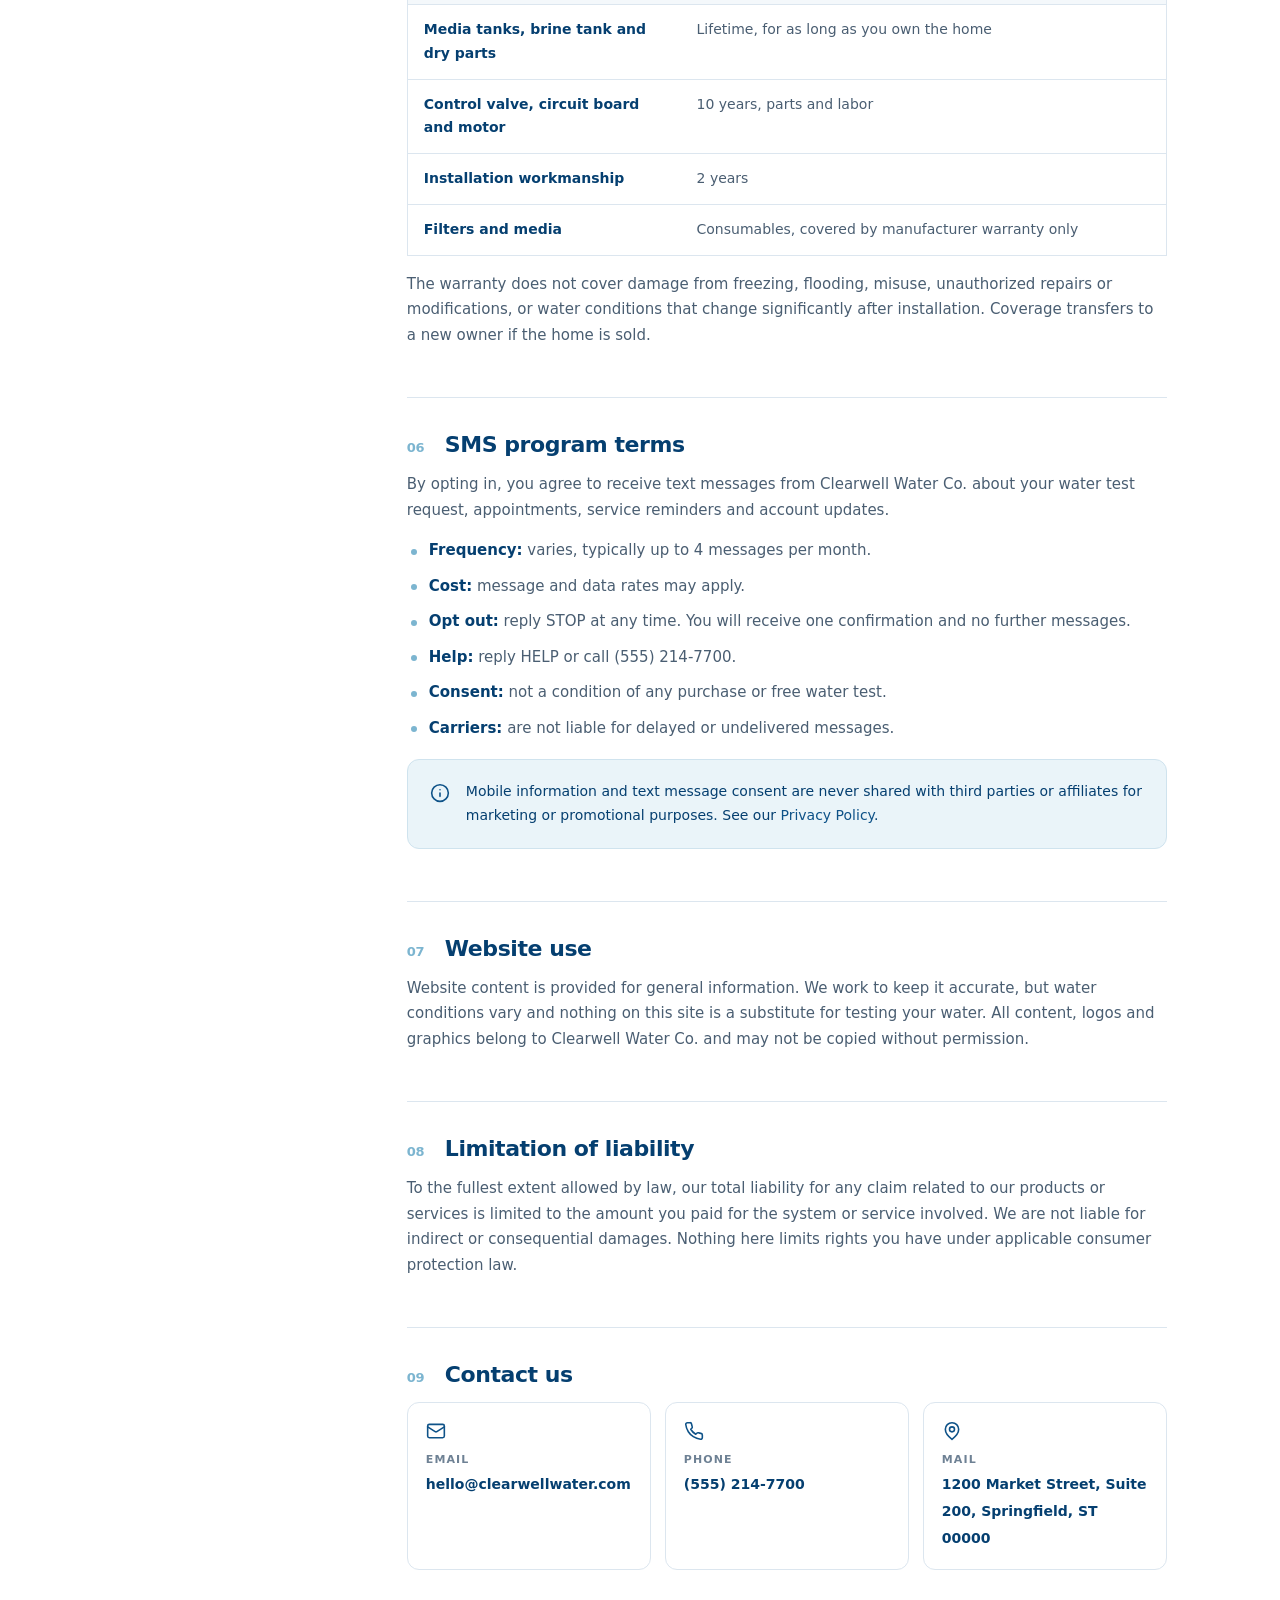
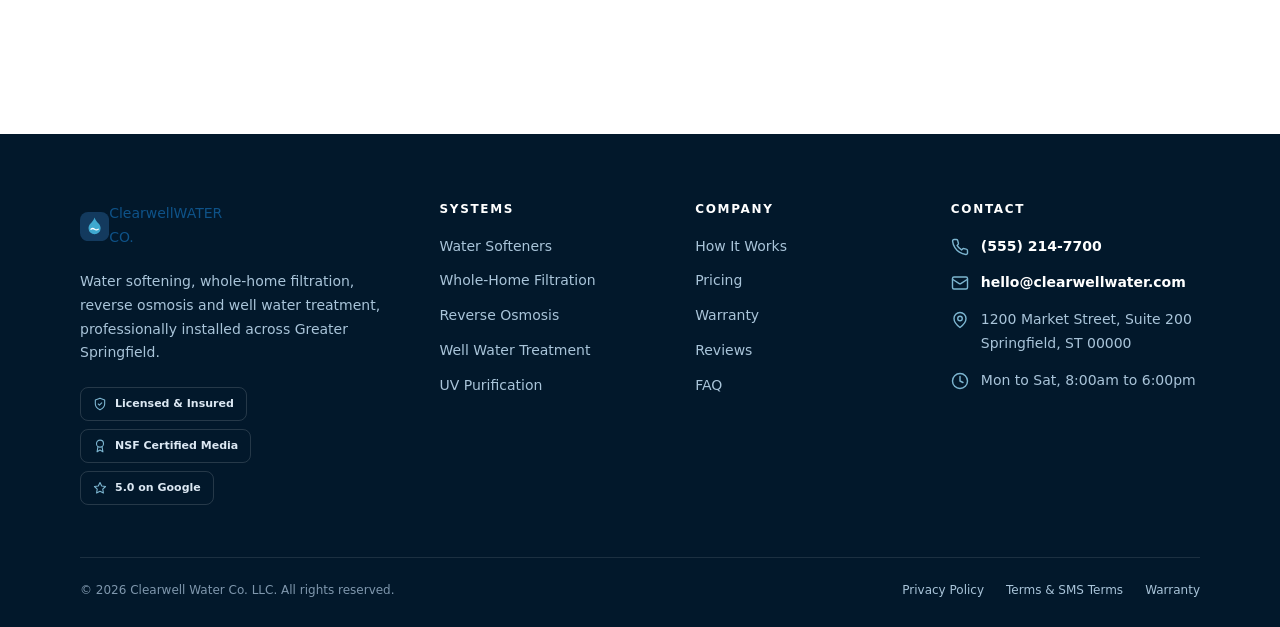
<file: terms.html>
<!doctype html>
<html lang="en">
<head>
  <meta charset="utf-8">
  <meta name="viewport" content="width=device-width, initial-scale=1">
  <title>Terms &amp; SMS Terms | Clearwell Water Co.</title>
  <meta name="description" content="Terms of service and SMS program terms for Clearwell Water Co., including quotes, installation, warranty and text messaging.">
  <meta name="theme-color" content="#0B2A4A">
  <link rel="icon" href="assets/img/favicon.svg" type="image/svg+xml">
  <link rel="preconnect" href="https://fonts.googleapis.com">
  <link rel="preconnect" href="https://fonts.gstatic.com" crossorigin>
  <link href="https://fonts.googleapis.com/css2?family=Inter:wght@400;500;600&family=Plus+Jakarta+Sans:wght@600;700;800&display=swap" rel="stylesheet">
  <link rel="stylesheet" href="assets/css/styles.css">
</head>
<body>

<svg width="0" height="0" style="position:absolute" aria-hidden="true">
  <symbol id="i-phone" viewBox="0 0 24 24"><path d="M22 16.92v3a2 2 0 0 1-2.18 2 19.79 19.79 0 0 1-8.63-3.07 19.5 19.5 0 0 1-6-6 19.79 19.79 0 0 1-3.07-8.67A2 2 0 0 1 4.11 2h3a2 2 0 0 1 2 1.72c.13.96.36 1.9.7 2.81a2 2 0 0 1-.45 2.11L8.09 9.91a16 16 0 0 0 6 6l1.27-1.27a2 2 0 0 1 2.11-.45c.91.34 1.85.57 2.81.7A2 2 0 0 1 22 16.92z"/></symbol>
  <symbol id="i-menu" viewBox="0 0 24 24"><path d="M4 7h16M4 12h16M4 17h16"/></symbol>
  <symbol id="i-chevron" viewBox="0 0 24 24"><path d="m9 18 6-6-6-6"/></symbol>
  <symbol id="i-shield" viewBox="0 0 24 24"><path d="M12 22s8-4 8-10V5l-8-3-8 3v7c0 6 8 10 8 10z"/><path d="m9 12 2 2 4-4"/></symbol>
  <symbol id="i-lock" viewBox="0 0 24 24"><rect x="4" y="11" width="16" height="10" rx="2"/><path d="M8 11V7a4 4 0 0 1 8 0v4"/></symbol>
  <symbol id="i-calendar" viewBox="0 0 24 24"><rect x="3" y="4" width="18" height="18" rx="2"/><path d="M16 2v4M8 2v4M3 10h18"/></symbol>
  <symbol id="i-info" viewBox="0 0 24 24"><circle cx="12" cy="12" r="10"/><path d="M12 16v-4M12 8h.01"/></symbol>
  <symbol id="i-pin" viewBox="0 0 24 24"><path d="M20 10c0 6-8 12-8 12s-8-6-8-12a8 8 0 0 1 16 0z"/><circle cx="12" cy="10" r="3"/></symbol>
  <symbol id="i-clock" viewBox="0 0 24 24"><circle cx="12" cy="12" r="10"/><path d="M12 6v6l4 2"/></symbol>
  <symbol id="i-mail" viewBox="0 0 24 24"><rect x="2" y="4" width="20" height="16" rx="2"/><path d="m22 7-8.97 5.7a1.94 1.94 0 0 1-2.06 0L2 7"/></symbol>
  <symbol id="i-award" viewBox="0 0 24 24"><circle cx="12" cy="8" r="6"/><path d="M15.48 12.89 17 22l-5-3-5 3 1.52-9.11"/></symbol>
  <symbol id="i-star" viewBox="0 0 24 24"><path d="M12 2.5l2.94 5.96 6.56.95-4.75 4.63 1.12 6.54L12 17.5l-5.87 3.08 1.12-6.54L2.5 9.41l6.56-.95L12 2.5z"/></symbol>
</svg>

<a class="skip-link" href="#main">Skip to content</a>

<div class="topbar">
  <div class="wrap">
    <div class="topbar-items">
      <span class="topbar-item"><svg class="icon"><use href="#i-pin"/></svg>Serving Greater Springfield &amp; surrounding towns</span>
      <span class="topbar-item hide-sm"><svg class="icon"><use href="#i-clock"/></svg>Mon to Sat, 8am to 6pm</span>
    </div>
    <div class="topbar-items">
      <span class="topbar-item hide-sm">Call or text</span>
      <a class="topbar-item" href="tel:+15552147700"><svg class="icon"><use href="#i-phone"/></svg>(555) 214-7700</a>
    </div>
  </div>
</div>

<header class="header">
  <div class="wrap">
    <a class="logo" href="index.html" aria-label="Clearwell Water Co. home">
      <svg class="logo-mark" viewBox="0 0 40 40" aria-hidden="true"><rect width="40" height="40" rx="11" fill="#0B2A4A"/><path d="M20 7.5c-1 3.3-3.2 6.1-5.5 8.4-1.8 1.9-2.8 4-2.8 6.4a8.3 8.3 0 0 0 16.6 0c0-2.4-1-4.5-2.8-6.4-2.3-2.3-4.5-5.1-5.5-8.4z" fill="#3FA9CF"/><path d="M15 23.6c1.7-1.2 3.4-1.2 5 0s3.4 1.2 5 0" fill="none" stroke="#fff" stroke-width="1.8" stroke-linecap="round"/></svg>
      <span class="logo-text"><span class="logo-name">Clearwell</span><span class="logo-sub">WATER CO.</span></span>
    </a>
    <nav class="nav" aria-label="Primary">
      <a href="index.html#systems">Systems</a>
      <a href="index.html#process">How It Works</a>
      <a href="index.html#pricing">Pricing</a>
      <a href="index.html#reviews">Reviews</a>
      <a href="index.html#faq">FAQ</a>
      <a class="btn btn-primary btn-sm" href="index.html#quote" hidden>Book a Free Water Test</a>
    </nav>
    <div class="header-actions">
      <a class="header-phone" href="tel:+15552147700">
        <span class="header-phone-icon"><svg class="icon icon-sm"><use href="#i-phone"/></svg></span>
        <span class="header-phone-text"><small>Call or text us</small><strong>(555) 214-7700</strong></span>
      </a>
      <a class="btn btn-primary btn-sm" href="index.html#quote">Free Water Test</a>
    </div>
    <button class="menu-toggle" type="button" aria-label="Open menu" aria-expanded="false"><svg class="icon"><use href="#i-menu"/></svg></button>
  </div>
</header>

<main id="main">
  <section class="page-hero">
    <div class="wrap">
      <nav class="breadcrumb" aria-label="Breadcrumb"><a href="index.html">Home</a><svg class="icon"><use href="#i-chevron"/></svg><span>Terms &amp; SMS Terms</span></nav>
      <h1>Terms &amp; SMS Terms</h1>
      <p>The plain-language terms that apply when you use our website, book a water test or receive text messages from us.</p>
      <div class="page-meta">
        <span><svg class="icon"><use href="#i-calendar"/></svg>Effective October 27, 2026</span>
        <span><svg class="icon"><use href="#i-shield"/></svg>Written quotes, good for 30 days</span>
      </div>
    </div>
  </section>

  <div class="wrap legal">
    <aside class="toc" aria-label="On this page">
      <h4>On this page</h4>
      <ol>
        <li><a href="#acceptance">Acceptance of terms</a></li>
        <li><a href="#water-tests">Free water tests</a></li>
        <li><a href="#quotes">Quotes and pricing</a></li>
        <li><a href="#installation">Installation</a></li>
        <li><a href="#warranty-terms">Warranty</a></li>
        <li><a href="#sms">SMS program terms</a></li>
        <li><a href="#website">Website use</a></li>
        <li><a href="#liability">Limitation of liability</a></li>
        <li><a href="#contact">Contact us</a></li>
      </ol>
      <div class="toc-card">
        <strong>Prefer to talk it through?</strong>
        Call <a href="tel:+15552147700">(555) 214-7700</a>. We're happy to explain anything on this page.
      </div>
    </aside>

    <article class="prose">
      <section id="acceptance">
        <h2><span class="num">01</span>Acceptance of terms</h2>
        <p>These terms apply to your use of this website and to services provided by Clearwell Water Co. LLC ("Clearwell," "we," "us"). By using the site, submitting a form or scheduling a service, you agree to these terms and to our <a href="privacy.html">Privacy Policy</a>.</p>
      </section>

      <section id="water-tests">
        <h2><span class="num">02</span>Free water tests</h2>
        <p>Our in-home water test is free and carries no obligation to buy. Results are measured on site with professional test equipment and are provided to help recommend treatment. They are not a certified laboratory analysis. If you need certified results for health, lending or real estate purposes, we can refer you to an accredited lab.</p>
      </section>

      <section id="quotes">
        <h2><span class="num">03</span>Quotes and pricing</h2>
        <ul>
          <li>Every quote is provided in writing and is valid for 30 days.</li>
          <li>Published package prices include standard installation. Standard installation covers connection to accessible plumbing near the main water line, a bypass valve, drain line and pressure test.</li>
          <li>Non-standard work, such as relocating plumbing, electrical work, drain installation or permit fees, is identified and priced in writing before any work begins.</li>
          <li>Prices may change for future quotes, but never after you've accepted a written quote.</li>
        </ul>
      </section>

      <section id="installation">
        <h2><span class="num">04</span>Installation</h2>
        <p>Installations are performed by licensed plumbers. You agree to provide reasonable access to the installation area and a working electrical outlet where required. We'll pull permits when local code requires them. Your water may be shut off for a short time during installation.</p>
      </section>

      <section id="warranty-terms">
        <h2><span class="num">05</span>Warranty</h2>
        <table class="data-table">
          <thead><tr><th>Coverage</th><th>Term</th></tr></thead>
          <tbody>
            <tr><td>Media tanks, brine tank and dry parts</td><td>Lifetime, for as long as you own the home</td></tr>
            <tr><td>Control valve, circuit board and motor</td><td>10 years, parts and labor</td></tr>
            <tr><td>Installation workmanship</td><td>2 years</td></tr>
            <tr><td>Filters and media</td><td>Consumables, covered by manufacturer warranty only</td></tr>
          </tbody>
        </table>
        <p>The warranty does not cover damage from freezing, flooding, misuse, unauthorized repairs or modifications, or water conditions that change significantly after installation. Coverage transfers to a new owner if the home is sold.</p>
      </section>

      <section id="sms">
        <h2><span class="num">06</span>SMS program terms</h2>
        <p>By opting in, you agree to receive text messages from Clearwell Water Co. about your water test request, appointments, service reminders and account updates.</p>
        <ul>
          <li><strong>Frequency:</strong> varies, typically up to 4 messages per month.</li>
          <li><strong>Cost:</strong> message and data rates may apply.</li>
          <li><strong>Opt out:</strong> reply STOP at any time. You will receive one confirmation and no further messages.</li>
          <li><strong>Help:</strong> reply HELP or call (555) 214-7700.</li>
          <li><strong>Consent:</strong> not a condition of any purchase or free water test.</li>
          <li><strong>Carriers:</strong> are not liable for delayed or undelivered messages.</li>
        </ul>
        <div class="callout">
          <svg class="icon"><use href="#i-info"/></svg>
          <p>Mobile information and text message consent are never shared with third parties or affiliates for marketing or promotional purposes. See our <a href="privacy.html#text-messages">Privacy Policy</a>.</p>
        </div>
      </section>

      <section id="website">
        <h2><span class="num">07</span>Website use</h2>
        <p>Website content is provided for general information. We work to keep it accurate, but water conditions vary and nothing on this site is a substitute for testing your water. All content, logos and graphics belong to Clearwell Water Co. and may not be copied without permission.</p>
      </section>

      <section id="liability">
        <h2><span class="num">08</span>Limitation of liability</h2>
        <p>To the fullest extent allowed by law, our total liability for any claim related to our products or services is limited to the amount you paid for the system or service involved. We are not liable for indirect or consequential damages. Nothing here limits rights you have under applicable consumer protection law.</p>
      </section>

      <section id="contact">
        <h2><span class="num">09</span>Contact us</h2>
        <div class="contact-card">
          <div><svg class="icon"><use href="#i-mail"/></svg><small>Email</small><a href="mailto:hello@clearwellwater.com">hello@clearwellwater.com</a></div>
          <div><svg class="icon"><use href="#i-phone"/></svg><small>Phone</small><a href="tel:+15552147700">(555) 214-7700</a></div>
          <div><svg class="icon"><use href="#i-pin"/></svg><small>Mail</small><strong>1200 Market Street, Suite 200, Springfield, ST 00000</strong></div>
        </div>
      </section>
    </article>
  </div>
</main>

<footer class="footer">
  <div class="wrap">
    <div class="footer-top">
      <div class="footer-about">
        <a class="logo" href="index.html" aria-label="Clearwell Water Co. home">
          <svg class="logo-mark" viewBox="0 0 40 40" aria-hidden="true"><rect width="40" height="40" rx="11" fill="#133A5E"/><path d="M20 7.5c-1 3.3-3.2 6.1-5.5 8.4-1.8 1.9-2.8 4-2.8 6.4a8.3 8.3 0 0 0 16.6 0c0-2.4-1-4.5-2.8-6.4-2.3-2.3-4.5-5.1-5.5-8.4z" fill="#3FA9CF"/><path d="M15 23.6c1.7-1.2 3.4-1.2 5 0s3.4 1.2 5 0" fill="none" stroke="#fff" stroke-width="1.8" stroke-linecap="round"/></svg>
          <span class="logo-text"><span class="logo-name">Clearwell</span><span class="logo-sub">WATER CO.</span></span>
        </a>
        <p>Water softening, whole-home filtration, reverse osmosis and well water treatment, professionally installed across Greater Springfield.</p>
        <div class="footer-badges">
          <span class="mini-badge"><svg class="icon"><use href="#i-shield"/></svg>Licensed &amp; Insured</span>
          <span class="mini-badge"><svg class="icon"><use href="#i-award"/></svg>NSF Certified Media</span>
          <span class="mini-badge"><svg class="icon"><use href="#i-star"/></svg>5.0 on Google</span>
        </div>
      </div>
      <div>
        <h4>Systems</h4>
        <ul class="footer-links">
          <li><a href="index.html#systems">Water Softeners</a></li>
          <li><a href="index.html#systems">Whole-Home Filtration</a></li>
          <li><a href="index.html#systems">Reverse Osmosis</a></li>
          <li><a href="index.html#systems">Well Water Treatment</a></li>
          <li><a href="index.html#systems">UV Purification</a></li>
        </ul>
      </div>
      <div>
        <h4>Company</h4>
        <ul class="footer-links">
          <li><a href="index.html#process">How It Works</a></li>
          <li><a href="index.html#pricing">Pricing</a></li>
          <li><a href="index.html#warranty">Warranty</a></li>
          <li><a href="index.html#reviews">Reviews</a></li>
          <li><a href="index.html#faq">FAQ</a></li>
        </ul>
      </div>
      <div>
        <h4>Contact</h4>
        <ul class="footer-contact">
          <li><svg class="icon"><use href="#i-phone"/></svg><a href="tel:+15552147700">(555) 214-7700</a></li>
          <li><svg class="icon"><use href="#i-mail"/></svg><a href="mailto:hello@clearwellwater.com">hello@clearwellwater.com</a></li>
          <li><svg class="icon"><use href="#i-pin"/></svg><span>1200 Market Street, Suite 200<br>Springfield, ST 00000</span></li>
          <li><svg class="icon"><use href="#i-clock"/></svg><span>Mon to Sat, 8:00am to 6:00pm</span></li>
        </ul>
      </div>
    </div>
    <div class="footer-bottom">
      <span>© <span data-year>2026</span> Clearwell Water Co. LLC. All rights reserved.</span>
      <nav aria-label="Legal">
        <a href="privacy.html">Privacy Policy</a>
        <a href="terms.html">Terms &amp; SMS Terms</a>
        <a href="index.html#warranty">Warranty</a>
      </nav>
    </div>
  </div>
</footer>

<script src="assets/js/main.js"></script>
</body>
</html>
</file>
<file: assets/css/styles.css>
/* ==========================================================================
   HomeForm Water Treatment | Design system
   ========================================================================== */

:root {
  /* Brand */
  --navy: #053F70;
  --blue: #0E5288;
  --sky: #7CB5D0;
  --deep: #02182B;
  --brand-gradient: linear-gradient(135deg, #4F8DBB 0%, #053F70 55%, #02182B 100%);

  /* Neutrals */
  --ink: #0C2236;
  --slate: #4A5E72;
  --muted: #6E8194;
  --line: #DCE6EF;
  --line-2: #C6D5E2;
  --fog: #F4F8FB;
  --mist: #E6EFF6;
  --sky-wash: #EAF4F9;
  --white: #FFFFFF;
  --success: #2F8A5B;

  /* Type */
  --font: "Montserrat", "Segoe UI", system-ui, -apple-system, sans-serif;
  --fs-h1: clamp(2.125rem, 1.3rem + 3vw, 3.375rem);
  --fs-h2: clamp(1.625rem, 1.2rem + 1.6vw, 2.375rem);
  --fs-h3: 1.1875rem;
  --fs-body: 1rem;
  --fs-sm: .9375rem;
  --fs-xs: .8125rem;

  /* Layout */
  --wrap: 1200px;
  --gutter: clamp(16px, 4vw, 40px);
  --section-y: clamp(64px, 7.5vw, 104px);
  --header-h: 80px;
  --radius-sm: 8px;
  --radius: 12px;
  --radius-lg: 18px;
  --shadow-sm: 0 1px 2px rgba(5, 63, 112, .05), 0 2px 8px rgba(5, 63, 112, .05);
  --shadow: 0 1px 2px rgba(5, 63, 112, .04), 0 12px 30px -8px rgba(5, 63, 112, .16);
  --shadow-lg: 0 2px 6px rgba(5, 63, 112, .06), 0 30px 60px -16px rgba(2, 24, 43, .4);
  --ease: cubic-bezier(.2, .7, .2, 1);
}

/* Reset ------------------------------------------------------------------ */
*, *::before, *::after { box-sizing: border-box; }
html { -webkit-text-size-adjust: 100%; scroll-behavior: smooth; scroll-padding-top: calc(var(--header-h) + 16px); }
body {
  margin: 0;
  font-family: var(--font);
  font-size: var(--fs-body);
  line-height: 1.7;
  color: var(--ink);
  background: var(--white);
  -webkit-font-smoothing: antialiased;
  -moz-osx-font-smoothing: grayscale;
  text-rendering: optimizeLegibility;
}
img, svg, video { display: block; max-width: 100%; }
img { height: auto; }
a { color: var(--blue); text-decoration: none; }
a:hover { color: var(--navy); }
a[href^="tel:"] { white-space: nowrap; }
h1, h2, h3, h4 { font-family: var(--font); color: var(--navy); line-height: 1.18; letter-spacing: -0.02em; margin: 0 0 .5em; font-weight: 700; }
h1 { font-size: var(--fs-h1); font-weight: 800; letter-spacing: -0.025em; }
h2 { font-size: var(--fs-h2); font-weight: 800; }
h3 { font-size: var(--fs-h3); letter-spacing: -0.01em; }
p { margin: 0 0 1em; }
ul { margin: 0; padding: 0; list-style: none; }
button, input, select, textarea { font: inherit; color: inherit; }
:focus-visible { outline: 3px solid var(--sky); outline-offset: 2px; border-radius: 4px; }
.skip-link { position: absolute; left: 16px; top: -60px; z-index: 200; background: var(--navy); color: #fff; padding: 10px 16px; border-radius: var(--radius-sm); }
.skip-link:focus { top: 12px; color: #fff; }
main:focus { outline: none; }

.icon { width: 20px; height: 20px; flex: none; fill: none; stroke: currentColor; stroke-width: 1.9; stroke-linecap: round; stroke-linejoin: round; }
.icon-sm { width: 16px; height: 16px; }
.icon-lg { width: 26px; height: 26px; }
.icon-fill { fill: currentColor; stroke: none; }

/* Layout ----------------------------------------------------------------- */
.wrap { width: 100%; max-width: var(--wrap); margin: 0 auto; padding: 0 var(--gutter); }
.section { padding: var(--section-y) 0; }
.section-fog { background: var(--fog); }
.section-navy { background: var(--navy); color: #C3D8E8; }
.section-navy h2, .section-navy h3 { color: #fff; }

.section-head { max-width: 700px; margin-bottom: clamp(32px, 4vw, 52px); }
.section-head.center { margin-left: auto; margin-right: auto; text-align: center; }
.section-head p { color: var(--slate); font-size: 1.0625rem; margin: 0; }
.section-navy .section-head p { color: #A9C4D9; }

.eyebrow { display: inline-flex; align-items: center; gap: 10px; font-size: .75rem; font-weight: 700; letter-spacing: .14em; text-transform: uppercase; color: var(--blue); margin-bottom: 14px; }
.eyebrow::before { content: ""; width: 22px; height: 2px; background: currentColor; border-radius: 2px; }
.center .eyebrow::after { content: ""; width: 22px; height: 2px; background: currentColor; border-radius: 2px; }
.section-navy .eyebrow, .on-dark .eyebrow { color: var(--sky); }

/* Buttons ---------------------------------------------------------------- */
.btn {
  display: inline-flex; align-items: center; justify-content: center; gap: 10px;
  min-height: 52px; padding: 0 26px; border-radius: 10px; border: 1.5px solid transparent;
  font-family: var(--font); font-size: .9375rem; font-weight: 700; letter-spacing: 0; line-height: 1;
  cursor: pointer; white-space: nowrap;
  transition: background-color .2s var(--ease), border-color .2s var(--ease), color .2s var(--ease), transform .2s var(--ease), box-shadow .2s var(--ease);
}
.btn:active { transform: translateY(1px); }
.btn-primary { background: var(--blue); color: #fff; box-shadow: 0 8px 18px -8px rgba(14, 82, 136, .7); }
.btn-primary:hover { background: var(--navy); color: #fff; }
.btn-outline { border-color: var(--line-2); color: var(--navy); background: #fff; }
.btn-outline:hover { border-color: var(--blue); color: var(--blue); }
.btn-ghost-light { border-color: rgba(255, 255, 255, .38); color: #fff; background: rgba(255, 255, 255, .05); }
.btn-ghost-light:hover { border-color: #fff; background: rgba(255, 255, 255, .12); color: #fff; }
.btn-white { background: #fff; color: var(--navy); }
.btn-white:hover { background: var(--sky-wash); color: var(--navy); }
.btn-block { width: 100%; }
.btn-sm { min-height: 44px; padding: 0 18px; font-size: .875rem; }

.text-link { display: inline-flex; align-items: center; gap: 6px; font-weight: 700; font-size: .875rem; }
.text-link .icon { transition: transform .2s var(--ease); }
.text-link:hover .icon { transform: translateX(3px); }

/* Top bar ---------------------------------------------------------------- */
.topbar { background: var(--deep); color: #A9C4D9; font-size: .75rem; font-weight: 500; }
.topbar .wrap { display: flex; align-items: center; justify-content: space-between; gap: 16px; min-height: 40px; }
.topbar-items { display: flex; align-items: center; gap: 24px; }
.topbar-item { display: inline-flex; align-items: center; gap: 8px; }
.topbar a { color: #fff; font-weight: 700; }
.topbar a:hover { color: var(--sky); }
.topbar .icon { width: 15px; height: 15px; color: var(--sky); }

/* Header ----------------------------------------------------------------- */
.header { position: sticky; top: 0; z-index: 100; background: rgba(255, 255, 255, .98); border-bottom: 1px solid transparent; transition: border-color .2s var(--ease), box-shadow .2s var(--ease); }
.header.is-scrolled { border-color: var(--line); box-shadow: 0 6px 20px -12px rgba(5, 63, 112, .28); }
.header .wrap { display: flex; align-items: center; gap: 32px; height: var(--header-h); }
.logo { display: inline-flex; align-items: center; flex: none; }
.logo img { height: 40px; width: auto; }
.nav { display: flex; align-items: center; gap: 30px; margin-left: auto; }
.nav a { color: var(--ink); font-weight: 600; font-size: .875rem; position: relative; padding: 6px 0; white-space: nowrap; }
.nav a::after { content: ""; position: absolute; left: 0; right: 0; bottom: 0; height: 2px; background: var(--blue); transform: scaleX(0); transform-origin: left; transition: transform .25s var(--ease); }
.nav a:hover { color: var(--navy); }
.nav a:hover::after { transform: scaleX(1); }
.nav .btn { display: none; }
.header-actions { display: flex; align-items: center; gap: 20px; }
.header-phone { display: inline-flex; align-items: center; gap: 10px; color: var(--navy); }
.header-phone:hover { color: var(--blue); }
.header-phone-icon { width: 38px; height: 38px; border-radius: 50%; background: var(--sky-wash); display: grid; place-items: center; color: var(--blue); }
.header-phone-text { display: flex; flex-direction: column; line-height: 1.25; }
.header-phone-text small { font-size: .6875rem; color: var(--muted); font-weight: 500; }
.header-phone-text strong { font-size: .875rem; white-space: nowrap; }
.menu-toggle { display: none; margin-left: auto; width: 44px; height: 44px; border-radius: 10px; border: 1px solid var(--line); background: #fff; cursor: pointer; align-items: center; justify-content: center; color: var(--navy); }

/* Hero ------------------------------------------------------------------- */
.hero { position: relative; isolation: isolate; color: #fff; background: var(--deep); overflow: hidden; }
.hero-video { position: absolute; inset: 0; width: 100%; height: 100%; object-fit: cover; z-index: -2; }
.hero::before {
  content: ""; position: absolute; inset: 0; z-index: -1;
  background:
    linear-gradient(90deg, rgba(2, 24, 43, .94) 0%, rgba(5, 63, 112, .82) 42%, rgba(5, 63, 112, .42) 72%, rgba(2, 24, 43, .55) 100%),
    linear-gradient(0deg, rgba(2, 24, 43, .55) 0%, rgba(2, 24, 43, 0) 35%);
}
.hero .wrap {
  display: grid; grid-template-columns: minmax(0, 1.1fr) minmax(0, 450px);
  gap: clamp(32px, 5vw, 72px); align-items: center;
  padding-top: clamp(52px, 6.5vw, 92px); padding-bottom: clamp(52px, 6.5vw, 92px);
  min-height: min(780px, calc(100vh - 40px - var(--header-h)));
}
.hero-kicker { display: inline-flex; align-items: center; gap: 10px; padding: 7px 14px 7px 8px; border-radius: 999px; background: rgba(255, 255, 255, .08); border: 1px solid rgba(255, 255, 255, .18); font-size: .75rem; font-weight: 600; color: #E3EEF6; margin-bottom: 24px; }
.hero-kicker .dot { width: 24px; height: 24px; border-radius: 50%; background: rgba(124, 181, 208, .22); color: var(--sky); display: grid; place-items: center; }
.hero-kicker .dot .icon { width: 13px; height: 13px; }
.hero h1 { color: #fff; margin-bottom: 20px; max-width: 16ch; }
.hero h1 span { color: var(--sky); }
.hero-lead { font-size: clamp(1rem, .95rem + .3vw, 1.1875rem); color: #CFE0EC; max-width: 540px; margin-bottom: 30px; line-height: 1.65; }
.hero-actions { display: flex; flex-wrap: wrap; gap: 12px; margin-bottom: 36px; }
.hero-points { display: flex; flex-wrap: wrap; gap: 12px 26px; padding-top: 26px; border-top: 1px solid rgba(255, 255, 255, .16); max-width: 600px; }
.hero-points li { display: flex; align-items: center; gap: 10px; font-size: .875rem; font-weight: 600; color: #E6F0F7; white-space: nowrap; }
.tick { width: 22px; height: 22px; border-radius: 50%; display: grid; place-items: center; background: rgba(124, 181, 208, .2); color: var(--sky); flex: none; }
.tick .icon { width: 13px; height: 13px; stroke-width: 2.8; }

/* Lead form card */
.form-card { background: #fff; color: var(--ink); border-radius: var(--radius-lg); box-shadow: var(--shadow-lg); overflow: hidden; }
.form-card-head { padding: 24px 28px 20px; background: var(--brand-gradient); color: #fff; }
.form-card-head h2 { font-size: 1.375rem; color: #fff; margin-bottom: 4px; }
.form-card-head p { color: #D4E5F1; font-size: .875rem; margin: 0; }
.form-card-body { padding: 22px 28px 26px; }
.form-grid { display: grid; grid-template-columns: 1fr 1fr; gap: 14px; }
.field { display: flex; flex-direction: column; gap: 6px; }
.field.full { grid-column: 1 / -1; }
.field label, .field .label { font-size: .75rem; font-weight: 700; color: var(--navy); letter-spacing: .01em; }
.field input, .field select, .field textarea { width: 100%; height: 48px; padding: 0 14px; border: 1px solid var(--line-2); border-radius: 10px; background: #fff; font-size: 1rem; transition: border-color .15s, box-shadow .15s; }
.field select { appearance: none; background-image: url("data:image/svg+xml,%3Csvg xmlns='http://www.w3.org/2000/svg' width='16' height='16' fill='none' stroke='%234A5E72' stroke-width='2' stroke-linecap='round' stroke-linejoin='round'%3E%3Cpath d='m4 6 4 4 4-4'/%3E%3C/svg%3E"); background-repeat: no-repeat; background-position: right 14px center; padding-right: 40px; }
.field input::placeholder { color: #95A6B6; }
.field input:focus, .field select:focus, .field textarea:focus { outline: none; border-color: var(--blue); box-shadow: 0 0 0 4px rgba(14, 82, 136, .12); }
.field.has-error input, .field.has-error select { border-color: #C2453A; }
.segmented { display: grid; grid-template-columns: repeat(3, 1fr); gap: 6px; padding: 4px; background: var(--fog); border: 1px solid var(--line); border-radius: 10px; }
.segmented input { position: absolute; opacity: 0; pointer-events: none; }
.segmented label { display: flex; align-items: center; justify-content: center; height: 40px; border-radius: 7px; font-size: .75rem; font-weight: 700; color: var(--slate); cursor: pointer; transition: all .15s; text-align: center; }
.segmented input:checked + label { background: #fff; color: var(--navy); box-shadow: var(--shadow-sm); }
.segmented input:focus-visible + label { outline: 3px solid var(--sky); }
.consent { display: flex; gap: 10px; align-items: flex-start; font-size: .6875rem; color: var(--muted); line-height: 1.55; font-weight: 500; }
.consent input { width: 16px; height: 16px; margin-top: 1px; accent-color: var(--blue); flex: none; }
.form-foot { display: flex; align-items: center; justify-content: center; gap: 8px 18px; flex-wrap: wrap; margin-top: 14px; font-size: .75rem; color: var(--muted); font-weight: 500; }
.form-foot span { display: inline-flex; align-items: center; gap: 6px; }
.form-foot .icon { width: 14px; height: 14px; color: var(--success); }
.form-success { display: none; text-align: center; padding: 48px 28px; }
.form-success .icon-wrap { width: 64px; height: 64px; margin: 0 auto 18px; border-radius: 50%; background: rgba(47, 138, 91, .12); color: var(--success); display: grid; place-items: center; }
.form-success h3 { font-size: 1.3125rem; }
.form-success p { color: var(--slate); margin: 0; font-size: .9375rem; }
.is-sent .form-card-body, .is-sent .form-card-head { display: none; }
.is-sent .form-success { display: block; }

/* Seals ------------------------------------------------------------------ */
.trust { border-bottom: 1px solid var(--line); background: #fff; }
.trust .wrap { padding-top: 36px; padding-bottom: 36px; }
.seals { display: grid; grid-template-columns: repeat(6, 1fr); gap: 24px; align-items: center; justify-items: center; }
.seal { width: 112px; height: 112px; transition: transform .3s var(--ease); }
.seal:hover { transform: translateY(-3px); }
.seal text { font-family: var(--font); }
.seal .ring-text { font-size: 7.2px; font-weight: 700; letter-spacing: 1.4px; fill: var(--navy); }
.seal .big { font-weight: 800; fill: var(--navy); }
.seal .small { font-size: 6.6px; font-weight: 700; letter-spacing: 1.1px; fill: var(--blue); }
.seal .dotc { fill: var(--sky); }
.seal .ring-outer { fill: none; stroke: var(--navy); stroke-width: 2.4; }
.seal .ring-inner { fill: none; stroke: var(--line-2); stroke-width: 1; }
.seal .core { fill: var(--sky-wash); }

/* Grids & cards ---------------------------------------------------------- */
.grid-3 { display: grid; grid-template-columns: repeat(3, 1fr); gap: 22px; }
.card { background: #fff; border: 1px solid var(--line); border-radius: var(--radius-lg); padding: 28px; transition: border-color .25s var(--ease), box-shadow .25s var(--ease), transform .25s var(--ease); }
.card:hover { border-color: var(--line-2); box-shadow: var(--shadow); transform: translateY(-2px); }
.card h3 { margin-bottom: 8px; }
.card p { color: var(--slate); font-size: var(--fs-sm); margin: 0; }
.icon-tile { width: 50px; height: 50px; border-radius: 14px; background: var(--sky-wash); color: var(--blue); display: grid; place-items: center; margin-bottom: 20px; flex: none; }
.icon-tile .icon { width: 24px; height: 24px; }

/* Why online ------------------------------------------------------------- */
.why { display: grid; grid-template-columns: 1fr 1fr; gap: clamp(36px, 6vw, 80px); align-items: center; }
.why-media { position: relative; }
.why-media img { width: 100%; aspect-ratio: 4 / 4.4; object-fit: cover; border-radius: 22px; box-shadow: var(--shadow); }
.why-badge { position: absolute; left: -18px; bottom: 28px; display: flex; align-items: center; gap: 14px; padding: 16px 20px; background: #fff; border-radius: 14px; box-shadow: var(--shadow-lg); max-width: 290px; }
.why-badge .icon-tile { margin: 0; width: 46px; height: 46px; background: var(--navy); color: #fff; }
.why-badge strong { display: block; font-size: .9375rem; color: var(--navy); line-height: 1.3; }
.why-badge span { font-size: .75rem; color: var(--muted); font-weight: 500; }
.why-copy > p { color: var(--slate); font-size: 1.0625rem; }
.why-list { display: grid; gap: 18px; margin: 28px 0 30px; }
.why-list li { display: flex; gap: 16px; }
.why-list .icon-tile { margin: 0; width: 44px; height: 44px; border-radius: 12px; }
.why-list .icon-tile .icon { width: 21px; height: 21px; }
.why-list strong { display: block; color: var(--navy); font-size: 1rem; margin-bottom: 2px; }
.why-list p { margin: 0; color: var(--slate); font-size: .9375rem; line-height: 1.6; }
.values-quote { margin: 0; padding: 20px 24px; border-left: 3px solid var(--sky); background: var(--fog); border-radius: 0 12px 12px 0; color: var(--navy); font-weight: 600; font-size: .9375rem; line-height: 1.65; }

/* Comparison ------------------------------------------------------------- */
.compare-wrap { margin-top: clamp(48px, 6vw, 72px); }
.compare-title { text-align: center; font-size: 1.25rem; margin-bottom: 22px; }
.compare { width: 100%; border-collapse: separate; border-spacing: 0; background: #fff; border: 1px solid var(--line); border-radius: var(--radius-lg); overflow: hidden; font-size: .875rem; }
.compare th, .compare td { padding: 16px 22px; text-align: left; border-bottom: 1px solid var(--line); vertical-align: middle; }
.compare tr:last-child td { border-bottom: 0; }
.compare thead th { background: var(--fog); font-size: .6875rem; letter-spacing: .1em; text-transform: uppercase; color: var(--slate); font-weight: 700; }
.compare thead th.us { background: var(--navy); color: #fff; }
.compare td:first-child { font-weight: 700; color: var(--navy); width: 34%; }
.compare td.us { background: var(--sky-wash); color: var(--navy); font-weight: 700; }
.compare td.them { color: var(--slate); font-weight: 500; }
.cell { display: inline-flex; align-items: center; gap: 10px; }
.cell .mark { width: 22px; height: 22px; border-radius: 50%; display: grid; place-items: center; flex: none; }
.cell .mark .icon { width: 13px; height: 13px; stroke-width: 3; }
.mark.yes { background: var(--blue); color: #fff; }
.mark.no { background: #EEF1F4; color: #8A99A8; }

/* Benefit photo cards ---------------------------------------------------- */
.photo-card { position: relative; border-radius: var(--radius-lg); overflow: hidden; background: var(--deep); min-height: 360px; display: flex; align-items: flex-end; isolation: isolate; }
.photo-card img { position: absolute; inset: 0; width: 100%; height: 100%; object-fit: cover; z-index: -2; transition: transform .8s var(--ease); }
.photo-card:hover img { transform: scale(1.04); }
.photo-card::before { content: ""; position: absolute; inset: 0; z-index: -1; background: linear-gradient(180deg, rgba(2, 24, 43, 0) 30%, rgba(2, 24, 43, .88) 100%); }
.photo-card-body { padding: 26px; color: #D6E5F0; }
.photo-card-body h3 { color: #fff; margin-bottom: 6px; }
.photo-card-body p { margin: 0; font-size: .875rem; line-height: 1.6; }

/* Systems ---------------------------------------------------------------- */
.system-card { display: flex; flex-direction: column; background: #fff; border: 1px solid var(--line); border-radius: var(--radius-lg); overflow: hidden; transition: box-shadow .25s var(--ease), transform .25s var(--ease); }
.system-card:hover { box-shadow: var(--shadow); transform: translateY(-3px); }
.system-card.featured { border-color: var(--blue); box-shadow: 0 0 0 1px var(--blue), var(--shadow); }
.system-media { position: relative; background: #fff; aspect-ratio: 16 / 11; display: flex; align-items: center; justify-content: center; border-bottom: 1px solid var(--line); padding: 18px; }
.system-media img { height: 100%; width: auto; object-fit: contain; }
.system-media.duo { gap: 4%; }
.system-media.duo img { width: 48%; height: auto; max-height: 100%; }
.ribbon { position: absolute; top: 14px; left: 14px; z-index: 1; display: inline-flex; align-items: center; height: 26px; padding: 0 12px; border-radius: 999px; background: var(--navy); color: #fff; font-size: .625rem; font-weight: 800; letter-spacing: .1em; text-transform: uppercase; }
.ribbon.blue { background: var(--blue); }
.ribbon.light { background: var(--sky-wash); color: var(--navy); }
.system-body { padding: 24px 26px 26px; display: flex; flex-direction: column; flex: 1; }
.system-body h3 { margin-bottom: 6px; }
.system-body > p { color: var(--slate); font-size: .875rem; line-height: 1.6; }
.spec-row { display: grid; grid-template-columns: repeat(3, 1fr); border: 1px solid var(--line); border-radius: var(--radius); margin-bottom: 20px; }
.spec-row div { padding: 11px 8px; text-align: center; }
.spec-row div + div { border-left: 1px solid var(--line); }
.spec-row strong { display: block; font-size: .9375rem; color: var(--navy); white-space: nowrap; }
.spec-row span { font-size: .625rem; color: var(--muted); text-transform: uppercase; letter-spacing: .08em; font-weight: 700; }
.checklist { display: grid; gap: 9px; margin: 2px 0 22px; }
.checklist li { display: flex; gap: 10px; font-size: .875rem; color: var(--ink); font-weight: 500; line-height: 1.5; }
.checklist .icon { width: 18px; height: 18px; color: var(--blue); stroke-width: 2.6; margin-top: 1px; }
.system-foot { margin-top: auto; display: flex; align-items: flex-end; justify-content: space-between; gap: 12px; padding-top: 18px; border-top: 1px solid var(--line); }
.price small { display: block; font-size: .625rem; color: var(--muted); font-weight: 700; letter-spacing: .1em; text-transform: uppercase; margin-bottom: 2px; }
.price strong { font-size: 1.75rem; font-weight: 800; color: var(--navy); letter-spacing: -0.02em; line-height: 1; }
.addons { display: grid; grid-template-columns: repeat(3, 1fr); gap: 14px; margin-top: 24px; }
.addon { display: flex; align-items: center; gap: 14px; padding: 14px 18px 14px 14px; background: #fff; border: 1px solid var(--line); border-radius: var(--radius); }
.addon img { width: 56px; height: 56px; border-radius: 10px; border: 1px solid var(--line); object-fit: contain; background: #fff; flex: none; }
.addon .icon-tile { width: 56px; height: 56px; margin: 0; }
.addon div { flex: 1; min-width: 0; }
.addon strong { display: block; font-size: .875rem; color: var(--navy); line-height: 1.35; }
.addon span { font-size: .75rem; color: var(--muted); font-weight: 500; }
.addon b { font-size: .9375rem; color: var(--navy); white-space: nowrap; }
.otd-note { display: flex; align-items: center; justify-content: center; gap: 10px; margin-top: 26px; text-align: center; color: var(--slate); font-size: .875rem; font-weight: 500; }
.otd-note .icon { color: var(--blue); }

/* Process ---------------------------------------------------------------- */
.steps { display: grid; grid-template-columns: repeat(3, 1fr); gap: 22px; }
.step { position: relative; padding: 30px 28px; border-radius: var(--radius-lg); background: rgba(255, 255, 255, .05); border: 1px solid rgba(255, 255, 255, .12); }
.step-num { display: flex; align-items: center; justify-content: space-between; margin-bottom: 24px; }
.step-num span { font-size: 2.25rem; font-weight: 800; color: rgba(124, 181, 208, .45); line-height: 1; letter-spacing: -0.03em; }
.step-num .icon-tile { margin: 0; background: rgba(124, 181, 208, .16); color: var(--sky); width: 46px; height: 46px; border-radius: 12px; }
.step h3 { font-size: 1.0625rem; margin-bottom: 8px; }
.step p { font-size: .875rem; color: #A9C4D9; margin: 0; line-height: 1.65; }
.process-cta { display: flex; align-items: center; justify-content: space-between; gap: 24px; flex-wrap: wrap; margin-top: 36px; padding: 24px 28px; border-radius: var(--radius-lg); background: rgba(255, 255, 255, .06); border: 1px solid rgba(255, 255, 255, .12); }
.process-cta p { margin: 0; color: #E6F0F7; font-weight: 500; font-size: .9375rem; }
.process-cta p strong { color: #fff; }

/* Warranty --------------------------------------------------------------- */
.warranty { display: grid; grid-template-columns: 0.9fr 1.1fr; gap: clamp(36px, 6vw, 84px); align-items: center; }
.warranty-seal { display: grid; place-items: center; aspect-ratio: 1; border-radius: 50%; background: radial-gradient(circle at 50% 40%, #fff 0%, var(--fog) 70%); border: 1px solid var(--line); }
.warranty-seal .seal { width: 78%; height: 78%; }
.warranty-seal .seal:hover { transform: none; }
.warranty-copy > p { color: var(--slate); }
.warranty-media { position: relative; }
.warranty-media img { width: 100%; aspect-ratio: 1 / 1.05; object-fit: cover; border-radius: 22px; box-shadow: var(--shadow); }
.warranty-media .seal { position: absolute; right: -22px; bottom: -22px; width: 132px; height: 132px; filter: drop-shadow(0 12px 24px rgba(2, 24, 43, .25)); }
.warranty-media .seal:hover { transform: none; }
.tiers { display: grid; grid-template-columns: repeat(2, 1fr); gap: 14px; margin: 26px 0 24px; }
.tier { padding: 20px; border-radius: var(--radius); background: #fff; border: 1px solid var(--line); }
.tier strong { display: block; font-size: 1.375rem; font-weight: 800; color: var(--navy); letter-spacing: -0.02em; line-height: 1.15; }
.tier span { display: block; font-size: .6875rem; font-weight: 700; color: var(--blue); text-transform: uppercase; letter-spacing: .1em; margin: 4px 0 8px; }
.tier p { font-size: .8125rem; color: var(--slate); margin: 0; line-height: 1.55; }
.supplier { display: flex; align-items: center; gap: 14px; flex-wrap: wrap; font-size: .875rem; color: var(--slate); }
.supplier .icon { color: var(--blue); }

/* Cincinnati band -------------------------------------------------------- */
.city { position: relative; isolation: isolate; overflow: hidden; color: #D6E5F0; background: var(--deep); }
.city > img { position: absolute; inset: 0; width: 100%; height: 100%; object-fit: cover; z-index: -2; }
.city::before { content: ""; position: absolute; inset: 0; z-index: -1; background: linear-gradient(90deg, rgba(2, 24, 43, .92) 0%, rgba(5, 63, 112, .78) 48%, rgba(5, 63, 112, .25) 100%); }
.city .wrap { padding-top: clamp(80px, 10vw, 140px); padding-bottom: clamp(80px, 10vw, 140px); }
.city-copy { max-width: 560px; }
.city h2 { color: #fff; font-size: clamp(1.875rem, 1.3rem + 2.2vw, 2.875rem); }
.city-copy > p { font-size: 1.0625rem; color: #CFE0EC; }
.chips { display: flex; flex-wrap: wrap; gap: 8px; margin-top: 26px; }
.chip { display: inline-flex; align-items: center; gap: 7px; height: 34px; padding: 0 14px; border-radius: 999px; background: rgba(255, 255, 255, .1); border: 1px solid rgba(255, 255, 255, .2); font-size: .75rem; font-weight: 600; color: #fff; }
.chip .icon { width: 13px; height: 13px; color: var(--sky); }

/* FAQ -------------------------------------------------------------------- */
.faq { display: grid; grid-template-columns: 360px 1fr; gap: clamp(36px, 6vw, 84px); align-items: start; }
.faq-aside { position: sticky; top: calc(var(--header-h) + 32px); }
.faq-aside > p { color: var(--slate); }
.faq-contact { margin-top: 24px; padding: 24px; border-radius: var(--radius-lg); background: #fff; border: 1px solid var(--line); }
.faq-contact h3 { font-size: 1rem; margin-bottom: 4px; }
.faq-contact p { font-size: .875rem; color: var(--slate); margin-bottom: 16px; }
.accordion { border-top: 1px solid var(--line); }
.accordion details { border-bottom: 1px solid var(--line); }
.accordion summary { list-style: none; display: flex; align-items: center; justify-content: space-between; gap: 24px; padding: 22px 0; cursor: pointer; font-weight: 700; font-size: 1rem; color: var(--navy); }
.accordion summary::-webkit-details-marker { display: none; }
.accordion summary .plus { width: 32px; height: 32px; flex: none; border-radius: 50%; border: 1px solid var(--line-2); display: grid; place-items: center; color: var(--blue); transition: transform .25s var(--ease), background-color .2s; background: #fff; }
.accordion details[open] summary .plus { transform: rotate(45deg); background: var(--blue); border-color: var(--blue); color: #fff; }
.accordion summary:hover { color: var(--blue); }
.accordion .answer { padding: 0 56px 24px 0; color: var(--slate); font-size: .9375rem; }
.accordion .answer p:last-child { margin: 0; }

/* Final CTA -------------------------------------------------------------- */
.cta-photo { position: relative; isolation: isolate; overflow: hidden; border-radius: 24px; background: var(--deep); padding: clamp(40px, 6vw, 80px); display: grid; grid-template-columns: 1.4fr 1fr; gap: 40px; align-items: center; }
.cta-photo > img { position: absolute; inset: 0; width: 100%; height: 100%; object-fit: cover; z-index: -2; }
.cta-photo::before { content: ""; position: absolute; inset: 0; z-index: -1; background: linear-gradient(90deg, rgba(2, 24, 43, .94) 0%, rgba(5, 63, 112, .8) 55%, rgba(5, 63, 112, .45) 100%); }
.cta-photo h2 { color: #fff; margin-bottom: 12px; }
.cta-photo p { color: #CFE0EC; margin: 0; font-size: 1.0625rem; }
.cta-actions { display: flex; flex-direction: column; gap: 12px; align-items: stretch; max-width: 320px; justify-self: end; width: 100%; }

/* Footer ----------------------------------------------------------------- */
.footer { background: var(--deep); color: #A9C4D9; font-size: .875rem; margin-top: var(--section-y); }
.footer-top { display: grid; grid-template-columns: 1.5fr 1fr 1fr 1.2fr; gap: 48px; padding: 68px 0 52px; }
.footer .logo img { height: 36px; }
.footer-about p { max-width: 320px; margin: 20px 0 22px; line-height: 1.7; }
.footer h4 { color: #fff; font-size: .75rem; letter-spacing: .14em; text-transform: uppercase; margin-bottom: 18px; }
.footer-links { display: grid; gap: 11px; }
.footer-links a { color: #A9C4D9; font-weight: 500; }
.footer-links a:hover { color: #fff; }
.footer-contact li { display: flex; gap: 12px; margin-bottom: 13px; }
.footer-contact .icon { color: var(--sky); margin-top: 3px; width: 18px; height: 18px; }
.footer-contact a { color: #fff; font-weight: 600; }
.footer-badges { display: flex; gap: 8px; flex-wrap: wrap; }
.mini-badge { display: inline-flex; align-items: center; gap: 8px; height: 34px; padding: 0 12px; border-radius: 8px; border: 1px solid rgba(255, 255, 255, .14); color: #DCE8F3; font-size: .6875rem; font-weight: 700; }
.mini-badge .icon { width: 14px; height: 14px; color: var(--sky); }
.footer-bottom { border-top: 1px solid rgba(255, 255, 255, .1); padding: 22px 0 26px; display: flex; justify-content: space-between; gap: 16px; flex-wrap: wrap; font-size: .75rem; color: #7F97AD; }
.footer-bottom nav { display: flex; gap: 22px; flex-wrap: wrap; }
.footer-bottom a { color: #A9C4D9; }
.footer-bottom a:hover { color: #fff; }

/* Swipe hint + mobile bar (phones only) --------------------------------- */
.swipe-hint { display: none; align-items: center; justify-content: center; gap: 8px; margin: 6px 0 0; font-size: .6875rem; font-weight: 700; letter-spacing: .04em; color: var(--muted); }
.swipe-hint .icon { width: 14px; height: 14px; }
.mobile-bar { display: none; }

/* Legal pages ------------------------------------------------------------ */
.page-hero { background: var(--brand-gradient); color: #CFE0EC; padding: clamp(52px, 7vw, 84px) 0 clamp(44px, 6vw, 68px); position: relative; overflow: hidden; isolation: isolate; }
.page-hero h1 { color: #fff; font-size: clamp(2rem, 1.5rem + 2.2vw, 3rem); margin-bottom: 12px; }
.page-hero p { max-width: 640px; margin: 0; font-size: 1.0625rem; }
.breadcrumb { display: flex; align-items: center; gap: 8px; font-size: .75rem; font-weight: 600; margin-bottom: 20px; color: #A9C4D9; }
.breadcrumb a { color: #fff; }
.breadcrumb .icon { width: 14px; height: 14px; }
.page-meta { display: flex; flex-wrap: wrap; gap: 10px; margin-top: 24px; }
.page-meta span { display: inline-flex; align-items: center; gap: 8px; height: 34px; padding: 0 14px; border-radius: 999px; background: rgba(255, 255, 255, .08); border: 1px solid rgba(255, 255, 255, .18); font-size: .75rem; font-weight: 600; color: #E3EEF6; }
.page-meta .icon { width: 15px; height: 15px; color: var(--sky); }
.legal { display: grid; grid-template-columns: 250px minmax(0, 1fr); gap: clamp(36px, 6vw, 80px); align-items: start; padding-top: clamp(52px, 7vw, 84px); }
.toc { position: sticky; top: calc(var(--header-h) + 28px); }
.toc h4 { font-size: .6875rem; letter-spacing: .14em; text-transform: uppercase; color: var(--muted); margin-bottom: 14px; }
.toc ol { list-style: none; margin: 0; padding: 0; border-left: 2px solid var(--line); }
.toc ol a { display: block; padding: 7px 0 7px 18px; margin-left: -2px; border-left: 2px solid transparent; color: var(--slate); font-size: .8125rem; font-weight: 500; line-height: 1.4; }
.toc ol a:hover { color: var(--navy); }
.toc ol a.active { color: var(--blue); border-left-color: var(--blue); font-weight: 700; }
.toc-card { margin-top: 26px; padding: 20px; border-radius: var(--radius-lg); background: var(--fog); border: 1px solid var(--line); font-size: .8125rem; color: var(--slate); }
.toc-card strong { display: block; color: var(--navy); margin-bottom: 6px; }
.toc-card a { font-weight: 700; }
.prose { max-width: 760px; }
.prose section { padding-bottom: 34px; margin-bottom: 34px; border-bottom: 1px solid var(--line); }
.prose section:last-child { border-bottom: 0; }
.prose h2 { font-size: 1.375rem; display: flex; align-items: baseline; gap: 14px; margin-bottom: 14px; }
.prose h2 .num { font-size: .8125rem; color: var(--sky); font-weight: 800; min-width: 24px; }
.prose h3 { font-size: 1rem; margin: 22px 0 10px; }
.prose p, .prose li { color: var(--slate); font-size: .9375rem; }
.prose ul { list-style: none; padding: 0; margin: 0 0 1em; display: grid; gap: 10px; }
.prose ul li { position: relative; padding-left: 22px; }
.prose ul li::before { content: ""; position: absolute; left: 4px; top: .7em; width: 6px; height: 6px; border-radius: 50%; background: var(--sky); }
.prose strong { color: var(--navy); }
.callout { display: flex; gap: 16px; padding: 20px 22px; border-radius: var(--radius); background: var(--sky-wash); border: 1px solid #CFE3EE; margin: 18px 0; }
.callout .icon { color: var(--blue); margin-top: 3px; }
.callout p { margin: 0; color: var(--navy); font-size: .875rem; font-weight: 500; }
.data-table { width: 100%; border-collapse: collapse; font-size: .875rem; margin: 8px 0 16px; border: 1px solid var(--line); }
.data-table th, .data-table td { text-align: left; padding: 13px 16px; border-bottom: 1px solid var(--line); vertical-align: top; }
.data-table th { background: var(--fog); color: var(--navy); font-size: .75rem; letter-spacing: .04em; }
.data-table td { color: var(--slate); }
.data-table td:first-child { color: var(--navy); font-weight: 600; width: 36%; }
.contact-card { display: grid; grid-template-columns: repeat(3, 1fr); gap: 14px; margin-top: 12px; }
.contact-card div { padding: 18px; border-radius: var(--radius); border: 1px solid var(--line); background: #fff; }
.contact-card .icon { color: var(--blue); margin-bottom: 10px; }
.contact-card small { display: block; font-size: .6875rem; color: var(--muted); text-transform: uppercase; letter-spacing: .1em; font-weight: 700; }
.contact-card strong, .contact-card a { font-size: .875rem; color: var(--navy); font-weight: 700; }

/* Reveal ----------------------------------------------------------------- */
.reveal { opacity: 0; transform: translateY(18px); transition: opacity .7s var(--ease), transform .7s var(--ease); }
.reveal.in { opacity: 1; transform: none; }
@media (prefers-reduced-motion: reduce) {
  html { scroll-behavior: auto; }
  .reveal { opacity: 1; transform: none; transition: none; }
  * { transition-duration: .01ms !important; }
}

/* Responsive ------------------------------------------------------------- */
@media (max-width: 1140px) {
  .nav { gap: 22px; }
  .header-phone-text small { display: none; }
  .seals { grid-template-columns: repeat(3, 1fr); row-gap: 28px; }
  .footer-top { grid-template-columns: 1fr 1fr; }
}

@media (max-width: 980px) {
  :root { --header-h: 68px; }
  .logo img { height: 34px; }
  .menu-toggle { display: inline-flex; }
  .nav, .header-actions { display: none; }
  .header.menu-open .nav { display: flex; flex-direction: column; align-items: stretch; gap: 0; position: absolute; top: 100%; left: 0; right: 0; background: #fff; border-top: 1px solid var(--line); border-bottom: 1px solid var(--line); box-shadow: 0 20px 30px -20px rgba(5, 63, 112, .3); padding: 8px var(--gutter) 20px; }
  .header.menu-open .nav a { padding: 14px 0; border-bottom: 1px solid var(--line); font-size: 1rem; }
  .header.menu-open .nav a::after { display: none; }
  .header.menu-open .nav .btn { display: inline-flex; margin-top: 16px; border: 0; color: #fff; }

  .hero .wrap { grid-template-columns: 1fr; min-height: 0; }
  .hero::before { background: linear-gradient(180deg, rgba(2, 24, 43, .72) 0%, rgba(5, 63, 112, .86) 55%, rgba(2, 24, 43, .96) 100%); }
  .form-card { max-width: 560px; }
  .grid-3, .steps { grid-template-columns: 1fr; max-width: 560px; margin-left: auto; margin-right: auto; }
  .why, .warranty, .faq { grid-template-columns: 1fr; }
  .why-media { max-width: 560px; }
  .warranty-media { max-width: 520px; }
  .warranty-media .seal { right: 16px; bottom: 16px; width: 110px; height: 110px; }
  .faq-aside { position: static; }
  .addons { grid-template-columns: 1fr; max-width: 560px; margin-left: auto; margin-right: auto; }
  .cta-photo { grid-template-columns: 1fr; }
  .cta-actions { justify-self: start; }
  .legal { grid-template-columns: 1fr; }
  .toc { position: static; }
  .toc ol { columns: 2; }
}

@media (max-width: 720px) {
  :root { --section-y: 56px; --gutter: 20px; }
  body.menu-locked { overflow: hidden; }
  .section-head { margin-bottom: 28px; }
  .section-head p { font-size: .9375rem; }
  .header.menu-open .nav { max-height: calc(100vh - var(--header-h) - 36px); overflow-y: auto; }

  /* Top bar: one centered line */
  .topbar-items .hide-sm { display: none; }
  .topbar .wrap { justify-content: center; min-height: 34px; gap: 14px; }
  .topbar-items { gap: 14px; }

  /* Hero */
  .hero .wrap { padding-top: 36px; padding-bottom: 36px; gap: 28px; }
  .hero-kicker { margin-bottom: 18px; font-size: .6875rem; }
  .hero h1 { font-size: clamp(1.875rem, 1.1rem + 4.2vw, 2.5rem); margin-bottom: 14px; }
  .hero-lead { font-size: .9375rem; margin-bottom: 22px; }
  .hero-actions { margin-bottom: 0; }
  .hero-actions .btn { flex: 1 1 0; padding: 0 12px; font-size: .875rem; }
  .hero-points { display: none; }
  .form-card { border-radius: 16px; }
  .form-card-head { padding: 20px 20px 16px; }
  .form-card-head h2 { font-size: 1.1875rem; }
  .form-card-body { padding: 18px 20px 20px; }
  .form-grid { gap: 12px; }
  .field input, .field select { height: 50px; }

  /* Seals: 3 across, compact */
  .trust .wrap { padding-top: 24px; padding-bottom: 24px; }
  .seals { grid-template-columns: repeat(3, 1fr); gap: 14px 8px; }
  .seal { width: 100%; max-width: 98px; height: auto; aspect-ratio: 1; }

  /* Swipe carousels */
  .m-scroll {
    display: grid; grid-template-columns: none; grid-auto-flow: column; grid-auto-columns: 84%;
    gap: 14px; max-width: none; margin: 0 calc(var(--gutter) * -1); padding: 4px var(--gutter) 12px;
    overflow-x: auto; scroll-snap-type: x mandatory; scroll-padding: 0 var(--gutter);
    -webkit-overflow-scrolling: touch; scrollbar-width: none;
  }
  .m-scroll::-webkit-scrollbar { display: none; }
  .m-scroll > * { scroll-snap-align: start; }
  .m-scroll .reveal { opacity: 1; transform: none; }
  .m-scroll .card:hover, .m-scroll .system-card:hover { transform: none; }
  .swipe-hint { display: flex; }

  /* Why online */
  .why { gap: 28px; }
  .why-media img { aspect-ratio: 16 / 10; border-radius: 16px; }
  .why-badge { left: 12px; right: 12px; bottom: 12px; max-width: none; padding: 12px 14px; }
  .why-badge .icon-tile { width: 40px; height: 40px; }
  .why-copy > p { font-size: .9375rem; }
  .why-list { gap: 14px; margin: 22px 0; }
  .values-quote { font-size: .875rem; padding: 16px 18px; }
  .why-list p { display: none; }
  .why-list li { align-items: center; }
  .footer-badges { display: none; }

  /* Compare table becomes stacked cards */
  .compare-wrap { margin-top: 40px; }
  .compare-title { font-size: 1.0625rem; }
  .compare, .compare tbody { display: block; border: 0; background: none; border-radius: 0; overflow: visible; }
  .compare thead { display: none; }
  .compare tr { display: grid; grid-template-columns: 1fr 1fr; background: #fff; border: 1px solid var(--line); border-radius: var(--radius); overflow: hidden; margin-bottom: 8px; }
  .compare td { display: block; padding: 11px 14px; border: 0; font-size: .8125rem; }
  .compare td:first-child { grid-column: 1 / -1; width: auto; padding: 12px 14px 10px; border-bottom: 1px solid var(--line); }
  .compare tr:last-child td:first-child { border-bottom: 1px solid var(--line); }
  .compare td.us::before, .compare td.them::before { display: block; font-size: .5625rem; text-transform: uppercase; letter-spacing: .1em; font-weight: 800; margin-bottom: 5px; }
  .compare td.us::before { content: "HomeForm"; color: var(--blue); }
  .compare td.them::before { content: "Typical dealer"; color: var(--muted); }
  .cell { align-items: flex-start; gap: 8px; }
  .cell .mark { width: 18px; height: 18px; margin-top: 1px; }
  .cell .mark .icon { width: 11px; height: 11px; }

  /* Photo cards */
  .photo-card { min-height: 300px; }
  .photo-card-body { padding: 20px; }

  /* Systems */
  .system-body { padding: 20px 20px 22px; }
  .addons { gap: 8px; margin-top: 16px; }
  .addon img, .addon .icon-tile { width: 48px; height: 48px; }

  /* Process: compact rows */
  .steps { gap: 10px; }
  .step { padding: 20px; display: grid; grid-template-columns: 44px 1fr; column-gap: 16px; }
  .step-num { grid-row: span 2; margin: 0; }
  .step-num span { display: none; }
  .step-num .icon-tile { width: 44px; height: 44px; }
  .step h3 { margin-bottom: 4px; font-size: 1rem; }
  .process-cta { padding: 20px; flex-direction: column; align-items: stretch; text-align: center; margin-top: 24px; }

  /* Warranty */
  .warranty { gap: 24px; }
  .warranty-media { display: none; }
  .tiers { grid-template-columns: 1fr; gap: 8px; margin: 20px 0; }
  .tier { display: grid; grid-template-columns: 92px 1fr; column-gap: 14px; align-items: center; padding: 14px 16px; }
  .tier strong { font-size: 1.0625rem; grid-row: span 2; }
  .tier span { margin: 0 0 2px; font-size: .625rem; }

  /* City band */
  .city::before { background: linear-gradient(180deg, rgba(2, 24, 43, .75) 0%, rgba(5, 63, 112, .88) 100%); }
  .city .wrap { padding-top: 64px; padding-bottom: 64px; }
  .city-copy > p { font-size: .9375rem; }
  .chips { gap: 6px; margin-top: 20px; }
  .chip { height: 30px; padding: 0 11px; font-size: .6875rem; }

  /* FAQ */
  .faq { gap: 24px; }
  .faq-contact { display: none; }
  .accordion summary { padding: 18px 0; font-size: .9375rem; gap: 16px; }
  .accordion .answer { padding: 0 0 20px; font-size: .875rem; }

  /* CTA */
  .cta-photo { border-radius: 18px; padding: 32px 22px; gap: 24px; }
  .cta-photo p { font-size: .9375rem; }
  .cta-actions { max-width: none; }

  /* Footer */
  .footer-top { grid-template-columns: 1fr 1fr; gap: 32px 20px; padding: 48px 0 36px; }
  .footer-about, .footer-top > div:last-child { grid-column: 1 / -1; }
  .footer-bottom { flex-direction: column; gap: 10px; }

  /* Legal */
  .page-hero h1 { font-size: 2rem; }
  .page-hero p { font-size: .9375rem; }
  .legal { gap: 28px; }
  .toc ol { columns: 1; }
  .toc-card { display: none; }
  .prose h2 { font-size: 1.1875rem; }
  .prose section { padding-bottom: 26px; margin-bottom: 26px; }
  .contact-card { grid-template-columns: 1fr; }

  /* Sticky call bar */
  body.has-mobile-bar { padding-bottom: calc(72px + env(safe-area-inset-bottom)); }
  .mobile-bar { display: grid; grid-template-columns: 1fr 1.5fr; gap: 10px; position: fixed; left: 0; right: 0; bottom: 0; z-index: 90; padding: 10px 16px calc(10px + env(safe-area-inset-bottom)); background: rgba(255, 255, 255, .98); border-top: 1px solid var(--line); box-shadow: 0 -8px 24px -12px rgba(5, 63, 112, .25); transition: transform .3s var(--ease); }
  .mobile-bar.is-hidden { transform: translateY(110%); }
  .mobile-bar .btn { min-height: 50px; padding: 0 14px; }
}

@media (max-width: 359px) {
  :root { --gutter: 16px; }
  .form-grid { grid-template-columns: 1fr; }
  .hero-actions { flex-direction: column; }
}
</file>
